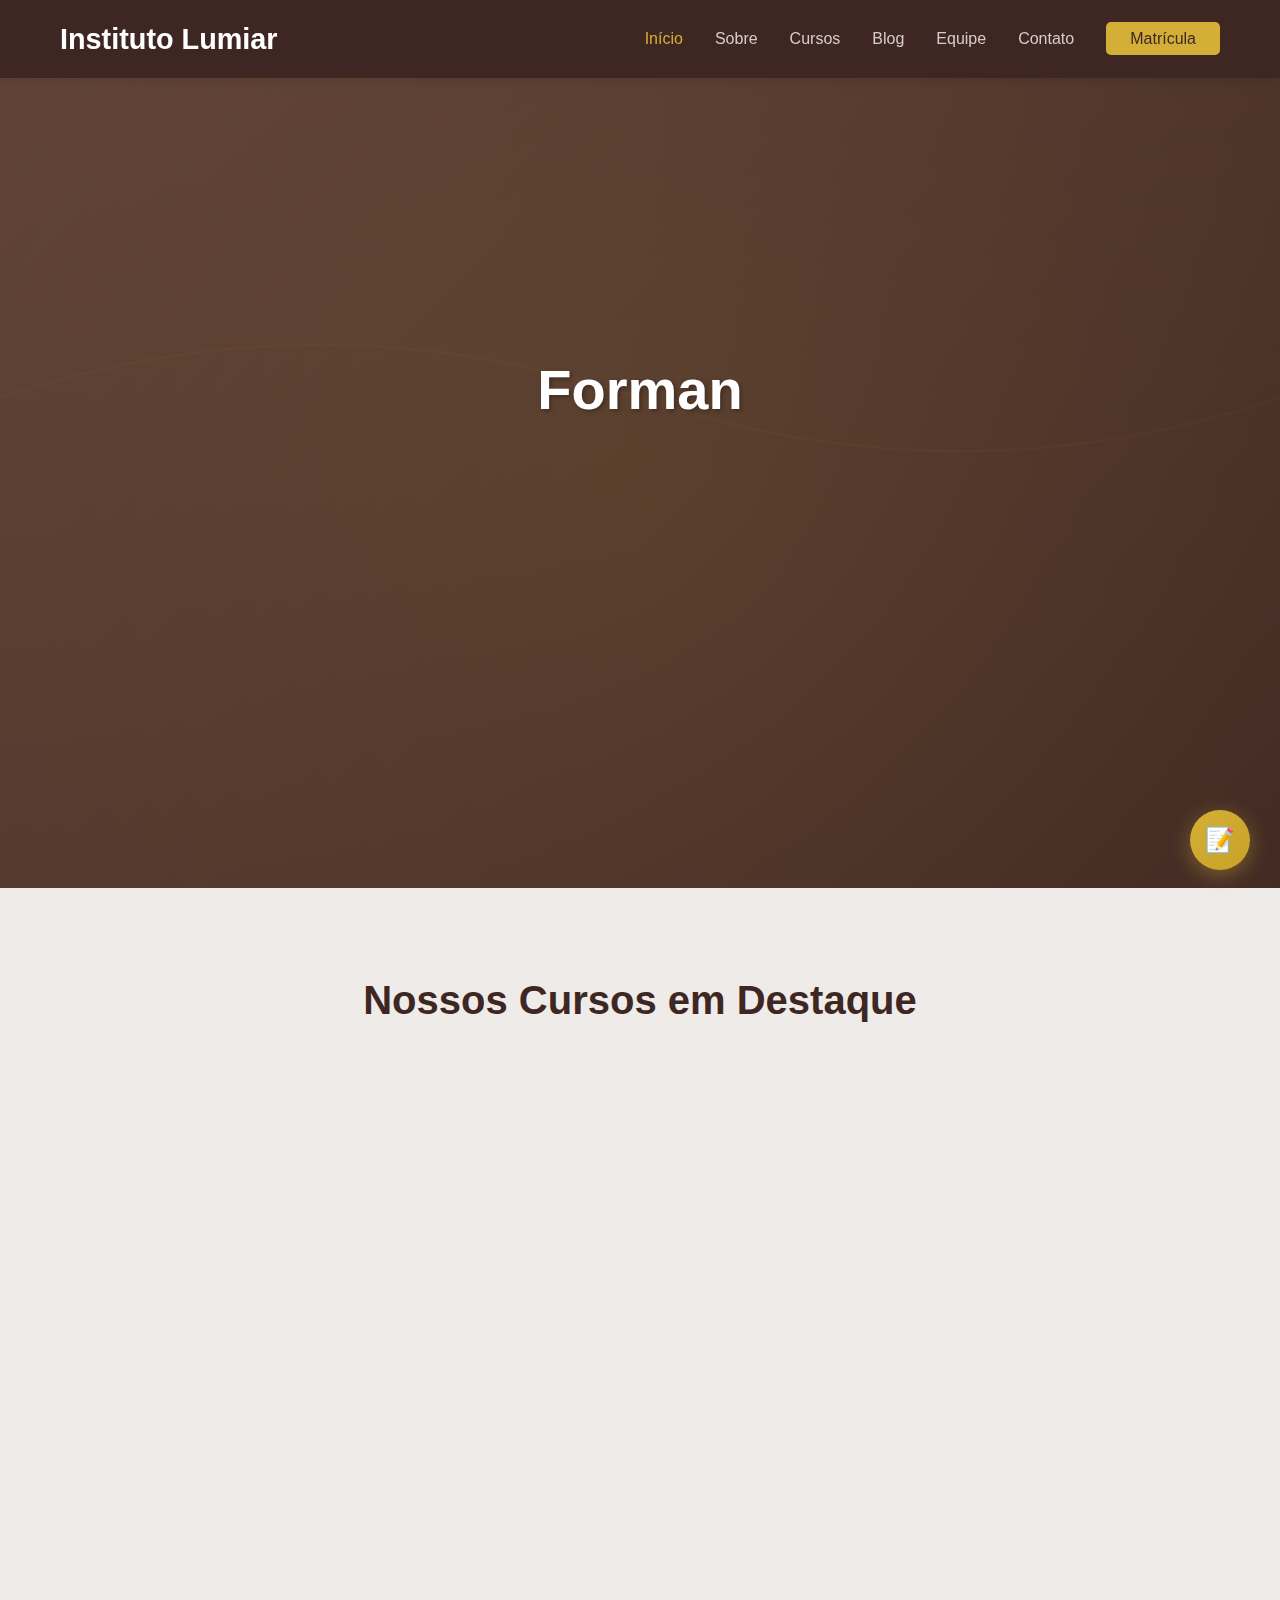
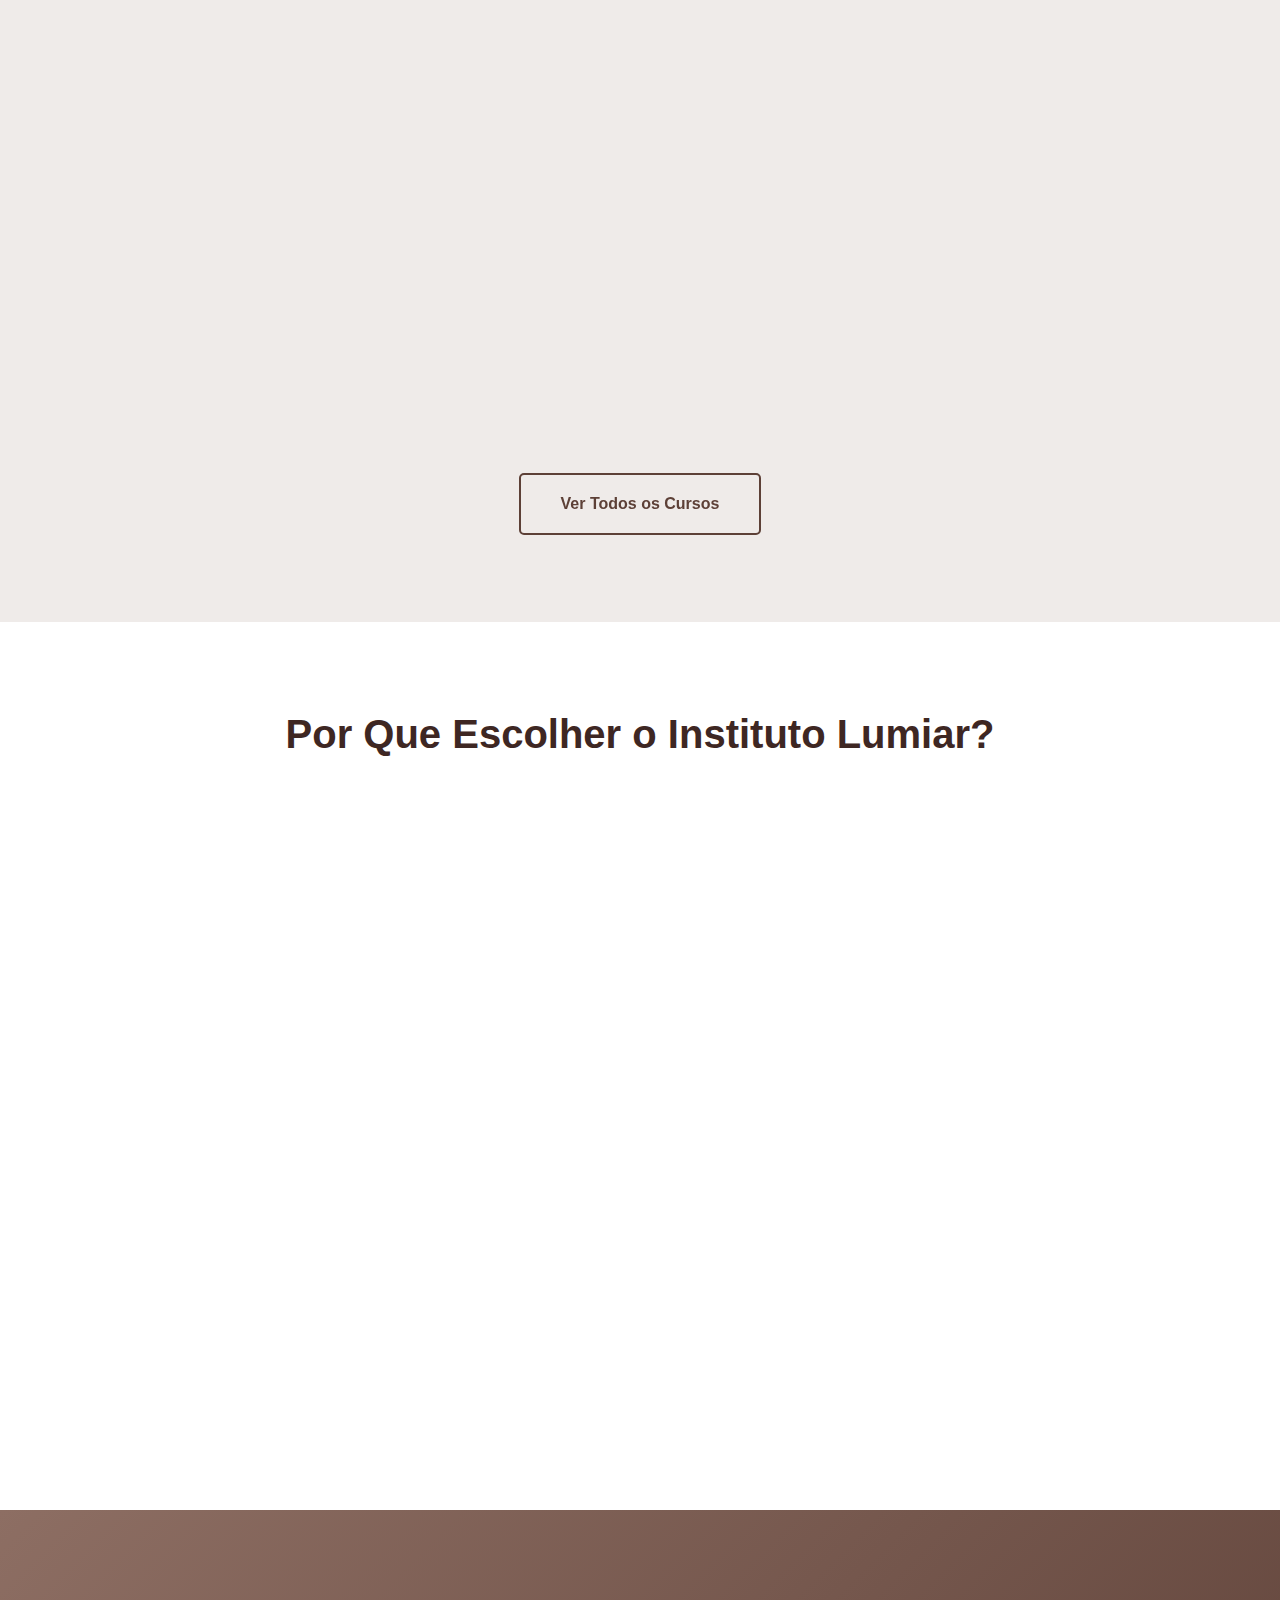
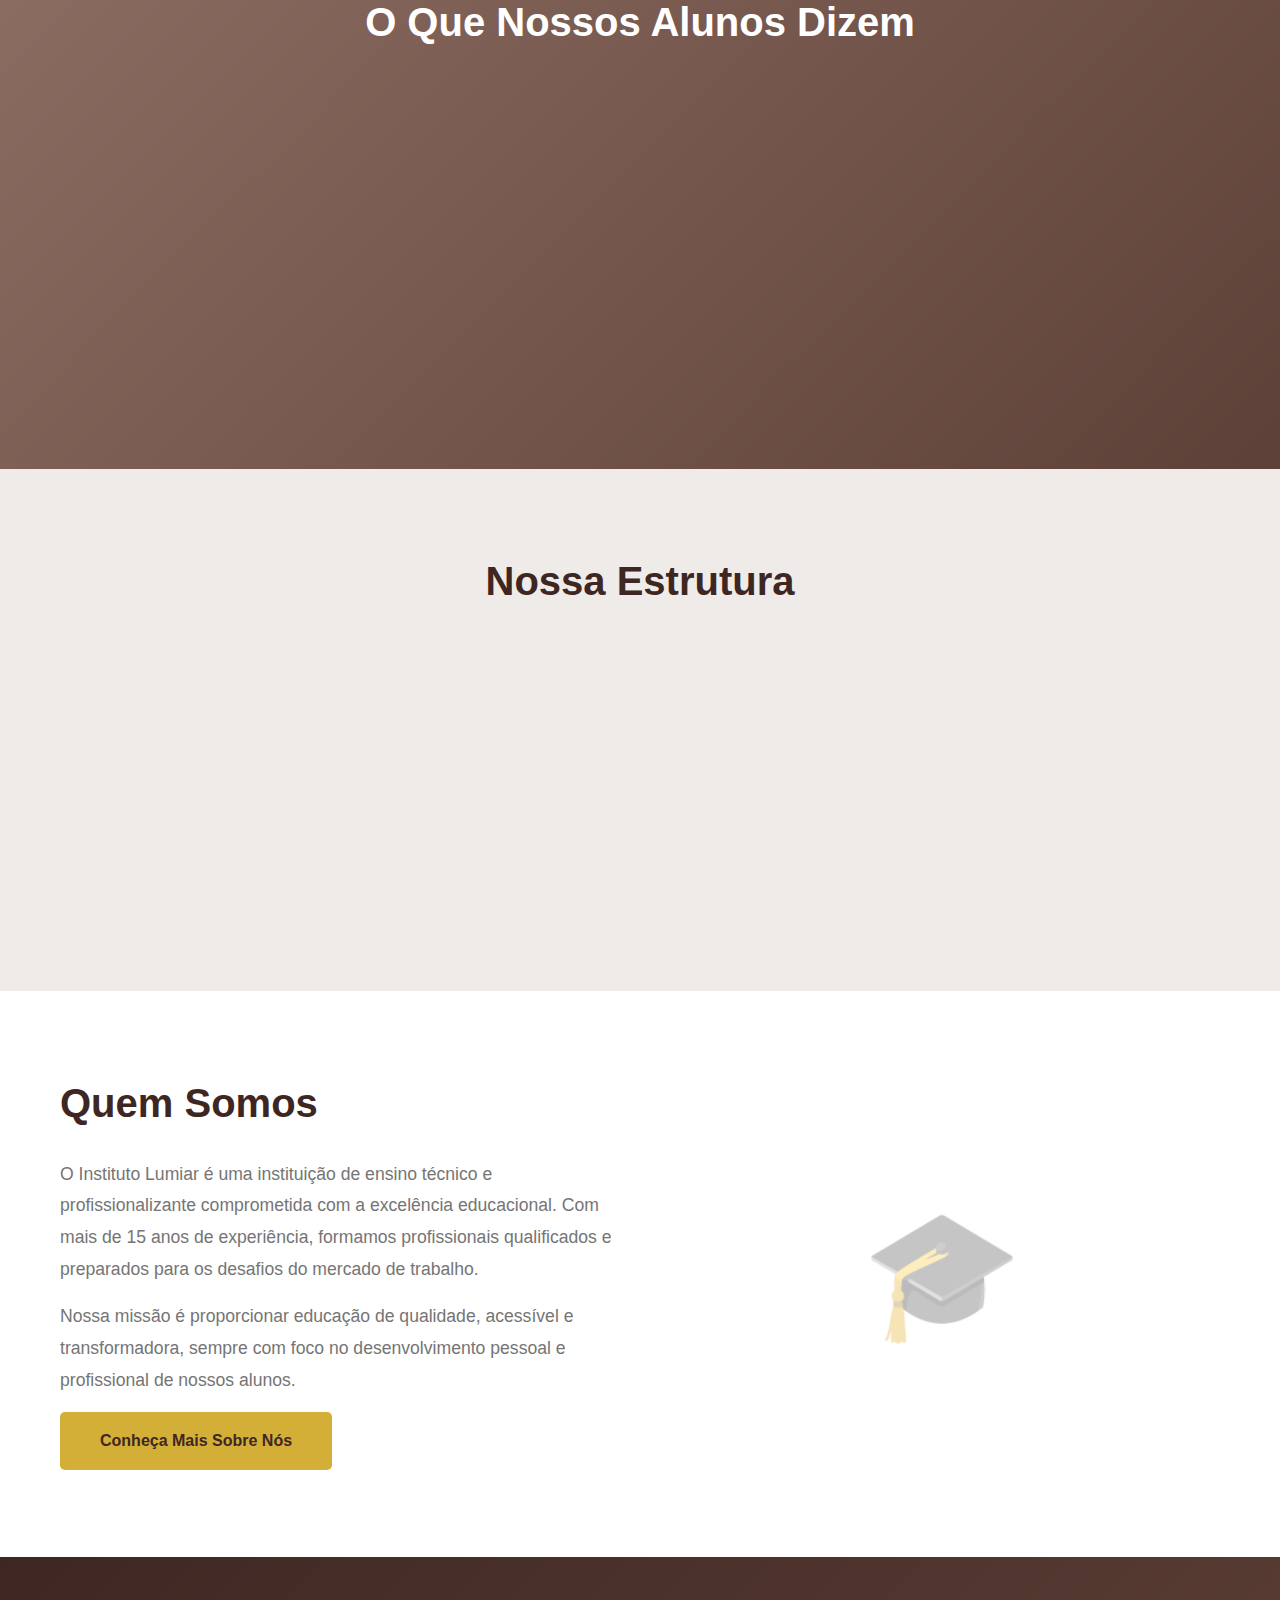
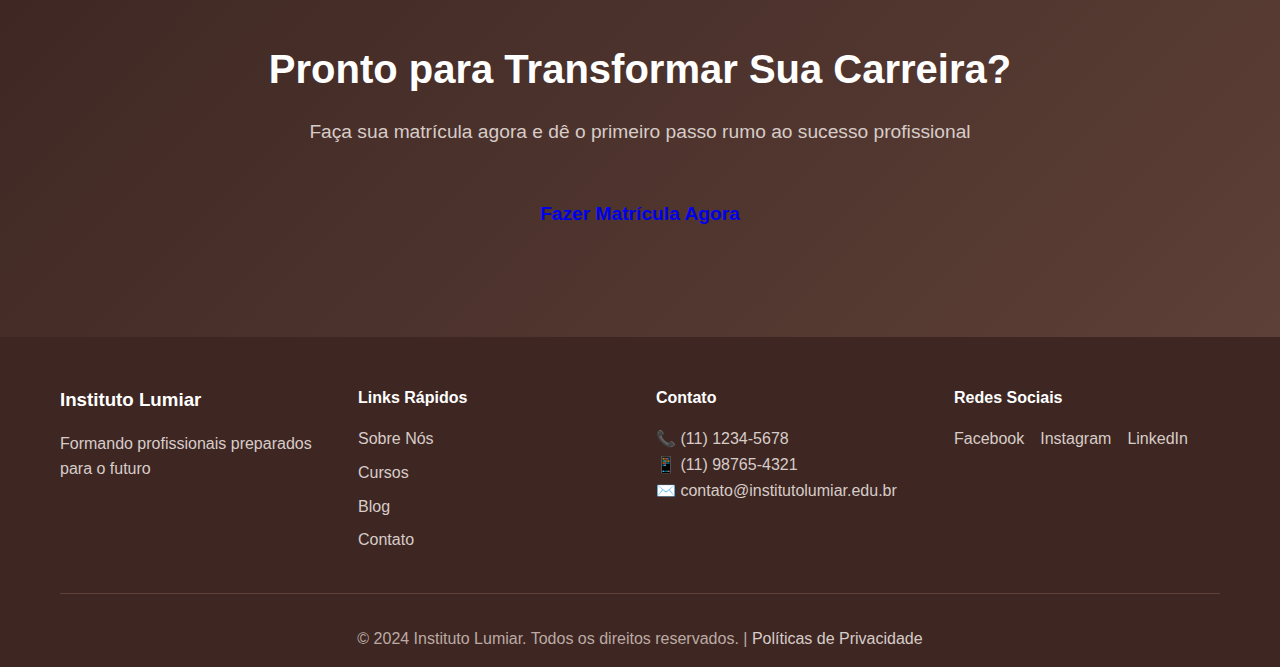
<file: index.html>
<!DOCTYPE html>
<html lang="pt-BR">
<head>
    <meta charset="UTF-8">
    <meta name="viewport" content="width=device-width, initial-scale=1.0">
    <title>Instituto Lumiar - Formando Profissionais Preparados para o Futuro</title>
    <link rel="stylesheet" href="styles/home.css">
    <link rel="stylesheet" href="styles/animations.css">
</head>
<body>
    <!-- Page Loader -->
    <div class="page-loader"></div>
    <!-- Navegação -->
    <nav class="navbar">
        <div class="container">
            <div class="logo">
                <h1>Instituto Lumiar</h1>
            </div>
            <ul class="nav-menu">
                <li><a href="index.html" class="active">Início</a></li>
                <li><a href="sobre.html">Sobre</a></li>
                <li><a href="cursos.html">Cursos</a></li>
                <li><a href="blog.html">Blog</a></li>
                <li><a href="equipe.html">Equipe</a></li>
                <li><a href="contato.html">Contato</a></li>
                <li><a href="matricula.html" class="cta-nav">Matrícula</a></li>
            </ul>
            <div class="hamburger">
                <span></span>
                <span></span>
                <span></span>
            </div>
        </div>
    </nav>

    <!-- Hero Banner -->
    <section class="hero">
        <div class="hero-content">
            <h1 class="hero-title">Formando Profissionais Preparados para o Futuro</h1>
            <p class="hero-subtitle">Transforme sua carreira com educação de qualidade e certificação reconhecida</p>
            <div class="hero-buttons">
                <a href="cursos.html" class="btn btn-primary">Ver Cursos</a>
                <a href="matricula.html" class="btn btn-secondary">Fazer Matrícula</a>
            </div>
        </div>
        <div class="hero-overlay"></div>
    </section>

    <!-- Cursos em Destaque -->
    <section class="featured-courses">
        <div class="container">
            <h2 class="section-title">Nossos Cursos em Destaque</h2>
            <div class="courses-grid">
                <div class="course-card">
                    <div class="course-image">
                        <div class="course-placeholder">📚</div>
                    </div>
                    <div class="course-content">
                        <h3>Técnico em Informática</h3>
                        <p>Formação completa em tecnologia da informação com foco prático</p>
                        <div class="course-info">
                            <span class="duration">⏱ 18 meses</span>
                            <span class="modality">💻 Presencial</span>
                        </div>
                        <a href="curso-detalhe.html?curso=informatica" class="btn-course">Ver Detalhes</a>
                    </div>
                </div>
                <div class="course-card">
                    <div class="course-image">
                        <div class="course-placeholder">💼</div>
                    </div>
                    <div class="course-content">
                        <h3>Administração Empresarial</h3>
                        <p>Desenvolva habilidades gerenciais e estratégicas para o mercado</p>
                        <div class="course-info">
                            <span class="duration">⏱ 24 meses</span>
                            <span class="modality">💻 Híbrido</span>
                        </div>
                        <a href="curso-detalhe.html?curso=administracao" class="btn-course">Ver Detalhes</a>
                    </div>
                </div>
                <div class="course-card">
                    <div class="course-image">
                        <div class="course-placeholder">🎨</div>
                    </div>
                    <div class="course-content">
                        <h3>Design Gráfico</h3>
                        <p>Crie projetos visuais impactantes com ferramentas profissionais</p>
                        <div class="course-info">
                            <span class="duration">⏱ 12 meses</span>
                            <span class="modality">💻 Online</span>
                        </div>
                        <a href="curso-detalhe.html?curso=design" class="btn-course">Ver Detalhes</a>
                    </div>
                </div>
                <div class="course-card">
                    <div class="course-image">
                        <div class="course-placeholder">🔧</div>
                    </div>
                    <div class="course-content">
                        <h3>Mecânica Automotiva</h3>
                        <p>Especialização completa em manutenção e reparo de veículos</p>
                        <div class="course-info">
                            <span class="duration">⏱ 20 meses</span>
                            <span class="modality">💻 Presencial</span>
                        </div>
                        <a href="curso-detalhe.html?curso=mecanica" class="btn-course">Ver Detalhes</a>
                    </div>
                </div>
                <div class="course-card">
                    <div class="course-image">
                        <div class="course-placeholder">🍳</div>
                    </div>
                    <div class="course-content">
                        <h3>Gastronomia</h3>
                        <p>Domine técnicas culinárias e gestão de restaurantes</p>
                        <div class="course-info">
                            <span class="duration">⏱ 16 meses</span>
                            <span class="modality">💻 Presencial</span>
                        </div>
                        <a href="curso-detalhe.html?curso=gastronomia" class="btn-course">Ver Detalhes</a>
                    </div>
                </div>
                <div class="course-card">
                    <div class="course-image">
                        <div class="course-placeholder">💉</div>
                    </div>
                    <div class="course-content">
                        <h3>Enfermagem</h3>
                        <p>Formação técnica em cuidados de saúde e assistência</p>
                        <div class="course-info">
                            <span class="duration">⏱ 24 meses</span>
                            <span class="modality">💻 Presencial</span>
                        </div>
                        <a href="curso-detalhe.html?curso=enfermagem" class="btn-course">Ver Detalhes</a>
                    </div>
                </div>
            </div>
            <div class="text-center">
                <a href="cursos.html" class="btn btn-outline">Ver Todos os Cursos</a>
            </div>
        </div>
    </section>

    <!-- Benefícios -->
    <section class="benefits">
        <div class="container">
            <h2 class="section-title">Por Que Escolher o Instituto Lumiar?</h2>
            <div class="benefits-grid">
                <div class="benefit-item">
                    <div class="benefit-icon">👨‍🏫</div>
                    <h3>Professores Especializados</h3>
                    <p>Corpo docente com experiência prática e formação acadêmica sólida</p>
                </div>
                <div class="benefit-item">
                    <div class="benefit-icon">🏆</div>
                    <h3>Certificação Reconhecida</h3>
                    <p>Diplomas válidos em todo território nacional e reconhecidos pelo MEC</p>
                </div>
                <div class="benefit-item">
                    <div class="benefit-icon">🏢</div>
                    <h3>Estrutura Moderna</h3>
                    <p>Laboratórios equipados, biblioteca atualizada e salas climatizadas</p>
                </div>
                <div class="benefit-item">
                    <div class="benefit-icon">🤝</div>
                    <h3>Parcerias com Empresas</h3>
                    <p>Rede de estágios e oportunidades de emprego após a conclusão</p>
                </div>
                <div class="benefit-item">
                    <div class="benefit-icon">📱</div>
                    <h3>Plataforma Digital</h3>
                    <p>Acesso a materiais e aulas online 24 horas por dia</p>
                </div>
                <div class="benefit-item">
                    <div class="benefit-icon">💰</div>
                    <h3>Preços Acessíveis</h3>
                    <p>Mensalidades que cabem no seu orçamento com condições especiais</p>
                </div>
            </div>
        </div>
    </section>

    <!-- Depoimentos -->
    <section class="testimonials">
        <div class="container">
            <h2 class="section-title">O Que Nossos Alunos Dizem</h2>
            <div class="testimonials-grid">
                <div class="testimonial-card">
                    <div class="testimonial-stars">⭐⭐⭐⭐⭐</div>
                    <p class="testimonial-text">"O Instituto Lumiar transformou minha carreira. Os professores são excelentes e a estrutura é de primeira!"</p>
                    <div class="testimonial-author">
                        <div class="author-avatar">M</div>
                        <div class="author-info">
                            <strong>Maria Silva</strong>
                            <span>Aluna de Administração</span>
                        </div>
                    </div>
                </div>
                <div class="testimonial-card">
                    <div class="testimonial-stars">⭐⭐⭐⭐⭐</div>
                    <p class="testimonial-text">"Consegui meu primeiro emprego na área logo após concluir o curso. A qualidade do ensino é excepcional."</p>
                    <div class="testimonial-author">
                        <div class="author-avatar">J</div>
                        <div class="author-info">
                            <strong>João Santos</strong>
                            <span>Aluno de Informática</span>
                        </div>
                    </div>
                </div>
                <div class="testimonial-card">
                    <div class="testimonial-stars">⭐⭐⭐⭐⭐</div>
                    <p class="testimonial-text">"A melhor escolha que fiz! Professores dedicados, material atualizado e suporte completo."</p>
                    <div class="testimonial-author">
                        <div class="author-avatar">A</div>
                        <div class="author-info">
                            <strong>Ana Costa</strong>
                            <span>Aluna de Design Gráfico</span>
                        </div>
                    </div>
                </div>
            </div>
        </div>
    </section>

    <!-- Galeria -->
    <section class="gallery">
        <div class="container">
            <h2 class="section-title">Nossa Estrutura</h2>
            <div class="gallery-grid">
                <div class="gallery-item">
                    <div class="gallery-placeholder">🏫</div>
                    <p>Fachada Principal</p>
                </div>
                <div class="gallery-item">
                    <div class="gallery-placeholder">💻</div>
                    <p>Laboratório de Informática</p>
                </div>
                <div class="gallery-item">
                    <div class="gallery-placeholder">📚</div>
                    <p>Biblioteca</p>
                </div>
                <div class="gallery-item">
                    <div class="gallery-placeholder">🎓</div>
                    <p>Auditório</p>
                </div>
            </div>
        </div>
    </section>

    <!-- Quem Somos (Resumo) -->
    <section class="about-preview">
        <div class="container">
            <div class="about-content">
                <div class="about-text">
                    <h2>Quem Somos</h2>
                    <p>O Instituto Lumiar é uma instituição de ensino técnico e profissionalizante comprometida com a excelência educacional. Com mais de 15 anos de experiência, formamos profissionais qualificados e preparados para os desafios do mercado de trabalho.</p>
                    <p>Nossa missão é proporcionar educação de qualidade, acessível e transformadora, sempre com foco no desenvolvimento pessoal e profissional de nossos alunos.</p>
                    <a href="sobre.html" class="btn btn-primary">Conheça Mais Sobre Nós</a>
                </div>
                <div class="about-image">
                    <div class="about-placeholder">🎓</div>
                </div>
            </div>
        </div>
    </section>

    <!-- CTA Final -->
    <section class="cta-section">
        <div class="container">
            <h2>Pronto para Transformar Sua Carreira?</h2>
            <p>Faça sua matrícula agora e dê o primeiro passo rumo ao sucesso profissional</p>
            <a href="matricula.html" class="btn btn-large">Fazer Matrícula Agora</a>
        </div>
    </section>

    <!-- Footer -->
    <footer class="footer">
        <div class="container">
            <div class="footer-content">
                <div class="footer-section">
                    <h3>Instituto Lumiar</h3>
                    <p>Formando profissionais preparados para o futuro</p>
                </div>
                <div class="footer-section">
                    <h4>Links Rápidos</h4>
                    <ul>
                        <li><a href="sobre.html">Sobre Nós</a></li>
                        <li><a href="cursos.html">Cursos</a></li>
                        <li><a href="blog.html">Blog</a></li>
                        <li><a href="contato.html">Contato</a></li>
                    </ul>
                </div>
                <div class="footer-section">
                    <h4>Contato</h4>
                    <p>📞 (11) 1234-5678</p>
                    <p>📱 (11) 98765-4321</p>
                    <p>✉️ contato@institutolumiar.edu.br</p>
                </div>
                <div class="footer-section">
                    <h4>Redes Sociais</h4>
                    <div class="social-links">
                        <a href="#">Facebook</a>
                        <a href="#">Instagram</a>
                        <a href="#">LinkedIn</a>
                    </div>
                </div>
            </div>
            <div class="footer-bottom">
                <p>&copy; 2024 Instituto Lumiar. Todos os direitos reservados. | <a href="politicas.html">Políticas de Privacidade</a></p>
            </div>
        </div>
    </footer>

    <script src="script.js"></script>
    <script src="animations.js"></script>
</body>
</html>
</file>
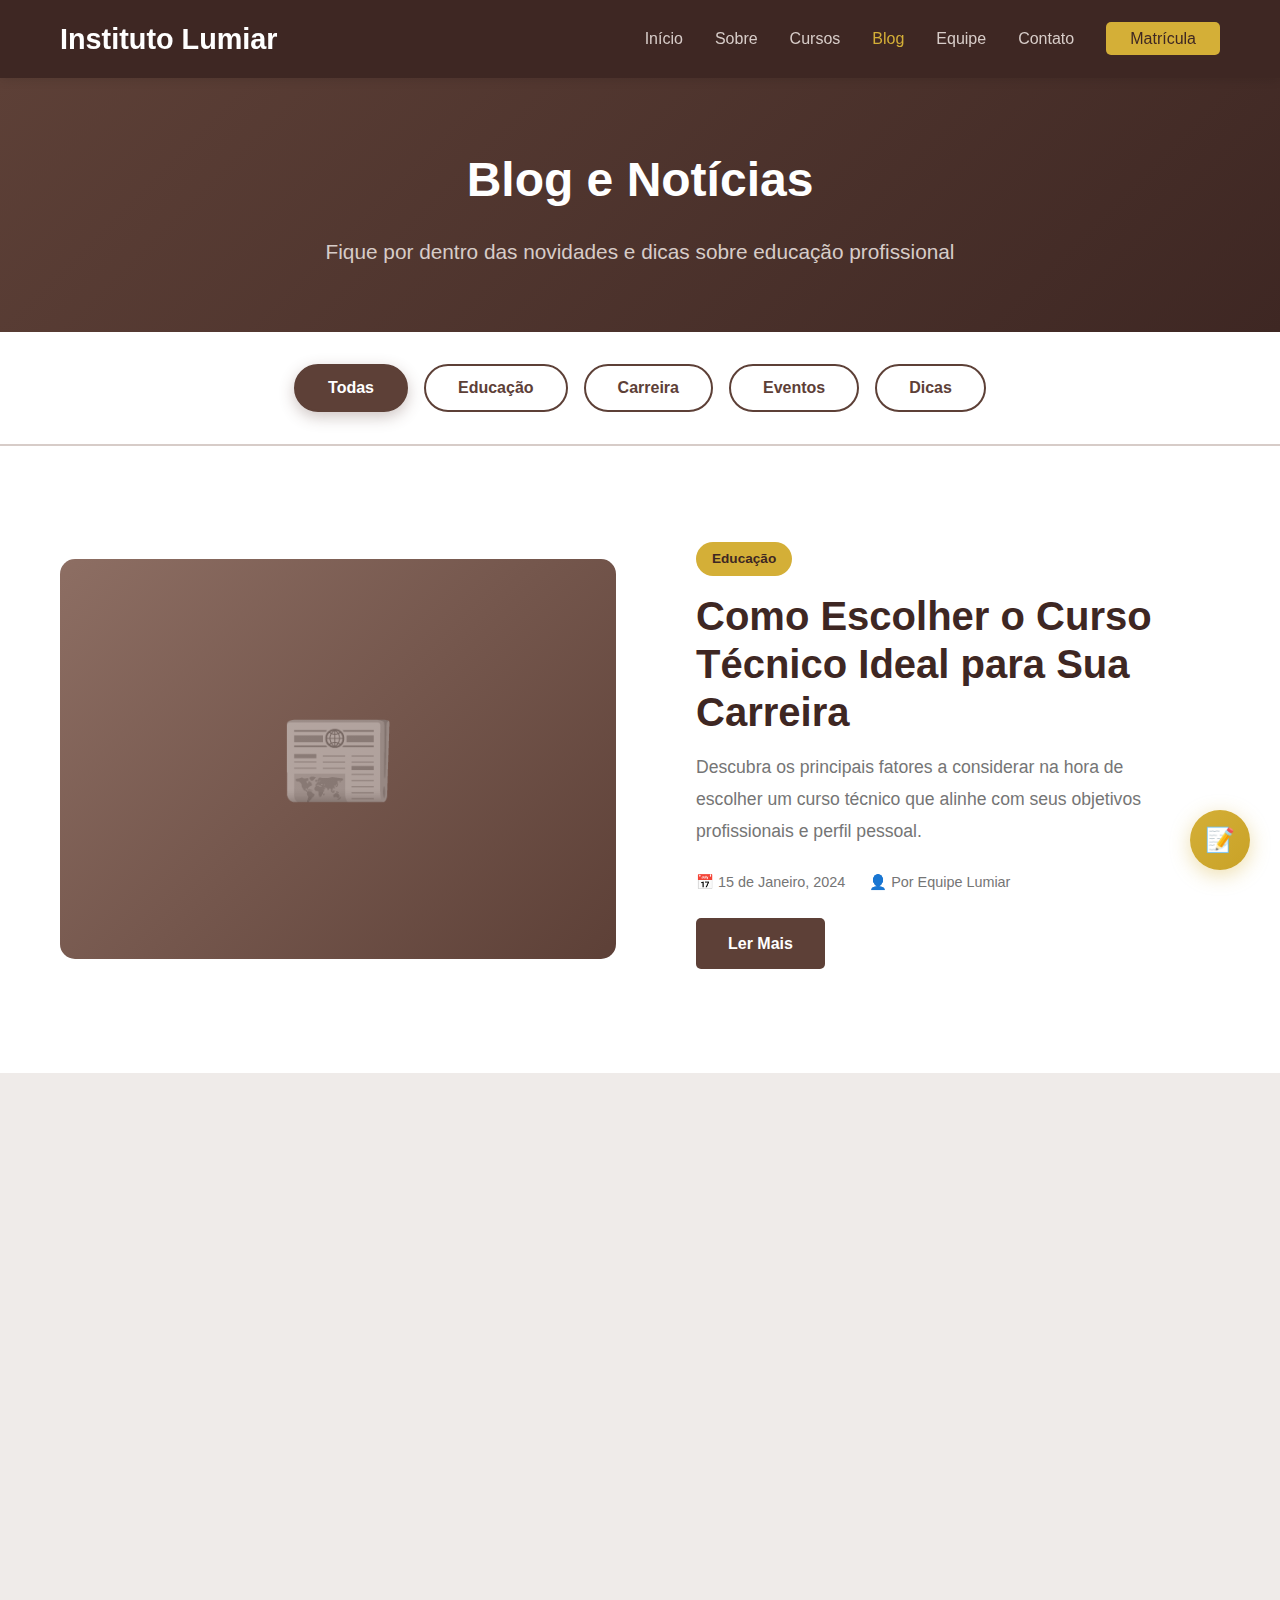
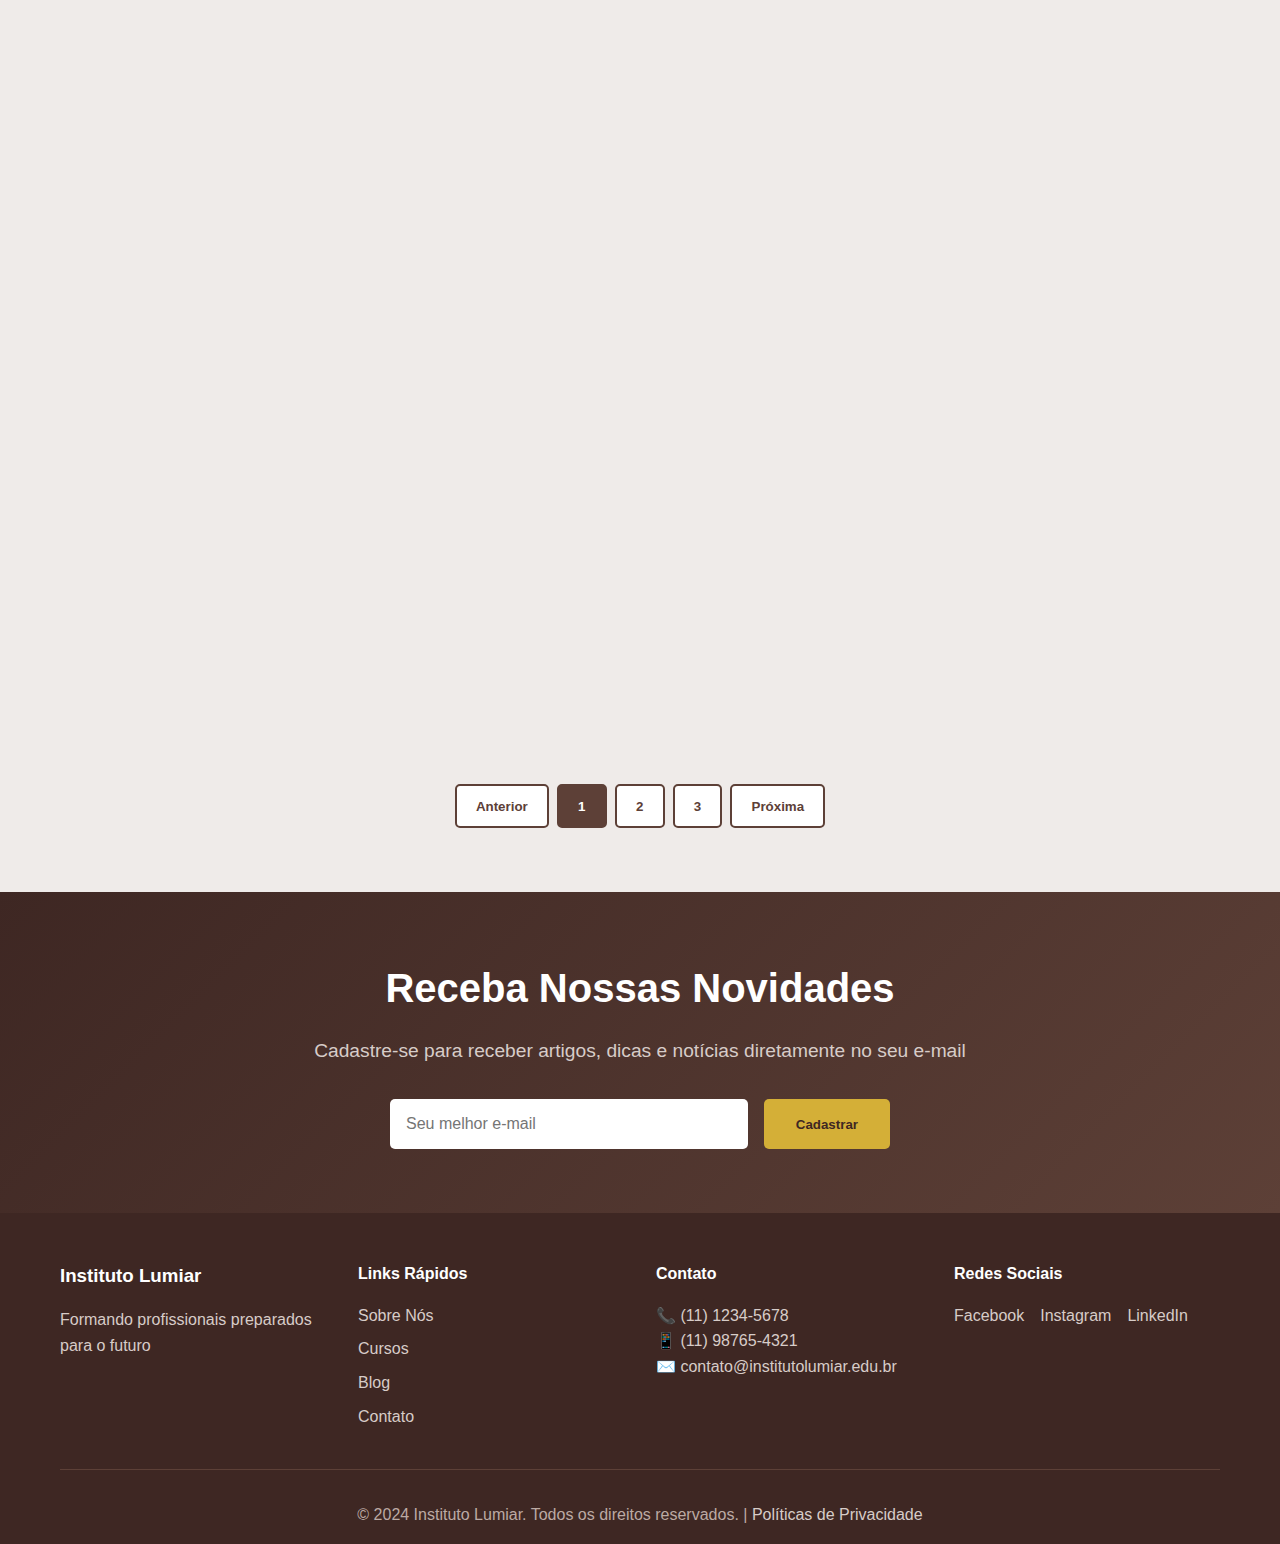
<file: blog.html>
<!DOCTYPE html>
<html lang="pt-BR">
<head>
    <meta charset="UTF-8">
    <meta name="viewport" content="width=device-width, initial-scale=1.0">
    <title>Blog - Instituto Lumiar</title>
    <link rel="stylesheet" href="styles/blog.css">
    <link rel="stylesheet" href="styles/animations.css">
</head>
<body>
    <!-- Page Loader -->
    <div class="page-loader"></div>
    <!-- Navegação -->
    <nav class="navbar">
        <div class="container">
            <div class="logo">
                <h1>Instituto Lumiar</h1>
            </div>
            <ul class="nav-menu">
                <li><a href="index.html">Início</a></li>
                <li><a href="sobre.html">Sobre</a></li>
                <li><a href="cursos.html">Cursos</a></li>
                <li><a href="blog.html" class="active">Blog</a></li>
                <li><a href="equipe.html">Equipe</a></li>
                <li><a href="contato.html">Contato</a></li>
                <li><a href="matricula.html" class="cta-nav">Matrícula</a></li>
            </ul>
            <div class="hamburger">
                <span></span>
                <span></span>
                <span></span>
            </div>
        </div>
    </nav>

    <!-- Hero -->
    <section class="page-hero">
        <div class="container">
            <h1>Blog e Notícias</h1>
            <p>Fique por dentro das novidades e dicas sobre educação profissional</p>
        </div>
    </section>

    <!-- Categorias -->
    <section class="categories-section">
        <div class="container">
            <div class="categories">
                <button class="category-btn active" data-category="all">Todas</button>
                <button class="category-btn" data-category="educacao">Educação</button>
                <button class="category-btn" data-category="carreira">Carreira</button>
                <button class="category-btn" data-category="eventos">Eventos</button>
                <button class="category-btn" data-category="dicas">Dicas</button>
            </div>
        </div>
    </section>

    <!-- Destaque -->
    <section class="featured-post">
        <div class="container">
            <div class="featured-content">
                <div class="featured-image">
                    <div class="image-placeholder">📰</div>
                </div>
                <div class="featured-text">
                    <span class="post-category">Educação</span>
                    <h2>Como Escolher o Curso Técnico Ideal para Sua Carreira</h2>
                    <p class="post-excerpt">Descubra os principais fatores a considerar na hora de escolher um curso técnico que alinhe com seus objetivos profissionais e perfil pessoal.</p>
                    <div class="post-meta">
                        <span>📅 15 de Janeiro, 2024</span>
                        <span>👤 Por Equipe Lumiar</span>
                    </div>
                    <a href="#" class="btn-read-more">Ler Mais</a>
                </div>
            </div>
        </div>
    </section>

    <!-- Lista de Posts -->
    <section class="posts-section">
        <div class="container">
            <div class="posts-grid">
                <!-- Post 1 -->
                <article class="post-card" data-category="carreira">
                    <div class="post-image">
                        <div class="image-placeholder">💼</div>
                    </div>
                    <div class="post-content">
                        <span class="post-category">Carreira</span>
                        <h3>5 Tendências do Mercado de Trabalho em 2024</h3>
                        <p class="post-excerpt">Conheça as principais tendências que estão moldando o mercado de trabalho e como se preparar para as oportunidades.</p>
                        <div class="post-meta">
                            <span>📅 10 de Janeiro, 2024</span>
                        </div>
                        <a href="#" class="btn-read-more">Ler Mais</a>
                    </div>
                </article>

                <!-- Post 2 -->
                <article class="post-card" data-category="eventos">
                    <div class="post-image">
                        <div class="image-placeholder">🎓</div>
                    </div>
                    <div class="post-content">
                        <span class="post-category">Eventos</span>
                        <h3>Feira de Profissões 2024: Confira os Destaques</h3>
                        <p class="post-excerpt">Relato completo da nossa Feira de Profissões, com palestras, workshops e oportunidades de networking.</p>
                        <div class="post-meta">
                            <span>📅 5 de Janeiro, 2024</span>
                        </div>
                        <a href="#" class="btn-read-more">Ler Mais</a>
                    </div>
                </article>

                <!-- Post 3 -->
                <article class="post-card" data-category="dicas">
                    <div class="post-image">
                        <div class="image-placeholder">💡</div>
                    </div>
                    <div class="post-content">
                        <span class="post-category">Dicas</span>
                        <h3>Como Organizar seus Estudos: Guia Completo</h3>
                        <p class="post-excerpt">Técnicas e estratégias comprovadas para melhorar seu rendimento nos estudos e alcançar melhores resultados.</p>
                        <div class="post-meta">
                            <span>📅 28 de Dezembro, 2023</span>
                        </div>
                        <a href="#" class="btn-read-more">Ler Mais</a>
                    </div>
                </article>

                <!-- Post 4 -->
                <article class="post-card" data-category="educacao">
                    <div class="post-image">
                        <div class="image-placeholder">📚</div>
                    </div>
                    <div class="post-content">
                        <span class="post-category">Educação</span>
                        <h3>A Importância da Educação Técnica no Brasil</h3>
                        <p class="post-excerpt">Entenda como a educação técnica profissionalizante contribui para o desenvolvimento econômico e social do país.</p>
                        <div class="post-meta">
                            <span>📅 20 de Dezembro, 2023</span>
                        </div>
                        <a href="#" class="btn-read-more">Ler Mais</a>
                    </div>
                </article>

                <!-- Post 5 -->
                <article class="post-card" data-category="carreira">
                    <div class="post-image">
                        <div class="image-placeholder">🚀</div>
                    </div>
                    <div class="post-content">
                        <span class="post-category">Carreira</span>
                        <h3>Networking: Como Construir uma Rede Profissional</h3>
                        <p class="post-excerpt">Dicas práticas para desenvolver relacionamentos profissionais que podem abrir portas na sua carreira.</p>
                        <div class="post-meta">
                            <span>📅 15 de Dezembro, 2023</span>
                        </div>
                        <a href="#" class="btn-read-more">Ler Mais</a>
                    </div>
                </article>

                <!-- Post 6 -->
                <article class="post-card" data-category="dicas">
                    <div class="post-image">
                        <div class="image-placeholder">✅</div>
                    </div>
                    <div class="post-content">
                        <span class="post-category">Dicas</span>
                        <h3>Preparando-se para Entrevistas de Emprego</h3>
                        <p class="post-excerpt">Guia completo com tudo que você precisa saber para se destacar em entrevistas de emprego e conseguir a vaga dos sonhos.</p>
                        <div class="post-meta">
                            <span>📅 10 de Dezembro, 2023</span>
                        </div>
                        <a href="#" class="btn-read-more">Ler Mais</a>
                    </div>
                </article>
            </div>

            <!-- Paginação -->
            <div class="pagination">
                <button class="page-btn">Anterior</button>
                <button class="page-btn active">1</button>
                <button class="page-btn">2</button>
                <button class="page-btn">3</button>
                <button class="page-btn">Próxima</button>
            </div>
        </div>
    </section>

    <!-- Newsletter -->
    <section class="newsletter-section">
        <div class="container">
            <div class="newsletter-content">
                <h2>Receba Nossas Novidades</h2>
                <p>Cadastre-se para receber artigos, dicas e notícias diretamente no seu e-mail</p>
                <form class="newsletter-form">
                    <input type="email" placeholder="Seu melhor e-mail" required>
                    <button type="submit" class="btn-newsletter">Cadastrar</button>
                </form>
            </div>
        </div>
    </section>

    <!-- Footer -->
    <footer class="footer">
        <div class="container">
            <div class="footer-content">
                <div class="footer-section">
                    <h3>Instituto Lumiar</h3>
                    <p>Formando profissionais preparados para o futuro</p>
                </div>
                <div class="footer-section">
                    <h4>Links Rápidos</h4>
                    <ul>
                        <li><a href="sobre.html">Sobre Nós</a></li>
                        <li><a href="cursos.html">Cursos</a></li>
                        <li><a href="blog.html">Blog</a></li>
                        <li><a href="contato.html">Contato</a></li>
                    </ul>
                </div>
                <div class="footer-section">
                    <h4>Contato</h4>
                    <p>📞 (11) 1234-5678</p>
                    <p>📱 (11) 98765-4321</p>
                    <p>✉️ contato@institutolumiar.edu.br</p>
                </div>
                <div class="footer-section">
                    <h4>Redes Sociais</h4>
                    <div class="social-links">
                        <a href="#">Facebook</a>
                        <a href="#">Instagram</a>
                        <a href="#">LinkedIn</a>
                    </div>
                </div>
            </div>
            <div class="footer-bottom">
                <p>&copy; 2024 Instituto Lumiar. Todos os direitos reservados. | <a href="politicas.html">Políticas de Privacidade</a></p>
            </div>
        </div>
    </footer>

    <script src="script.js"></script>
    <script src="animations.js"></script>
</body>
</html>
</file>
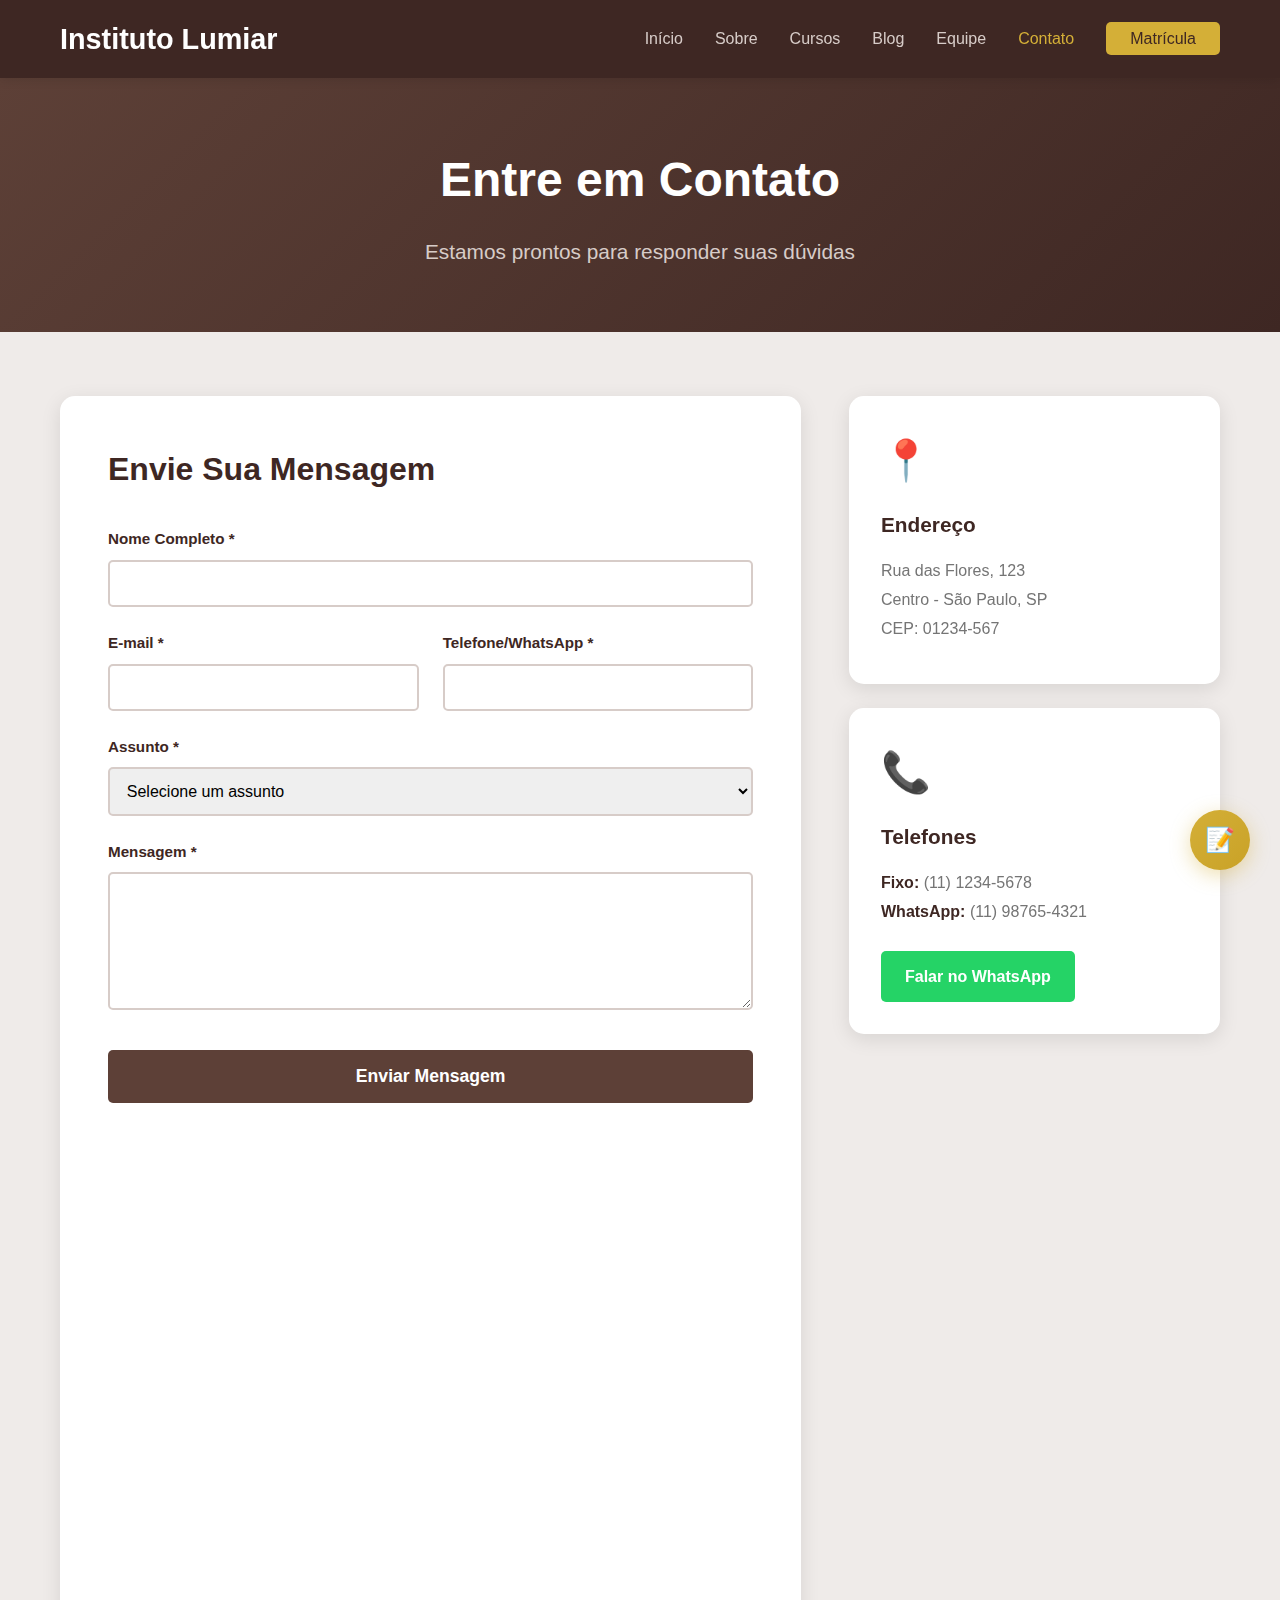
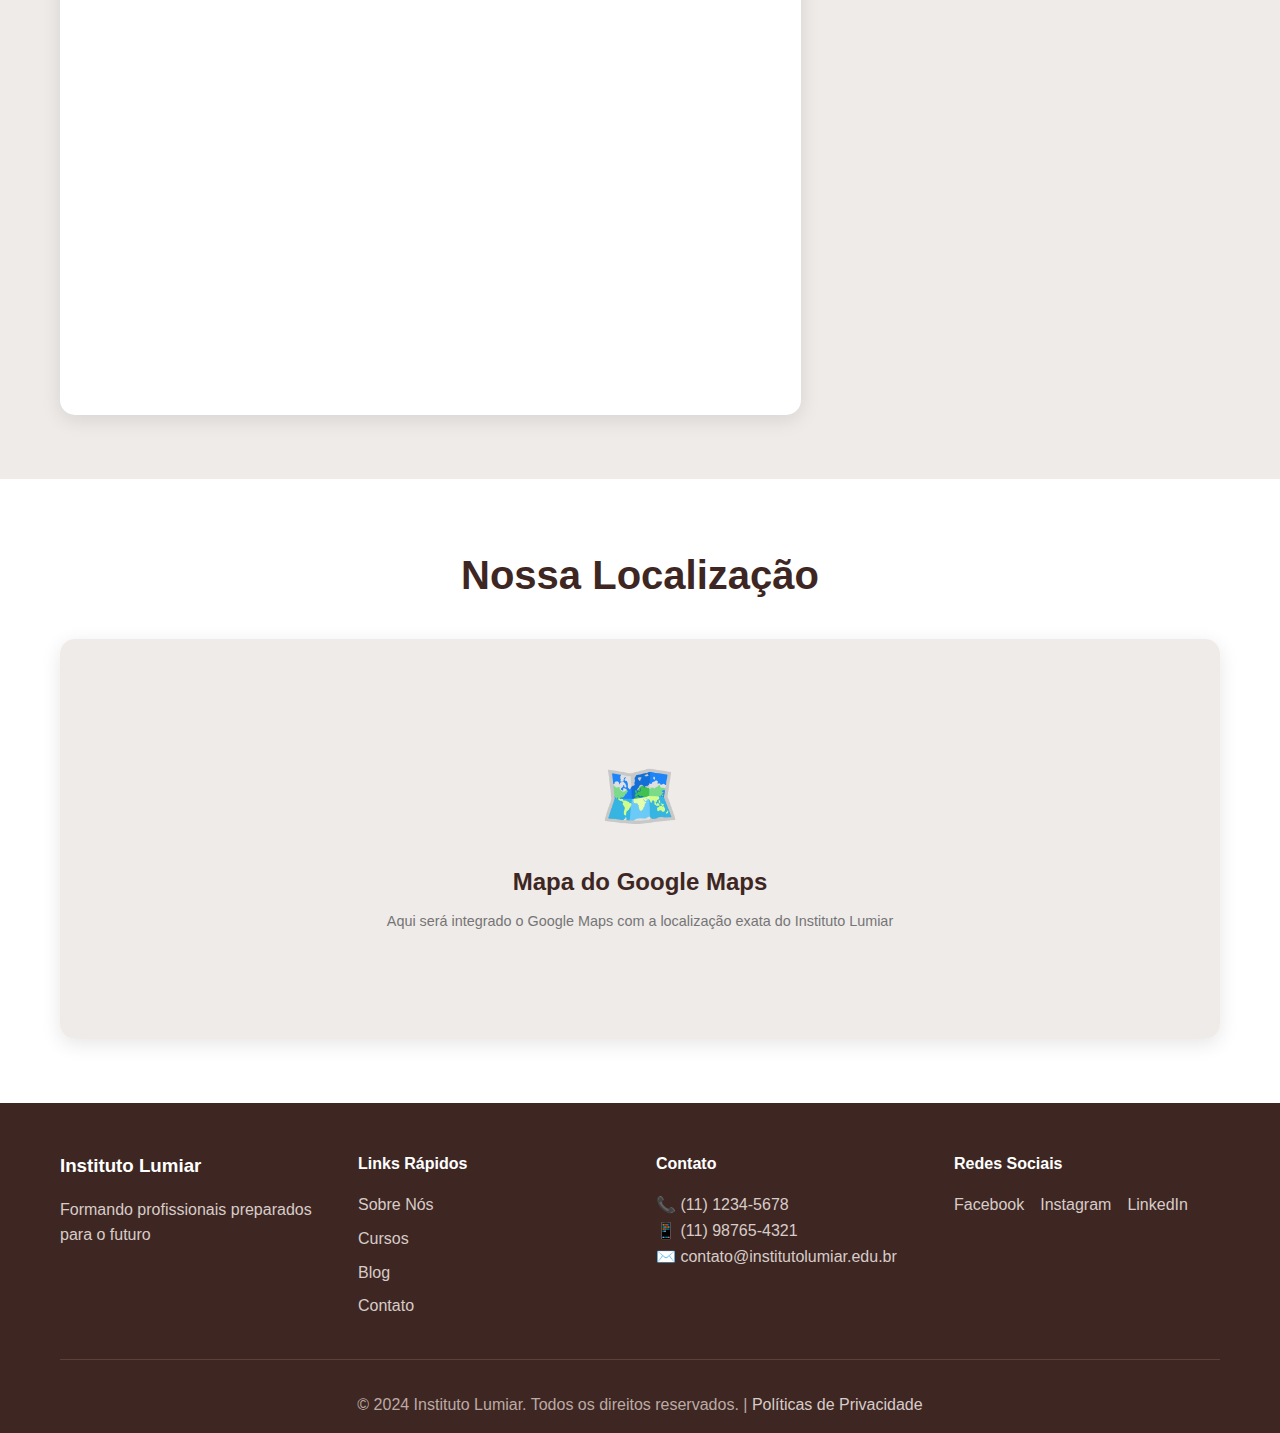
<file: contato.html>
<!DOCTYPE html>
<html lang="pt-BR">
<head>
    <meta charset="UTF-8">
    <meta name="viewport" content="width=device-width, initial-scale=1.0">
    <title>Contato - Instituto Lumiar</title>
    <link rel="stylesheet" href="styles/contato.css">
    <link rel="stylesheet" href="styles/animations.css">
</head>
<body>
    <!-- Page Loader -->
    <div class="page-loader"></div>
    <!-- Navegação -->
    <nav class="navbar">
        <div class="container">
            <div class="logo">
                <h1>Instituto Lumiar</h1>
            </div>
            <ul class="nav-menu">
                <li><a href="index.html">Início</a></li>
                <li><a href="sobre.html">Sobre</a></li>
                <li><a href="cursos.html">Cursos</a></li>
                <li><a href="blog.html">Blog</a></li>
                <li><a href="equipe.html">Equipe</a></li>
                <li><a href="contato.html" class="active">Contato</a></li>
                <li><a href="matricula.html" class="cta-nav">Matrícula</a></li>
            </ul>
            <div class="hamburger">
                <span></span>
                <span></span>
                <span></span>
            </div>
        </div>
    </nav>

    <!-- Hero -->
    <section class="page-hero">
        <div class="container">
            <h1>Entre em Contato</h1>
            <p>Estamos prontos para responder suas dúvidas</p>
        </div>
    </section>

    <!-- Contato -->
    <section class="contact-section">
        <div class="container">
            <div class="contact-layout">
                <!-- Formulário -->
                <div class="contact-form-container">
                    <h2>Envie Sua Mensagem</h2>
                    <form id="contact-form" class="contact-form">
                        <div class="form-group">
                            <label for="nome">Nome Completo *</label>
                            <input type="text" id="nome" name="nome" required>
                        </div>

                        <div class="form-row">
                            <div class="form-group">
                                <label for="email">E-mail *</label>
                                <input type="email" id="email" name="email" required>
                            </div>
                            <div class="form-group">
                                <label for="telefone">Telefone/WhatsApp *</label>
                                <input type="tel" id="telefone" name="telefone" required>
                            </div>
                        </div>

                        <div class="form-group">
                            <label for="assunto">Assunto *</label>
                            <select id="assunto" name="assunto" required>
                                <option value="">Selecione um assunto</option>
                                <option value="matricula">Matrícula</option>
                                <option value="cursos">Informações sobre Cursos</option>
                                <option value="financeiro">Questões Financeiras</option>
                                <option value="outros">Outros</option>
                            </select>
                        </div>

                        <div class="form-group">
                            <label for="mensagem">Mensagem *</label>
                            <textarea id="mensagem" name="mensagem" rows="6" required></textarea>
                        </div>

                        <button type="submit" class="btn-submit">Enviar Mensagem</button>
                    </form>
                </div>

                <!-- Informações de Contato -->
                <div class="contact-info">
                    <div class="info-card">
                        <div class="info-icon">📍</div>
                        <h3>Endereço</h3>
                        <p>Rua das Flores, 123<br>
                        Centro - São Paulo, SP<br>
                        CEP: 01234-567</p>
                    </div>

                    <div class="info-card">
                        <div class="info-icon">📞</div>
                        <h3>Telefones</h3>
                        <p><strong>Fixo:</strong> (11) 1234-5678<br>
                        <strong>WhatsApp:</strong> (11) 98765-4321</p>
                        <a href="https://wa.me/5511987654321" class="btn-whatsapp" target="_blank">Falar no WhatsApp</a>
                    </div>

                    <div class="info-card">
                        <div class="info-icon">✉️</div>
                        <h3>E-mail</h3>
                        <p>contato@institutolumiar.edu.br<br>
                        matricula@institutolumiar.edu.br</p>
                    </div>

                    <div class="info-card">
                        <div class="info-icon">🕐</div>
                        <h3>Horário de Funcionamento</h3>
                        <p><strong>Segunda a Sexta:</strong><br>
                        8h às 18h</p>
                        <p><strong>Sábado:</strong><br>
                        8h às 12h</p>
                        <p><strong>Domingo:</strong><br>
                        Fechado</p>
                    </div>

                    <div class="info-card cta-card">
                        <h3>Pronto para Começar?</h3>
                        <p>Faça sua matrícula agora e garanta sua vaga!</p>
                        <a href="matricula.html" class="btn-enroll">Fazer Matrícula</a>
                    </div>
                </div>
            </div>
        </div>
    </section>

    <!-- Mapa -->
    <section class="map-section">
        <div class="container">
            <h2 class="section-title">Nossa Localização</h2>
            <div class="map-container">
                <div class="map-placeholder">
                    <p>🗺️</p>
                    <p>Mapa do Google Maps</p>
                    <p class="map-note">Aqui será integrado o Google Maps com a localização exata do Instituto Lumiar</p>
                </div>
            </div>
        </div>
    </section>

    <!-- Footer -->
    <footer class="footer">
        <div class="container">
            <div class="footer-content">
                <div class="footer-section">
                    <h3>Instituto Lumiar</h3>
                    <p>Formando profissionais preparados para o futuro</p>
                </div>
                <div class="footer-section">
                    <h4>Links Rápidos</h4>
                    <ul>
                        <li><a href="sobre.html">Sobre Nós</a></li>
                        <li><a href="cursos.html">Cursos</a></li>
                        <li><a href="blog.html">Blog</a></li>
                        <li><a href="contato.html">Contato</a></li>
                    </ul>
                </div>
                <div class="footer-section">
                    <h4>Contato</h4>
                    <p>📞 (11) 1234-5678</p>
                    <p>📱 (11) 98765-4321</p>
                    <p>✉️ contato@institutolumiar.edu.br</p>
                </div>
                <div class="footer-section">
                    <h4>Redes Sociais</h4>
                    <div class="social-links">
                        <a href="#">Facebook</a>
                        <a href="#">Instagram</a>
                        <a href="#">LinkedIn</a>
                    </div>
                </div>
            </div>
            <div class="footer-bottom">
                <p>&copy; 2024 Instituto Lumiar. Todos os direitos reservados. | <a href="politicas.html">Políticas de Privacidade</a></p>
            </div>
        </div>
    </footer>

    <script src="script.js"></script>
    <script src="contato.js"></script>
    <script src="animations.js"></script>
</body>
</html>
</file>
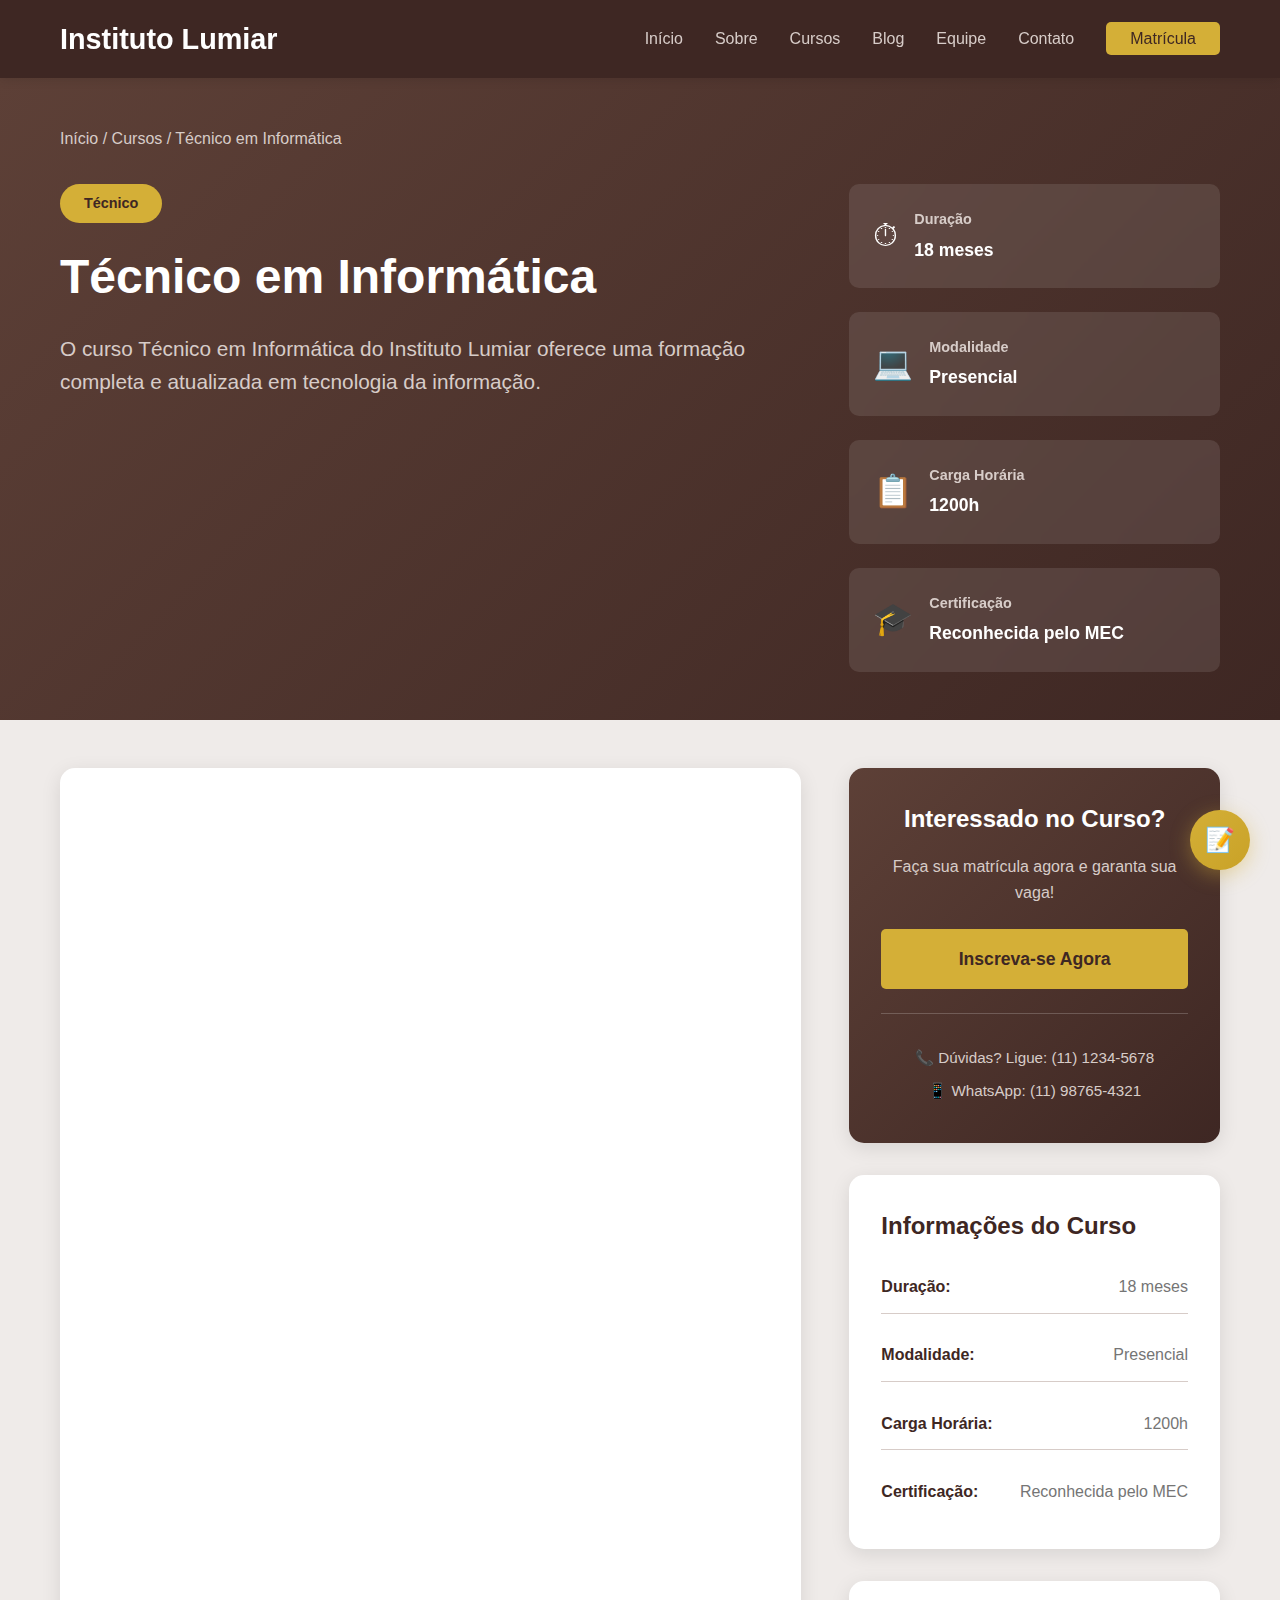
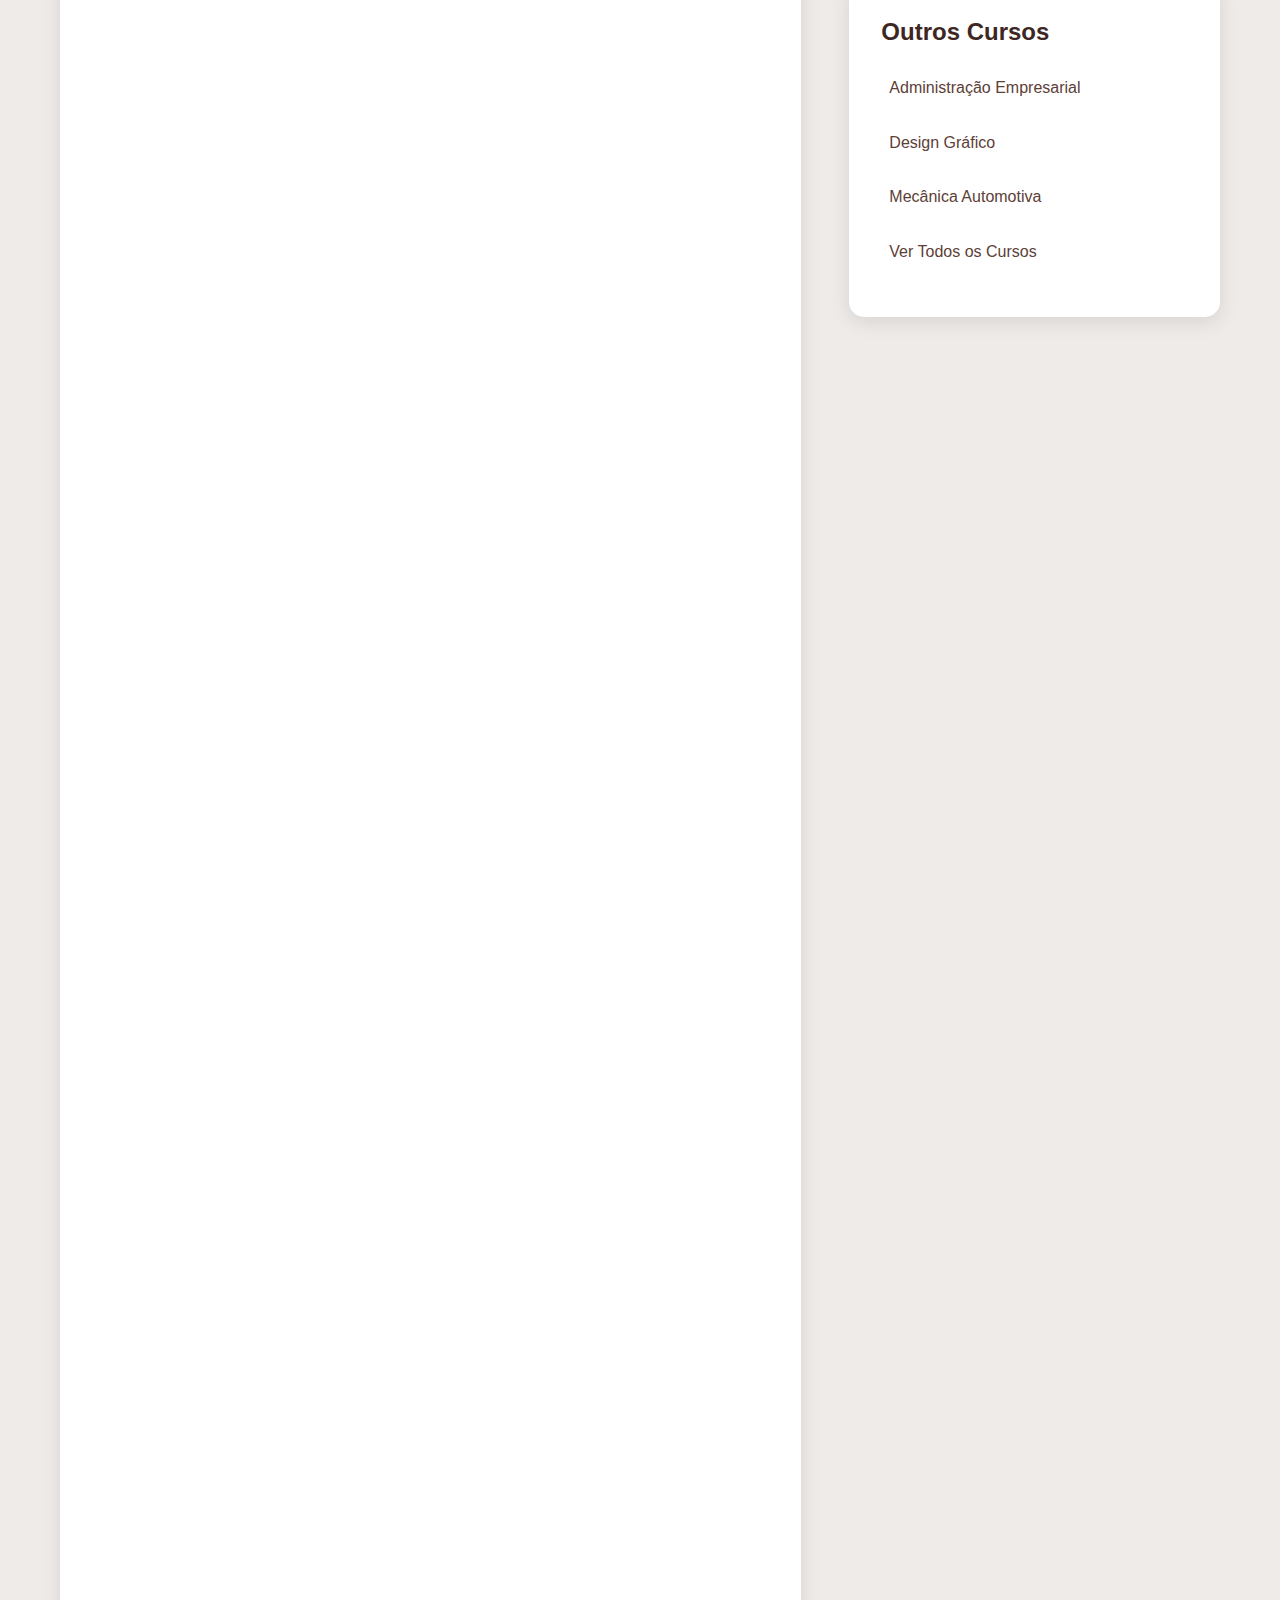
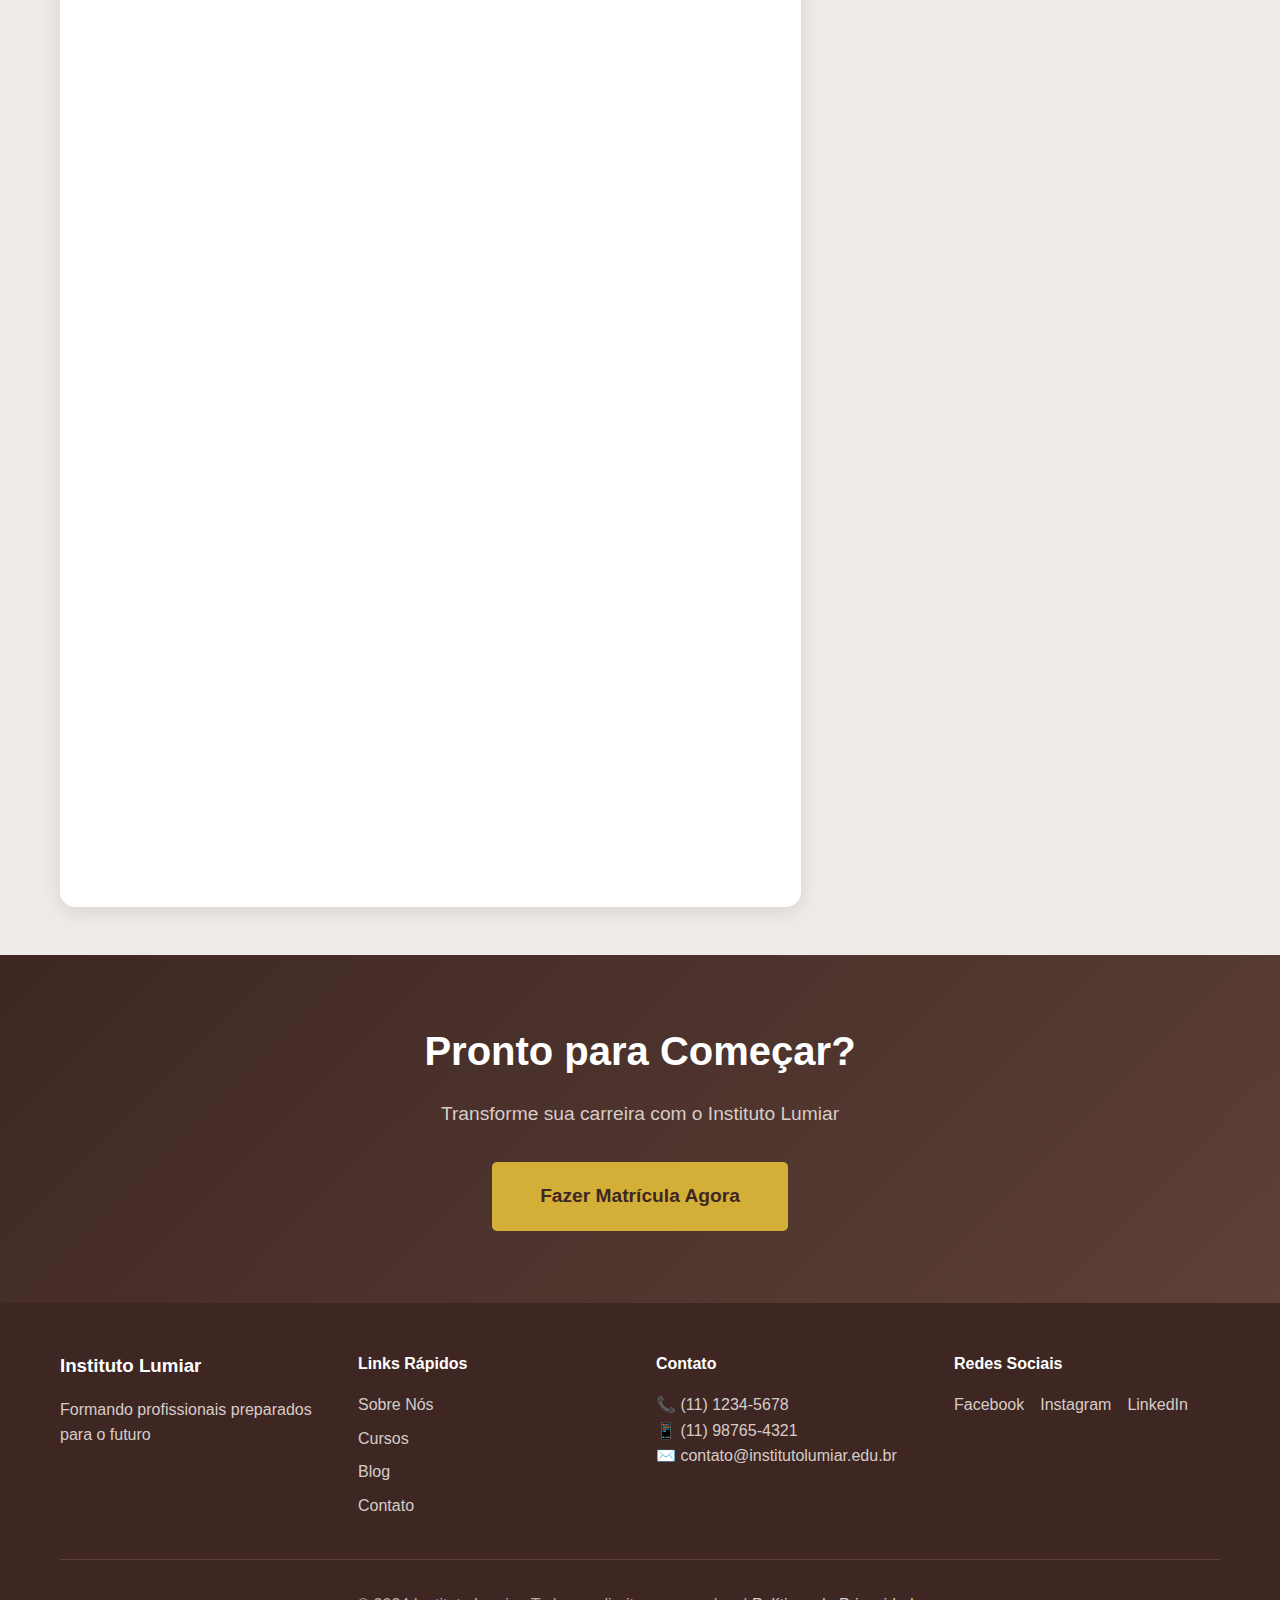
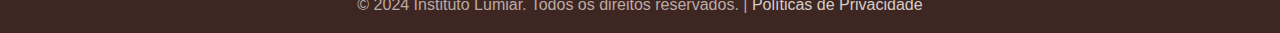
<file: curso-detalhe.html>
<!DOCTYPE html>
<html lang="pt-BR">
<head>
    <meta charset="UTF-8">
    <meta name="viewport" content="width=device-width, initial-scale=1.0">
    <title>Detalhes do Curso - Instituto Lumiar</title>
    <link rel="stylesheet" href="styles/curso-detalhe.css">
    <link rel="stylesheet" href="styles/animations.css">
</head>
<body>
    <!-- Page Loader -->
    <div class="page-loader"></div>
    <!-- Navegação -->
    <nav class="navbar">
        <div class="container">
            <div class="logo">
                <h1>Instituto Lumiar</h1>
            </div>
            <ul class="nav-menu">
                <li><a href="index.html">Início</a></li>
                <li><a href="sobre.html">Sobre</a></li>
                <li><a href="cursos.html">Cursos</a></li>
                <li><a href="blog.html">Blog</a></li>
                <li><a href="equipe.html">Equipe</a></li>
                <li><a href="contato.html">Contato</a></li>
                <li><a href="matricula.html" class="cta-nav">Matrícula</a></li>
            </ul>
            <div class="hamburger">
                <span></span>
                <span></span>
                <span></span>
            </div>
        </div>
    </nav>

    <!-- Hero do Curso -->
    <section class="course-hero" id="course-hero">
        <div class="container">
            <div class="breadcrumb">
                <a href="index.html">Início</a> / <a href="cursos.html">Cursos</a> / <span id="breadcrumb-course">Curso</span>
            </div>
            <div class="course-hero-content">
                <div class="course-title-section">
                    <span class="course-category" id="course-category">Técnico</span>
                    <h1 id="course-name">Nome do Curso</h1>
                    <p class="course-subtitle" id="course-subtitle">Descrição breve do curso</p>
                </div>
                <div class="course-quick-info">
                    <div class="info-item">
                        <div class="info-icon">⏱</div>
                        <div class="info-content">
                            <strong>Duração</strong>
                            <span id="course-duration">18 meses</span>
                        </div>
                    </div>
                    <div class="info-item">
                        <div class="info-icon">💻</div>
                        <div class="info-content">
                            <strong>Modalidade</strong>
                            <span id="course-modality">Presencial</span>
                        </div>
                    </div>
                    <div class="info-item">
                        <div class="info-icon">📋</div>
                        <div class="info-content">
                            <strong>Carga Horária</strong>
                            <span id="course-hours">1200h</span>
                        </div>
                    </div>
                    <div class="info-item">
                        <div class="info-icon">🎓</div>
                        <div class="info-content">
                            <strong>Certificação</strong>
                            <span>Reconhecida pelo MEC</span>
                        </div>
                    </div>
                </div>
            </div>
        </div>
    </section>

    <!-- Conteúdo Principal -->
    <section class="course-content">
        <div class="container">
            <div class="content-layout">
                <!-- Conteúdo Principal -->
                <div class="main-content">
                    <!-- Descrição -->
                    <div class="content-block">
                        <h2>Sobre o Curso</h2>
                        <div id="course-description">
                            <p>Este curso oferece uma formação completa e atualizada, preparando você para os desafios do mercado de trabalho atual. Com metodologia prática e professores especializados, você desenvolverá as competências necessárias para se destacar na sua área de atuação.</p>
                        </div>
                    </div>

                    <!-- O Que Você Vai Aprender -->
                    <div class="content-block">
                        <h2>O Que Você Vai Aprender</h2>
                        <ul class="learning-list" id="course-learning">
                            <li>Conhecimentos fundamentais da área</li>
                            <li>Técnicas práticas e aplicadas</li>
                            <li>Ferramentas profissionais</li>
                            <li>Desenvolvimento de projetos reais</li>
                        </ul>
                    </div>

                    <!-- Grade Curricular -->
                    <div class="content-block">
                        <h2>Grade Curricular</h2>
                        <div class="curriculum" id="course-curriculum">
                            <div class="curriculum-module">
                                <h3>Módulo 1: Fundamentos</h3>
                                <ul>
                                    <li>Introdução à área</li>
                                    <li>Conceitos básicos</li>
                                    <li>Histórico e evolução</li>
                                </ul>
                            </div>
                            <div class="curriculum-module">
                                <h3>Módulo 2: Aprofundamento</h3>
                                <ul>
                                    <li>Técnicas intermediárias</li>
                                    <li>Ferramentas e recursos</li>
                                    <li>Práticas aplicadas</li>
                                </ul>
                            </div>
                            <div class="curriculum-module">
                                <h3>Módulo 3: Especialização</h3>
                                <ul>
                                    <li>Técnicas avançadas</li>
                                    <li>Projetos práticos</li>
                                    <li>Preparação para o mercado</li>
                                </ul>
                            </div>
                        </div>
                    </div>

                    <!-- Pré-requisitos -->
                    <div class="content-block">
                        <h2>Pré-requisitos</h2>
                        <div id="course-prerequisites">
                            <p>Ensino médio completo ou em andamento. Não é necessário conhecimento prévio na área.</p>
                        </div>
                    </div>

                    <!-- Por Que Escolher Este Curso -->
                    <div class="content-block">
                        <h2>Por Que Escolher Este Curso?</h2>
                        <div class="reasons-grid" id="course-reasons">
                            <div class="reason-item">
                                <div class="reason-icon">✅</div>
                                <h4>Professores Especializados</h4>
                                <p>Corpo docente com experiência prática no mercado</p>
                            </div>
                            <div class="reason-item">
                                <div class="reason-icon">✅</div>
                                <h4>Metodologia Prática</h4>
                                <p>Aprenda fazendo com projetos reais</p>
                            </div>
                            <div class="reason-item">
                                <div class="reason-icon">✅</div>
                                <h4>Certificação Reconhecida</h4>
                                <p>Diploma válido em todo território nacional</p>
                            </div>
                            <div class="reason-item">
                                <div class="reason-icon">✅</div>
                                <h4>Suporte Completo</h4>
                                <p>Acompanhamento durante todo o curso</p>
                            </div>
                        </div>
                    </div>

                    <!-- Depoimentos -->
                    <div class="content-block">
                        <h2>Depoimentos de Alunos</h2>
                        <div class="testimonials-grid" id="course-testimonials">
                            <div class="testimonial-item">
                                <div class="testimonial-stars">⭐⭐⭐⭐⭐</div>
                                <p>"Este curso mudou minha vida profissional. Os professores são excelentes e o conteúdo é muito atualizado."</p>
                                <div class="testimonial-author">
                                    <strong>Maria Silva</strong>
                                    <span>Ex-aluna</span>
                                </div>
                            </div>
                            <div class="testimonial-item">
                                <div class="testimonial-stars">⭐⭐⭐⭐⭐</div>
                                <p>"Consegui meu primeiro emprego na área logo após concluir o curso. Recomendo muito!"</p>
                                <div class="testimonial-author">
                                    <strong>João Santos</strong>
                                    <span>Ex-aluno</span>
                                </div>
                            </div>
                        </div>
                    </div>
                </div>

                <!-- Sidebar -->
                <aside class="sidebar">
                    <div class="sidebar-card cta-card">
                        <h3>Interessado no Curso?</h3>
                        <p>Faça sua matrícula agora e garanta sua vaga!</p>
                        <a href="matricula.html" class="btn-enroll">Inscreva-se Agora</a>
                        <div class="cta-info">
                            <p>📞 Dúvidas? Ligue: (11) 1234-5678</p>
                            <p>📱 WhatsApp: (11) 98765-4321</p>
                        </div>
                    </div>

                    <div class="sidebar-card">
                        <h3>Informações do Curso</h3>
                        <div class="info-list">
                            <div class="info-row">
                                <strong>Duração:</strong>
                                <span id="sidebar-duration">18 meses</span>
                            </div>
                            <div class="info-row">
                                <strong>Modalidade:</strong>
                                <span id="sidebar-modality">Presencial</span>
                            </div>
                            <div class="info-row">
                                <strong>Carga Horária:</strong>
                                <span id="sidebar-hours">1200h</span>
                            </div>
                            <div class="info-row">
                                <strong>Certificação:</strong>
                                <span>Reconhecida pelo MEC</span>
                            </div>
                        </div>
                    </div>

                    <div class="sidebar-card">
                        <h3>Outros Cursos</h3>
                        <ul class="related-courses">
                            <li><a href="curso-detalhe.html?curso=administracao">Administração Empresarial</a></li>
                            <li><a href="curso-detalhe.html?curso=design">Design Gráfico</a></li>
                            <li><a href="curso-detalhe.html?curso=mecanica">Mecânica Automotiva</a></li>
                            <li><a href="cursos.html">Ver Todos os Cursos</a></li>
                        </ul>
                    </div>
                </aside>
            </div>
        </div>
    </section>

    <!-- CTA Final -->
    <section class="final-cta">
        <div class="container">
            <h2>Pronto para Começar?</h2>
            <p>Transforme sua carreira com o Instituto Lumiar</p>
            <a href="matricula.html" class="btn btn-large">Fazer Matrícula Agora</a>
        </div>
    </section>

    <!-- Footer -->
    <footer class="footer">
        <div class="container">
            <div class="footer-content">
                <div class="footer-section">
                    <h3>Instituto Lumiar</h3>
                    <p>Formando profissionais preparados para o futuro</p>
                </div>
                <div class="footer-section">
                    <h4>Links Rápidos</h4>
                    <ul>
                        <li><a href="sobre.html">Sobre Nós</a></li>
                        <li><a href="cursos.html">Cursos</a></li>
                        <li><a href="blog.html">Blog</a></li>
                        <li><a href="contato.html">Contato</a></li>
                    </ul>
                </div>
                <div class="footer-section">
                    <h4>Contato</h4>
                    <p>📞 (11) 1234-5678</p>
                    <p>📱 (11) 98765-4321</p>
                    <p>✉️ contato@institutolumiar.edu.br</p>
                </div>
                <div class="footer-section">
                    <h4>Redes Sociais</h4>
                    <div class="social-links">
                        <a href="#">Facebook</a>
                        <a href="#">Instagram</a>
                        <a href="#">LinkedIn</a>
                    </div>
                </div>
            </div>
            <div class="footer-bottom">
                <p>&copy; 2024 Instituto Lumiar. Todos os direitos reservados. | <a href="politicas.html">Políticas de Privacidade</a></p>
            </div>
        </div>
    </footer>

    <script src="script.js"></script>
    <script src="curso-detalhe.js"></script>
    <script src="animations.js"></script>
</body>
</html>
</file>
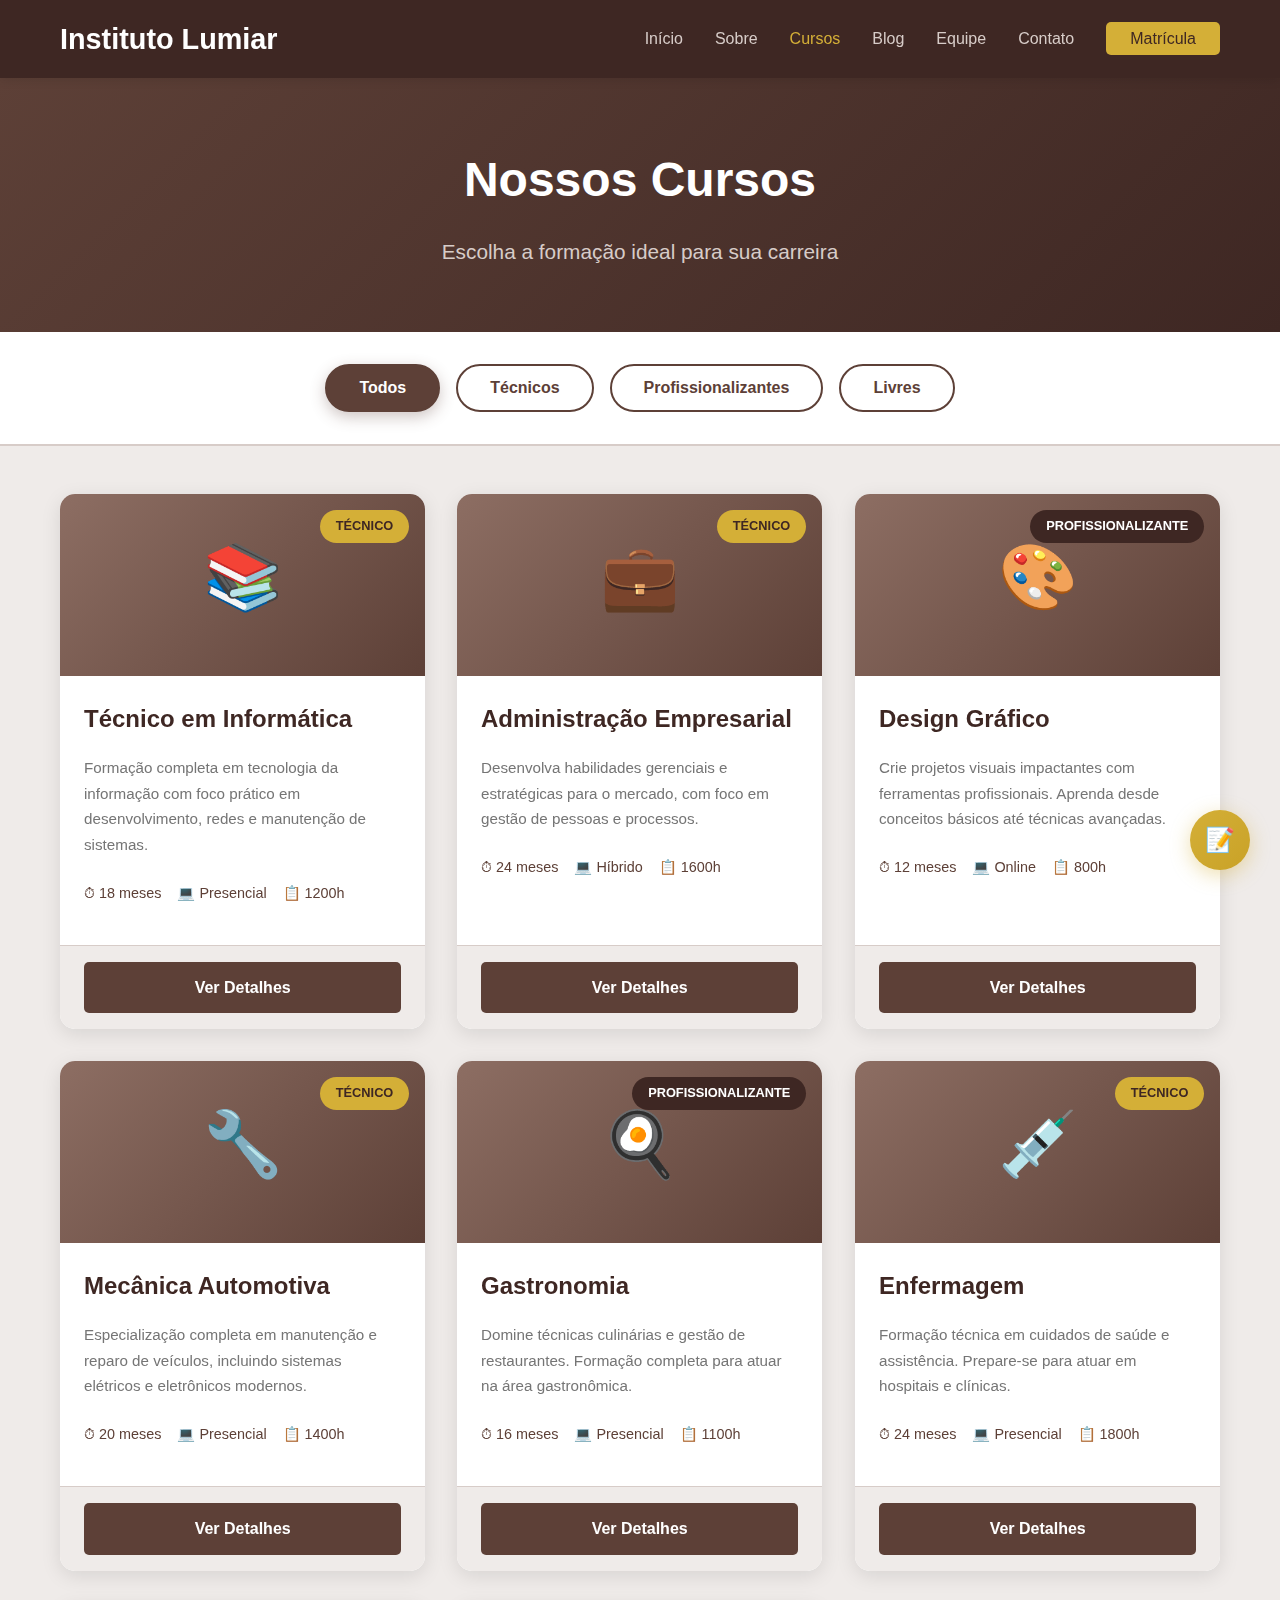
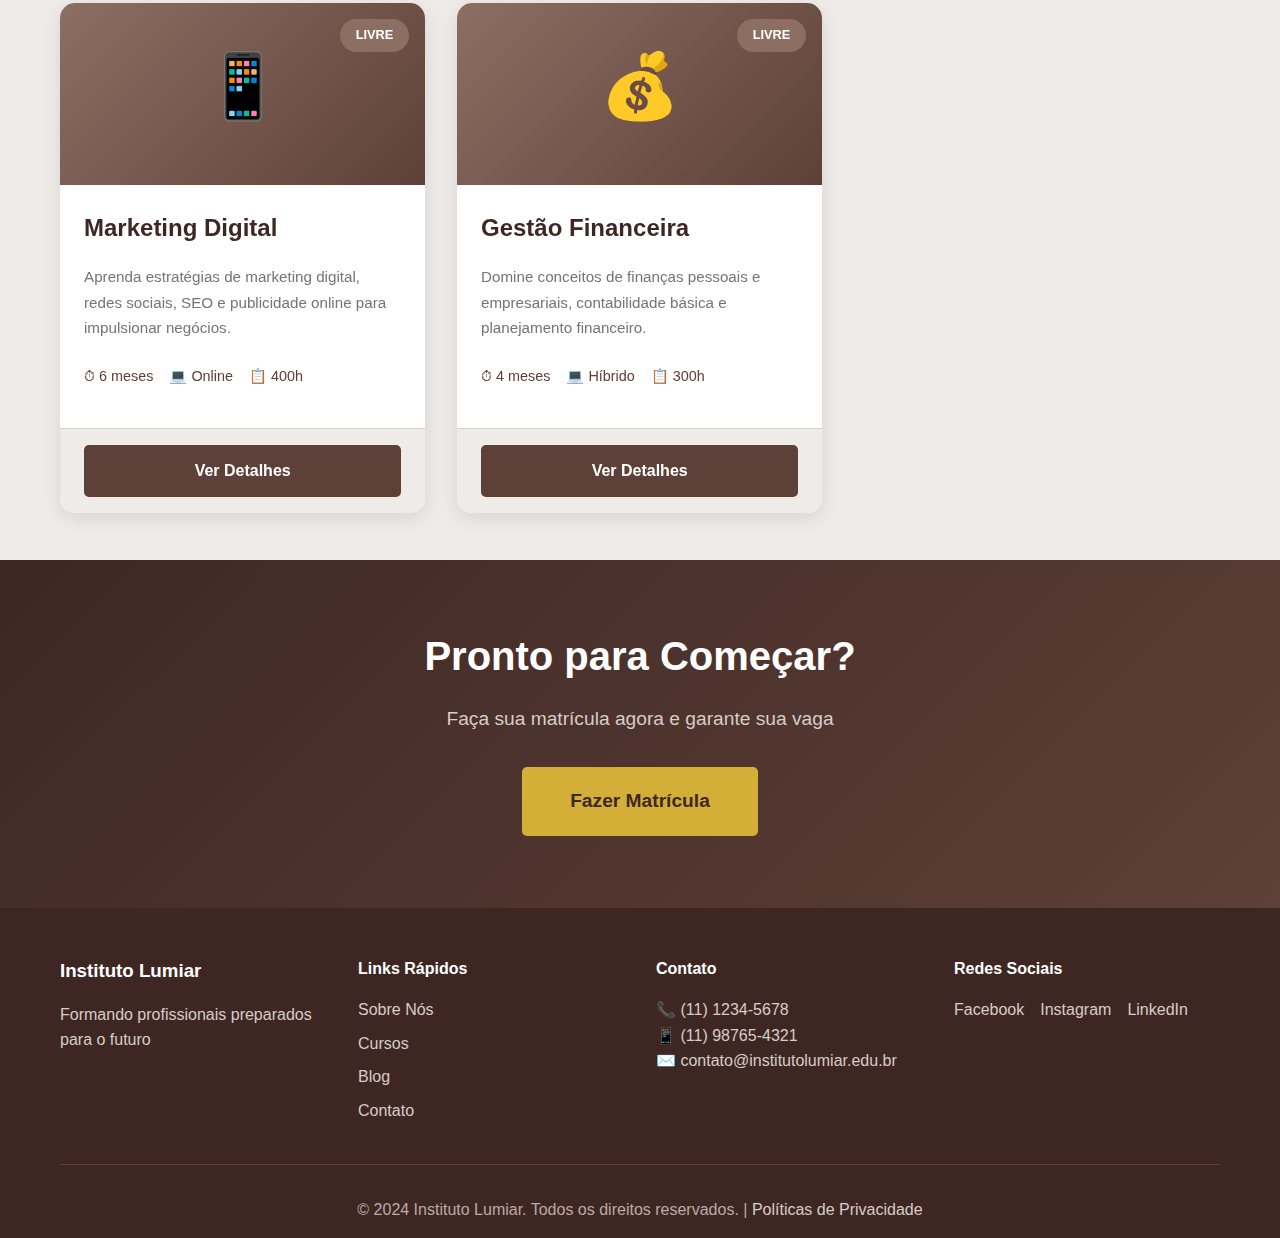
<file: cursos.html>
<!DOCTYPE html>
<html lang="pt-BR">
<head>
    <meta charset="UTF-8">
    <meta name="viewport" content="width=device-width, initial-scale=1.0">
    <title>Cursos - Instituto Lumiar</title>
    <link rel="stylesheet" href="styles/cursos.css">
    <link rel="stylesheet" href="styles/animations.css">
</head>
<body>
    <!-- Page Loader -->
    <div class="page-loader"></div>
    <!-- Navegação -->
    <nav class="navbar">
        <div class="container">
            <div class="logo">
                <h1>Instituto Lumiar</h1>
            </div>
            <ul class="nav-menu">
                <li><a href="index.html">Início</a></li>
                <li><a href="sobre.html">Sobre</a></li>
                <li><a href="cursos.html" class="active">Cursos</a></li>
                <li><a href="blog.html">Blog</a></li>
                <li><a href="equipe.html">Equipe</a></li>
                <li><a href="contato.html">Contato</a></li>
                <li><a href="matricula.html" class="cta-nav">Matrícula</a></li>
            </ul>
            <div class="hamburger">
                <span></span>
                <span></span>
                <span></span>
            </div>
        </div>
    </nav>

    <!-- Hero -->
    <section class="page-hero">
        <div class="container">
            <h1>Nossos Cursos</h1>
            <p>Escolha a formação ideal para sua carreira</p>
        </div>
    </section>

    <!-- Filtros -->
    <section class="filters-section">
        <div class="container">
            <div class="filters">
                <button class="filter-btn active" data-filter="all">Todos</button>
                <button class="filter-btn" data-filter="tecnico">Técnicos</button>
                <button class="filter-btn" data-filter="profissionalizante">Profissionalizantes</button>
                <button class="filter-btn" data-filter="livre">Livres</button>
            </div>
        </div>
    </section>

    <!-- Lista de Cursos -->
    <section class="courses-list">
        <div class="container">
            <div class="courses-grid">
                <!-- Curso 1 -->
                <div class="course-card" data-category="tecnico">
                    <div class="course-header">
                        <div class="course-icon">📚</div>
                        <span class="course-badge tecnico">Técnico</span>
                    </div>
                    <div class="course-body">
                        <h3>Técnico em Informática</h3>
                        <p>Formação completa em tecnologia da informação com foco prático em desenvolvimento, redes e manutenção de sistemas.</p>
                        <div class="course-meta">
                            <span class="meta-item">⏱ 18 meses</span>
                            <span class="meta-item">💻 Presencial</span>
                            <span class="meta-item">📋 1200h</span>
                        </div>
                    </div>
                    <div class="course-footer">
                        <a href="curso-detalhe.html?curso=informatica" class="btn-course">Ver Detalhes</a>
                    </div>
                </div>

                <!-- Curso 2 -->
                <div class="course-card" data-category="tecnico">
                    <div class="course-header">
                        <div class="course-icon">💼</div>
                        <span class="course-badge tecnico">Técnico</span>
                    </div>
                    <div class="course-body">
                        <h3>Administração Empresarial</h3>
                        <p>Desenvolva habilidades gerenciais e estratégicas para o mercado, com foco em gestão de pessoas e processos.</p>
                        <div class="course-meta">
                            <span class="meta-item">⏱ 24 meses</span>
                            <span class="meta-item">💻 Híbrido</span>
                            <span class="meta-item">📋 1600h</span>
                        </div>
                    </div>
                    <div class="course-footer">
                        <a href="curso-detalhe.html?curso=administracao" class="btn-course">Ver Detalhes</a>
                    </div>
                </div>

                <!-- Curso 3 -->
                <div class="course-card" data-category="profissionalizante">
                    <div class="course-header">
                        <div class="course-icon">🎨</div>
                        <span class="course-badge profissionalizante">Profissionalizante</span>
                    </div>
                    <div class="course-body">
                        <h3>Design Gráfico</h3>
                        <p>Crie projetos visuais impactantes com ferramentas profissionais. Aprenda desde conceitos básicos até técnicas avançadas.</p>
                        <div class="course-meta">
                            <span class="meta-item">⏱ 12 meses</span>
                            <span class="meta-item">💻 Online</span>
                            <span class="meta-item">📋 800h</span>
                        </div>
                    </div>
                    <div class="course-footer">
                        <a href="curso-detalhe.html?curso=design" class="btn-course">Ver Detalhes</a>
                    </div>
                </div>

                <!-- Curso 4 -->
                <div class="course-card" data-category="tecnico">
                    <div class="course-header">
                        <div class="course-icon">🔧</div>
                        <span class="course-badge tecnico">Técnico</span>
                    </div>
                    <div class="course-body">
                        <h3>Mecânica Automotiva</h3>
                        <p>Especialização completa em manutenção e reparo de veículos, incluindo sistemas elétricos e eletrônicos modernos.</p>
                        <div class="course-meta">
                            <span class="meta-item">⏱ 20 meses</span>
                            <span class="meta-item">💻 Presencial</span>
                            <span class="meta-item">📋 1400h</span>
                        </div>
                    </div>
                    <div class="course-footer">
                        <a href="curso-detalhe.html?curso=mecanica" class="btn-course">Ver Detalhes</a>
                    </div>
                </div>

                <!-- Curso 5 -->
                <div class="course-card" data-category="profissionalizante">
                    <div class="course-header">
                        <div class="course-icon">🍳</div>
                        <span class="course-badge profissionalizante">Profissionalizante</span>
                    </div>
                    <div class="course-body">
                        <h3>Gastronomia</h3>
                        <p>Domine técnicas culinárias e gestão de restaurantes. Formação completa para atuar na área gastronômica.</p>
                        <div class="course-meta">
                            <span class="meta-item">⏱ 16 meses</span>
                            <span class="meta-item">💻 Presencial</span>
                            <span class="meta-item">📋 1100h</span>
                        </div>
                    </div>
                    <div class="course-footer">
                        <a href="curso-detalhe.html?curso=gastronomia" class="btn-course">Ver Detalhes</a>
                    </div>
                </div>

                <!-- Curso 6 -->
                <div class="course-card" data-category="tecnico">
                    <div class="course-header">
                        <div class="course-icon">💉</div>
                        <span class="course-badge tecnico">Técnico</span>
                    </div>
                    <div class="course-body">
                        <h3>Enfermagem</h3>
                        <p>Formação técnica em cuidados de saúde e assistência. Prepare-se para atuar em hospitais e clínicas.</p>
                        <div class="course-meta">
                            <span class="meta-item">⏱ 24 meses</span>
                            <span class="meta-item">💻 Presencial</span>
                            <span class="meta-item">📋 1800h</span>
                        </div>
                    </div>
                    <div class="course-footer">
                        <a href="curso-detalhe.html?curso=enfermagem" class="btn-course">Ver Detalhes</a>
                    </div>
                </div>

                <!-- Curso 7 -->
                <div class="course-card" data-category="livre">
                    <div class="course-header">
                        <div class="course-icon">📱</div>
                        <span class="course-badge livre">Livre</span>
                    </div>
                    <div class="course-body">
                        <h3>Marketing Digital</h3>
                        <p>Aprenda estratégias de marketing digital, redes sociais, SEO e publicidade online para impulsionar negócios.</p>
                        <div class="course-meta">
                            <span class="meta-item">⏱ 6 meses</span>
                            <span class="meta-item">💻 Online</span>
                            <span class="meta-item">📋 400h</span>
                        </div>
                    </div>
                    <div class="course-footer">
                        <a href="curso-detalhe.html?curso=marketing" class="btn-course">Ver Detalhes</a>
                    </div>
                </div>

                <!-- Curso 8 -->
                <div class="course-card" data-category="livre">
                    <div class="course-header">
                        <div class="course-icon">💰</div>
                        <span class="course-badge livre">Livre</span>
                    </div>
                    <div class="course-body">
                        <h3>Gestão Financeira</h3>
                        <p>Domine conceitos de finanças pessoais e empresariais, contabilidade básica e planejamento financeiro.</p>
                        <div class="course-meta">
                            <span class="meta-item">⏱ 4 meses</span>
                            <span class="meta-item">💻 Híbrido</span>
                            <span class="meta-item">📋 300h</span>
                        </div>
                    </div>
                    <div class="course-footer">
                        <a href="curso-detalhe.html?curso=gestao-financeira" class="btn-course">Ver Detalhes</a>
                    </div>
                </div>

                <!-- Curso 9 -->
                <div class="course-card" data-category="tecnico">
                    <div class="course-header">
                        <div class="course-icon">🏗️</div>
                        <span class="course-badge tecnico">Técnico</span>
                    </div>
                    <div class="course-body">
                        <h3>Edificações</h3>
                        <p>Formação técnica em construção civil, projetos arquitetônicos e gestão de obras.</p>
                        <div class="course-meta">
                            <span class="meta-item">⏱ 18 meses</span>
                            <span class="meta-item">💻 Presencial</span>
                            <span class="meta-item">📋 1200h</span>
                        </div>
                    </div>
                    <div class="course-footer">
                        <a href="curso-detalhe.html?curso=edificacoes" class="btn-course">Ver Detalhes</a>
                    </div>
                </div>
            </div>
        </div>
    </section>

    <!-- CTA -->
    <section class="cta-section">
        <div class="container">
            <h2>Pronto para Começar?</h2>
            <p>Faça sua matrícula agora e garante sua vaga</p>
            <a href="matricula.html" class="btn btn-large">Fazer Matrícula</a>
        </div>
    </section>

    <!-- Footer -->
    <footer class="footer">
        <div class="container">
            <div class="footer-content">
                <div class="footer-section">
                    <h3>Instituto Lumiar</h3>
                    <p>Formando profissionais preparados para o futuro</p>
                </div>
                <div class="footer-section">
                    <h4>Links Rápidos</h4>
                    <ul>
                        <li><a href="sobre.html">Sobre Nós</a></li>
                        <li><a href="cursos.html">Cursos</a></li>
                        <li><a href="blog.html">Blog</a></li>
                        <li><a href="contato.html">Contato</a></li>
                    </ul>
                </div>
                <div class="footer-section">
                    <h4>Contato</h4>
                    <p>📞 (11) 1234-5678</p>
                    <p>📱 (11) 98765-4321</p>
                    <p>✉️ contato@institutolumiar.edu.br</p>
                </div>
                <div class="footer-section">
                    <h4>Redes Sociais</h4>
                    <div class="social-links">
                        <a href="#">Facebook</a>
                        <a href="#">Instagram</a>
                        <a href="#">LinkedIn</a>
                    </div>
                </div>
            </div>
            <div class="footer-bottom">
                <p>&copy; 2024 Instituto Lumiar. Todos os direitos reservados. | <a href="politicas.html">Políticas de Privacidade</a></p>
            </div>
        </div>
    </footer>

    <script src="script.js"></script>
    <script src="animations.js"></script>
</body>
</html>
</file>
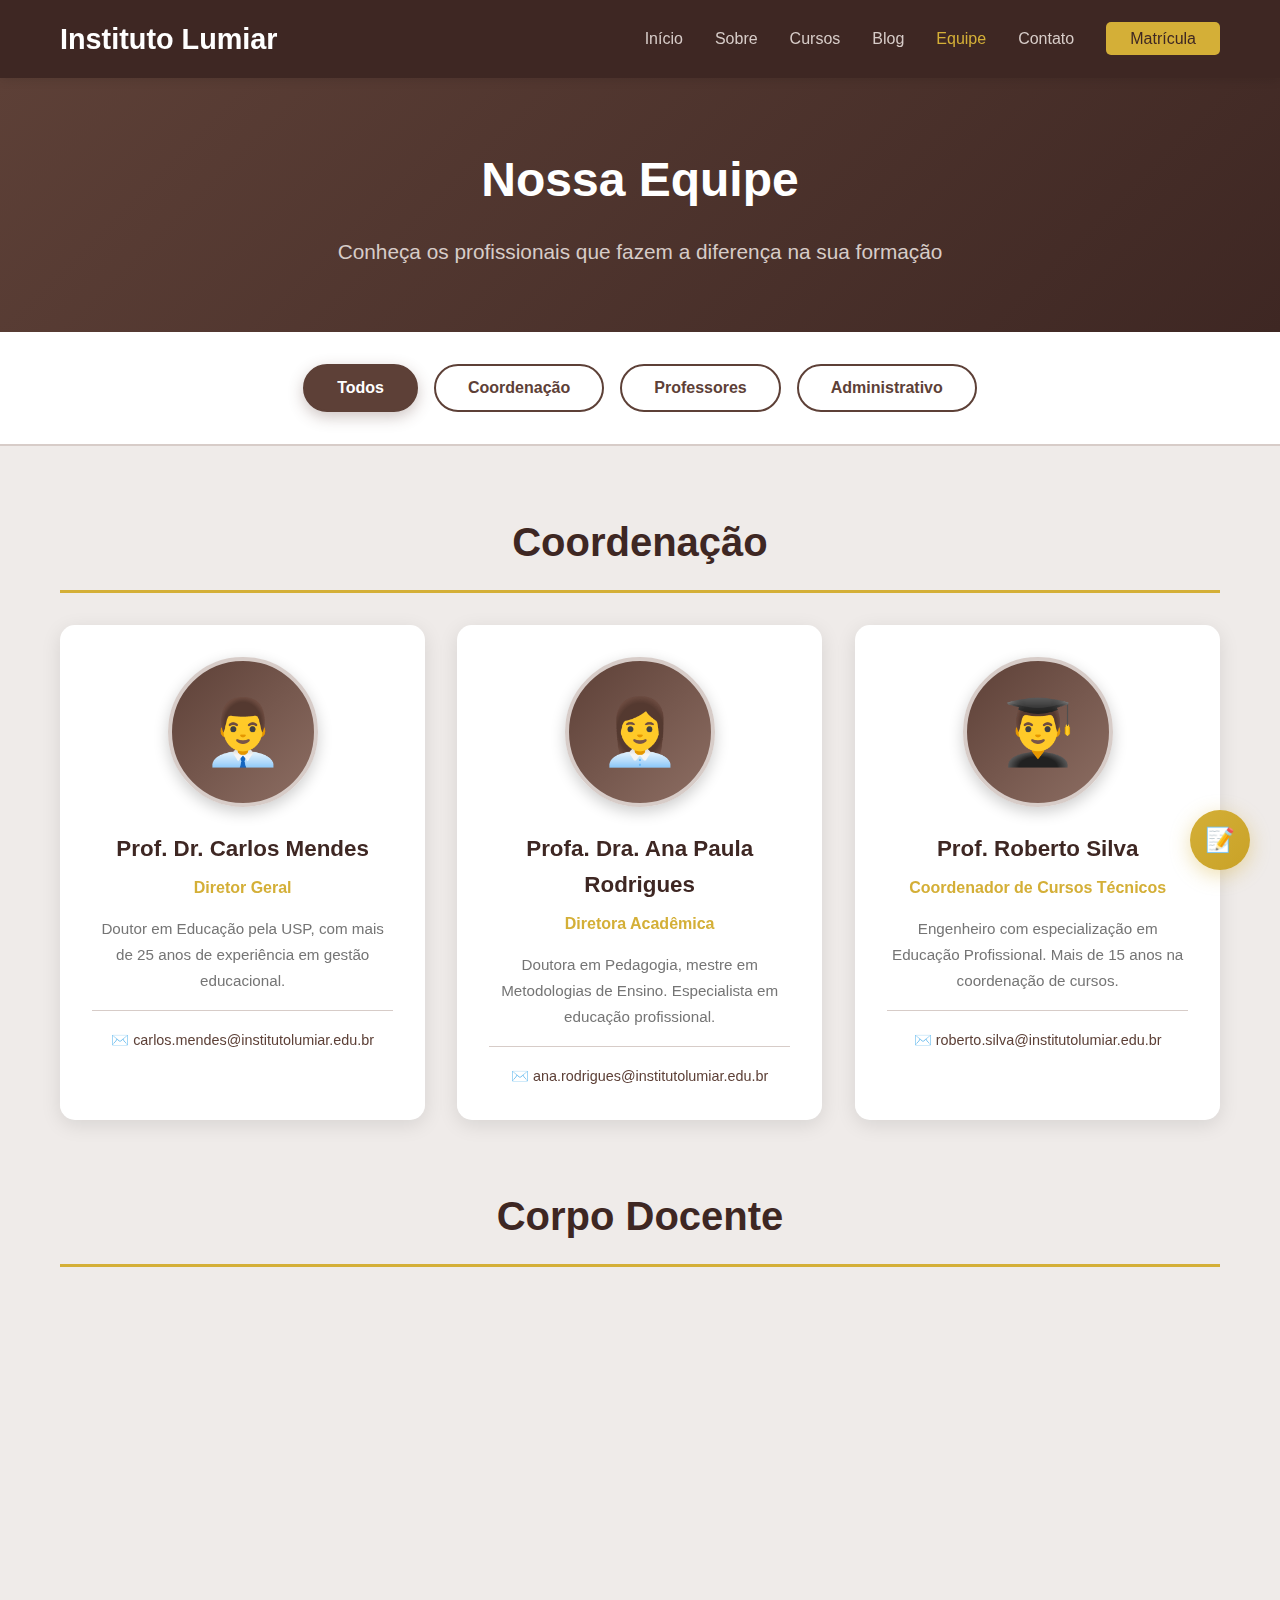
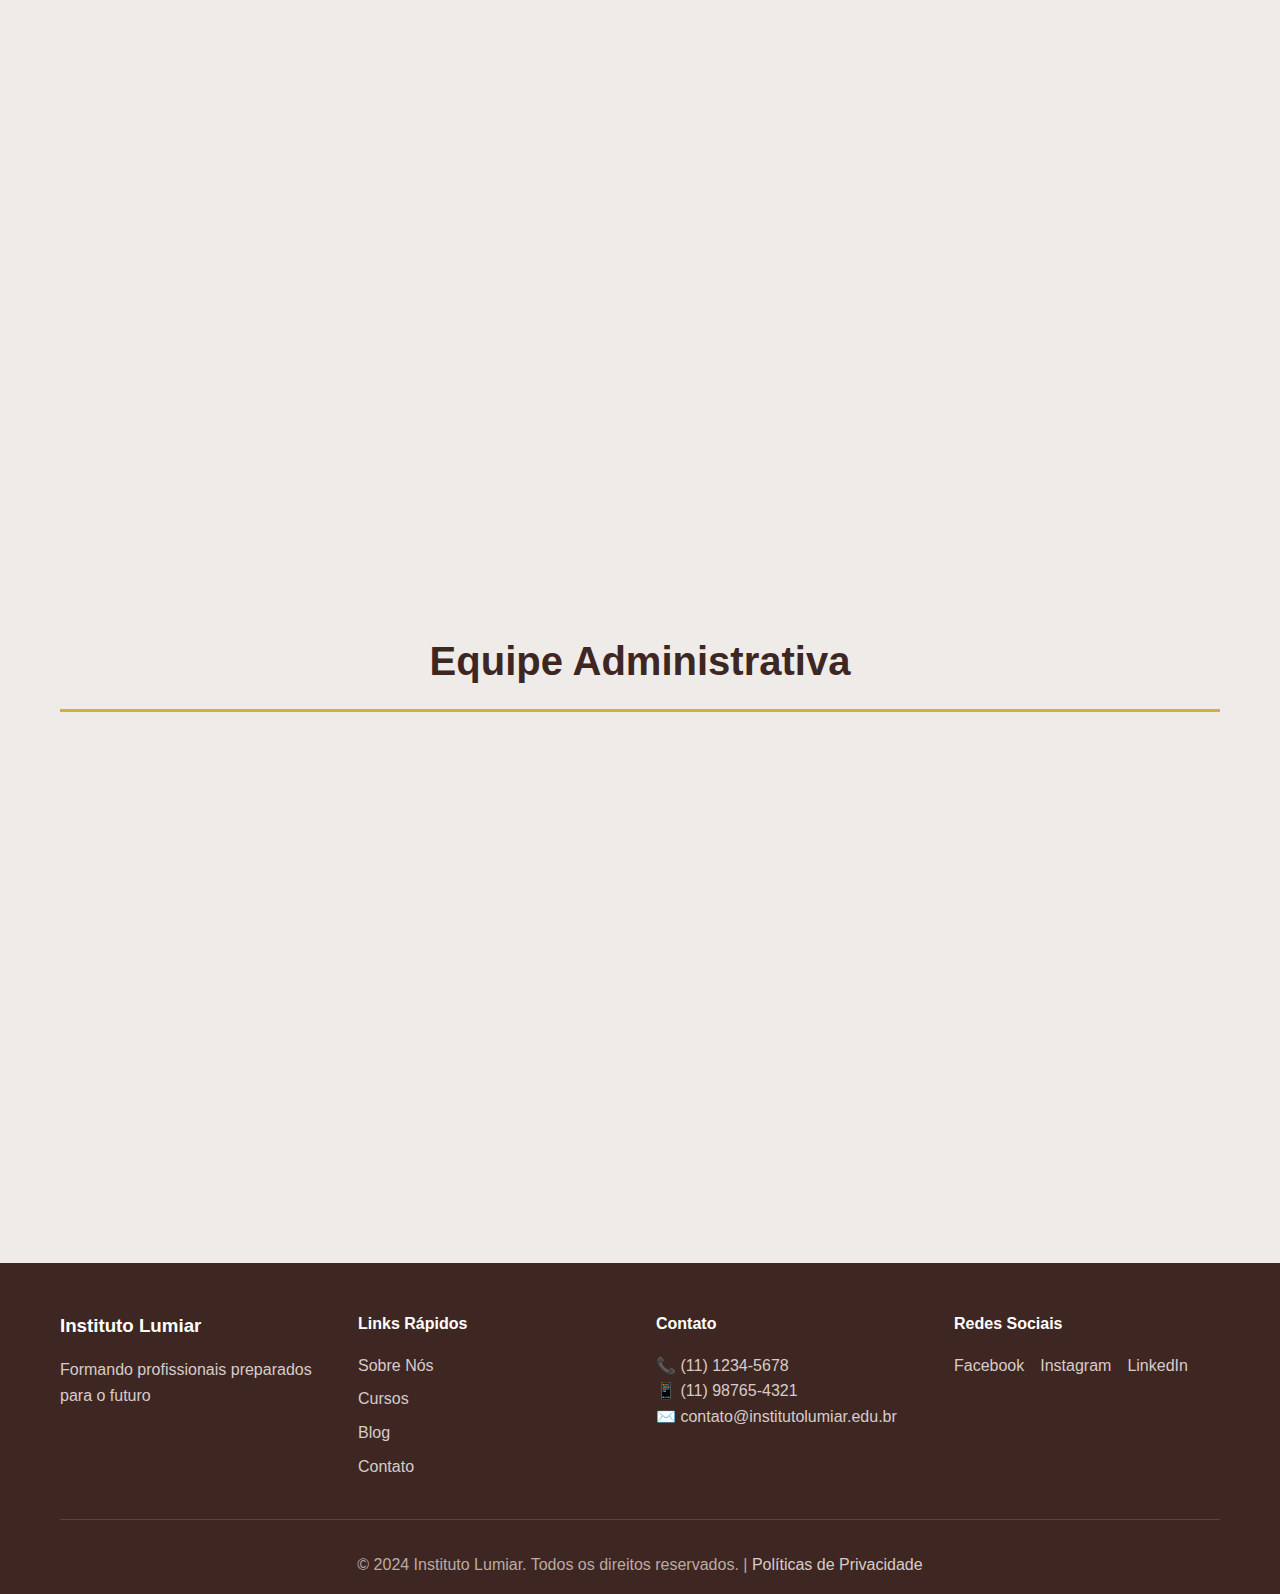
<file: equipe.html>
<!DOCTYPE html>
<html lang="pt-BR">
<head>
    <meta charset="UTF-8">
    <meta name="viewport" content="width=device-width, initial-scale=1.0">
    <title>Equipe - Instituto Lumiar</title>
    <link rel="stylesheet" href="styles/equipe.css">
    <link rel="stylesheet" href="styles/animations.css">
</head>
<body>
    <!-- Page Loader -->
    <div class="page-loader"></div>
    <!-- Navegação -->
    <nav class="navbar">
        <div class="container">
            <div class="logo">
                <h1>Instituto Lumiar</h1>
            </div>
            <ul class="nav-menu">
                <li><a href="index.html">Início</a></li>
                <li><a href="sobre.html">Sobre</a></li>
                <li><a href="cursos.html">Cursos</a></li>
                <li><a href="blog.html">Blog</a></li>
                <li><a href="equipe.html" class="active">Equipe</a></li>
                <li><a href="contato.html">Contato</a></li>
                <li><a href="matricula.html" class="cta-nav">Matrícula</a></li>
            </ul>
            <div class="hamburger">
                <span></span>
                <span></span>
                <span></span>
            </div>
        </div>
    </nav>

    <!-- Hero -->
    <section class="page-hero">
        <div class="container">
            <h1>Nossa Equipe</h1>
            <p>Conheça os profissionais que fazem a diferença na sua formação</p>
        </div>
    </section>

    <!-- Filtros -->
    <section class="filters-section">
        <div class="container">
            <div class="filters">
                <button class="filter-btn active" data-filter="all">Todos</button>
                <button class="filter-btn" data-filter="coordenacao">Coordenação</button>
                <button class="filter-btn" data-filter="professores">Professores</button>
                <button class="filter-btn" data-filter="administrativo">Administrativo</button>
            </div>
        </div>
    </section>

    <!-- Equipe -->
    <section class="team-section">
        <div class="container">
            <!-- Coordenação -->
            <div class="team-category">
                <h2 class="category-title">Coordenação</h2>
                <div class="team-grid">
                    <div class="team-card" data-role="coordenacao">
                        <div class="team-photo">
                            <div class="photo-placeholder">👨‍💼</div>
                        </div>
                        <div class="team-info">
                            <h3>Prof. Dr. Carlos Mendes</h3>
                            <p class="team-role">Diretor Geral</p>
                            <p class="team-bio">Doutor em Educação pela USP, com mais de 25 anos de experiência em gestão educacional.</p>
                            <div class="team-contact">
                                <span>✉️ carlos.mendes@institutolumiar.edu.br</span>
                            </div>
                        </div>
                    </div>

                    <div class="team-card" data-role="coordenacao">
                        <div class="team-photo">
                            <div class="photo-placeholder">👩‍💼</div>
                        </div>
                        <div class="team-info">
                            <h3>Profa. Dra. Ana Paula Rodrigues</h3>
                            <p class="team-role">Diretora Acadêmica</p>
                            <p class="team-bio">Doutora em Pedagogia, mestre em Metodologias de Ensino. Especialista em educação profissional.</p>
                            <div class="team-contact">
                                <span>✉️ ana.rodrigues@institutolumiar.edu.br</span>
                            </div>
                        </div>
                    </div>

                    <div class="team-card" data-role="coordenacao">
                        <div class="team-photo">
                            <div class="photo-placeholder">👨‍🎓</div>
                        </div>
                        <div class="team-info">
                            <h3>Prof. Roberto Silva</h3>
                            <p class="team-role">Coordenador de Cursos Técnicos</p>
                            <p class="team-bio">Engenheiro com especialização em Educação Profissional. Mais de 15 anos na coordenação de cursos.</p>
                            <div class="team-contact">
                                <span>✉️ roberto.silva@institutolumiar.edu.br</span>
                            </div>
                        </div>
                    </div>
                </div>
            </div>

            <!-- Professores -->
            <div class="team-category">
                <h2 class="category-title">Corpo Docente</h2>
                <div class="team-grid">
                    <div class="team-card" data-role="professores">
                        <div class="team-photo">
                            <div class="photo-placeholder">👨‍🏫</div>
                        </div>
                        <div class="team-info">
                            <h3>Prof. João Oliveira</h3>
                            <p class="team-role">Informática</p>
                            <p class="team-bio">Engenheiro de Software com 10 anos de experiência. Especialista em desenvolvimento web e mobile.</p>
                        </div>
                    </div>

                    <div class="team-card" data-role="professores">
                        <div class="team-photo">
                            <div class="photo-placeholder">👩‍🏫</div>
                        </div>
                        <div class="team-info">
                            <h3>Profa. Maria Santos</h3>
                            <p class="team-role">Administração</p>
                            <p class="team-bio">Mestre em Administração de Empresas. Consultora empresarial com vasta experiência em gestão.</p>
                        </div>
                    </div>

                    <div class="team-card" data-role="professores">
                        <div class="team-photo">
                            <div class="photo-placeholder">👨‍🏫</div>
                        </div>
                        <div class="team-info">
                            <h3>Prof. Pedro Costa</h3>
                            <p class="team-role">Design Gráfico</p>
                            <p class="team-bio">Designer gráfico premiado. Mais de 12 anos criando identidades visuais para grandes marcas.</p>
                        </div>
                    </div>

                    <div class="team-card" data-role="professores">
                        <div class="team-photo">
                            <div class="photo-placeholder">👩‍🏫</div>
                        </div>
                        <div class="team-info">
                            <h3>Profa. Juliana Ferreira</h3>
                            <p class="team-role">Enfermagem</p>
                            <p class="team-bio">Enfermeira com especialização em UTI. Experiência em hospitais de referência nacional.</p>
                        </div>
                    </div>

                    <div class="team-card" data-role="professores">
                        <div class="team-photo">
                            <div class="photo-placeholder">👨‍🏫</div>
                        </div>
                        <div class="team-info">
                            <h3>Prof. Fernando Alves</h3>
                            <p class="team-role">Mecânica Automotiva</p>
                            <p class="team-bio">Mecânico especializado em sistemas eletrônicos automotivos. Proprietário de oficina há 15 anos.</p>
                        </div>
                    </div>

                    <div class="team-card" data-role="professores">
                        <div class="team-photo">
                            <div class="photo-placeholder">👩‍🏫</div>
                        </div>
                        <div class="team-info">
                            <h3>Profa. Camila Lima</h3>
                            <p class="team-role">Gastronomia</p>
                            <p class="team-bio">Chef de cozinha formada no exterior. Experiência em restaurantes de alta gastronomia.</p>
                        </div>
                    </div>
                </div>
            </div>

            <!-- Administrativo -->
            <div class="team-category">
                <h2 class="category-title">Equipe Administrativa</h2>
                <div class="team-grid">
                    <div class="team-card" data-role="administrativo">
                        <div class="team-photo">
                            <div class="photo-placeholder">👤</div>
                        </div>
                        <div class="team-info">
                            <h3>Patrícia Souza</h3>
                            <p class="team-role">Secretária Acadêmica</p>
                            <p class="team-bio">Responsável pelo atendimento aos alunos e organização acadêmica.</p>
                        </div>
                    </div>

                    <div class="team-card" data-role="administrativo">
                        <div class="team-photo">
                            <div class="photo-placeholder">👤</div>
                        </div>
                        <div class="team-info">
                            <h3>Ricardo Martins</h3>
                            <p class="team-role">Financeiro</p>
                            <p class="team-bio">Gerencia questões financeiras e bolsas de estudo.</p>
                        </div>
                    </div>
                </div>
            </div>
        </div>
    </section>

    <!-- Footer -->
    <footer class="footer">
        <div class="container">
            <div class="footer-content">
                <div class="footer-section">
                    <h3>Instituto Lumiar</h3>
                    <p>Formando profissionais preparados para o futuro</p>
                </div>
                <div class="footer-section">
                    <h4>Links Rápidos</h4>
                    <ul>
                        <li><a href="sobre.html">Sobre Nós</a></li>
                        <li><a href="cursos.html">Cursos</a></li>
                        <li><a href="blog.html">Blog</a></li>
                        <li><a href="contato.html">Contato</a></li>
                    </ul>
                </div>
                <div class="footer-section">
                    <h4>Contato</h4>
                    <p>📞 (11) 1234-5678</p>
                    <p>📱 (11) 98765-4321</p>
                    <p>✉️ contato@institutolumiar.edu.br</p>
                </div>
                <div class="footer-section">
                    <h4>Redes Sociais</h4>
                    <div class="social-links">
                        <a href="#">Facebook</a>
                        <a href="#">Instagram</a>
                        <a href="#">LinkedIn</a>
                    </div>
                </div>
            </div>
            <div class="footer-bottom">
                <p>&copy; 2024 Instituto Lumiar. Todos os direitos reservados. | <a href="politicas.html">Políticas de Privacidade</a></p>
            </div>
        </div>
    </footer>

    <script src="script.js"></script>
    <script src="animations.js"></script>
</body>
</html>
</file>
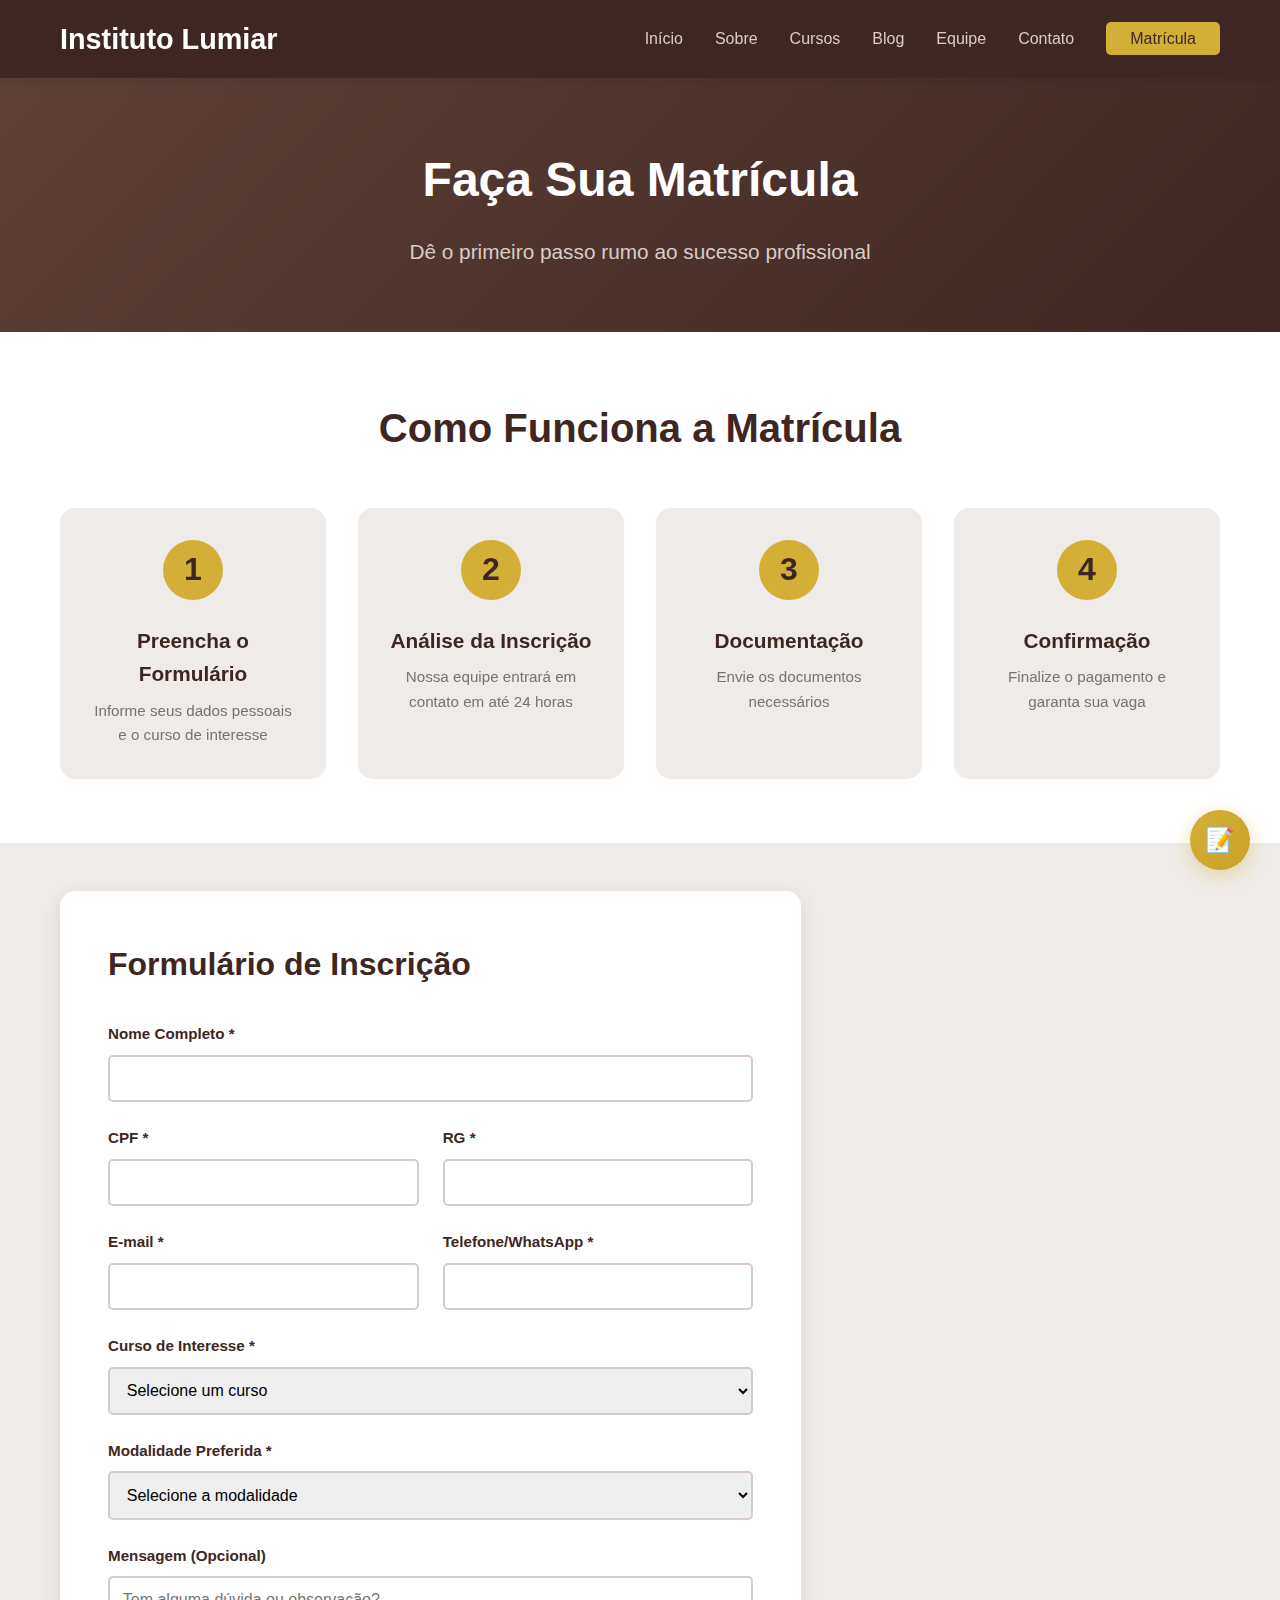
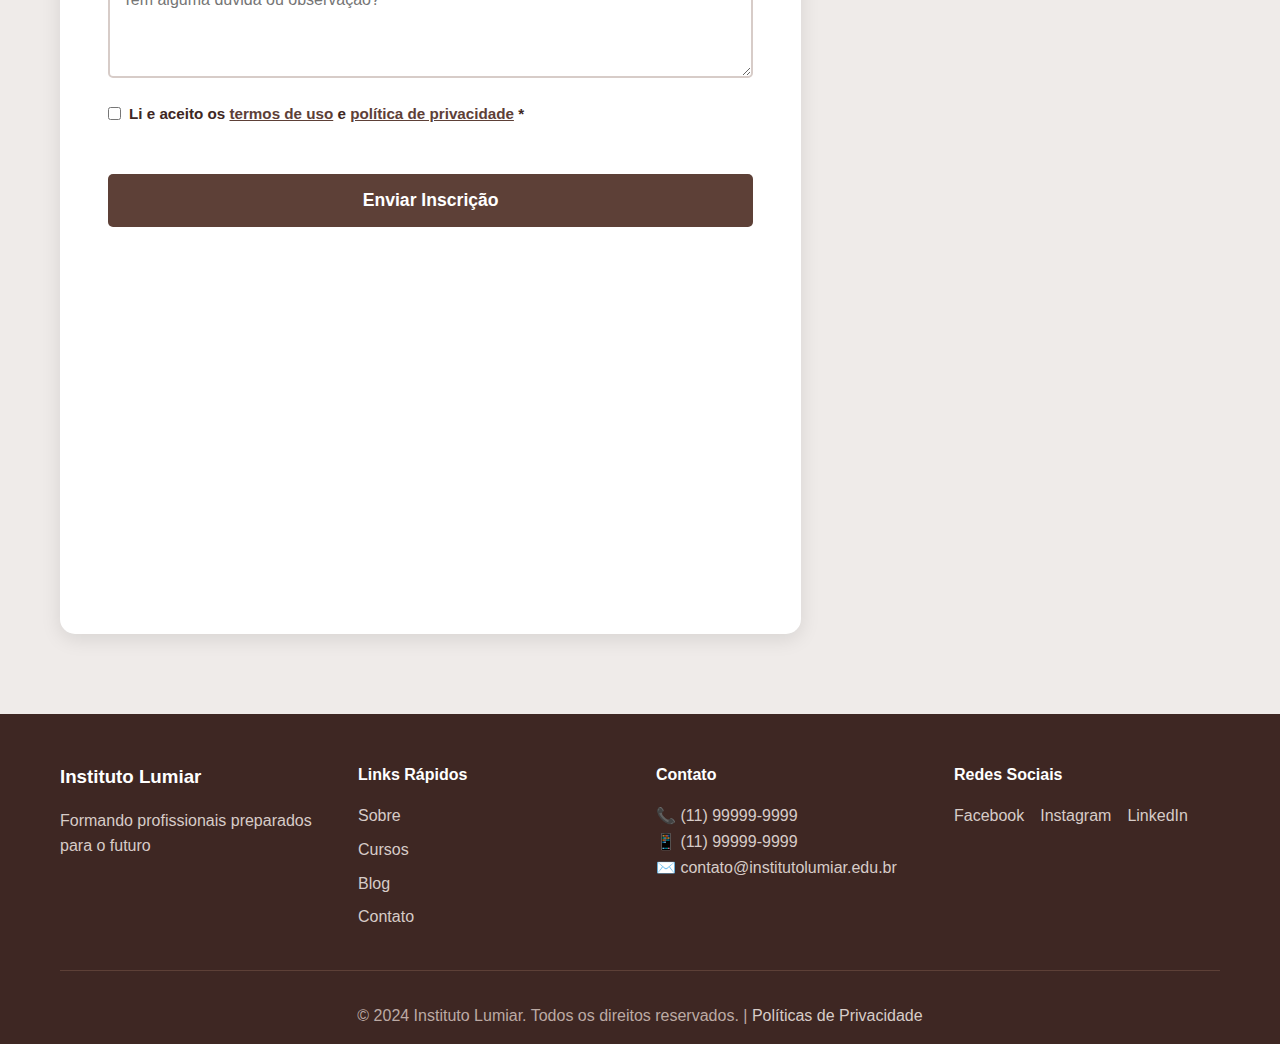
<file: matricula.html>
<!DOCTYPE html>
<html lang="pt-BR">
<head>
    <meta charset="UTF-8">
    <meta name="viewport" content="width=device-width, initial-scale=1.0">
    <title>Matrícula - Instituto Lumiar</title>
    <link rel="stylesheet" href="styles/matricula.css">
    <link rel="stylesheet" href="styles/animations.css">
</head>
<body>
    <!-- Page Loader -->
    <div class="page-loader"></div>
    <!-- Navegação -->
    <nav class="navbar">
        <div class="container">
            <div class="logo">
                <h1>Instituto Lumiar</h1>
            </div>
            <ul class="nav-menu">
                <li><a href="index.html">Início</a></li>
                <li><a href="sobre.html">Sobre</a></li>
                <li><a href="cursos.html">Cursos</a></li>
                <li><a href="blog.html">Blog</a></li>
                <li><a href="equipe.html">Equipe</a></li>
                <li><a href="contato.html">Contato</a></li>
                <li><a href="matricula.html" class="cta-nav active">Matrícula</a></li>
            </ul>
            <div class="hamburger">
                <span></span>
                <span></span>
                <span></span>
            </div>
        </div>
    </nav>

    <!-- Hero -->
    <section class="page-hero">
        <div class="container">
            <h1>Faça Sua Matrícula</h1>
            <p>Dê o primeiro passo rumo ao sucesso profissional</p>
        </div>
    </section>

    <!-- Passo a Passo -->
    <section class="steps-section">
        <div class="container">
            <h2 class="section-title">Como Funciona a Matrícula</h2>
            <div class="steps-grid">
                <div class="step-item">
                    <div class="step-number">1</div>
                    <h3>Preencha o Formulário</h3>
                    <p>Informe seus dados pessoais e o curso de interesse</p>
                </div>
                <div class="step-item">
                    <div class="step-number">2</div>
                    <h3>Análise da Inscrição</h3>
                    <p>Nossa equipe entrará em contato em até 24 horas</p>
                </div>
                <div class="step-item">
                    <div class="step-number">3</div>
                    <h3>Documentação</h3>
                    <p>Envie os documentos necessários</p>
                </div>
                <div class="step-item">
                    <div class="step-number">4</div>
                    <h3>Confirmação</h3>
                    <p>Finalize o pagamento e garanta sua vaga</p>
                </div>
            </div>
        </div>
    </section>

    <!-- Formulário -->
    <section class="form-section">
        <div class="container">
            <div class="form-layout">
                <div class="form-container">
                    <h2>Formulário de Inscrição</h2>
                    <form id="enrollment-form" class="enrollment-form">
                        <div class="form-group">
                            <label for="nome">Nome Completo *</label>
                            <input type="text" id="nome" name="nome" required>
                        </div>

                        <div class="form-row">
                            <div class="form-group">
                                <label for="cpf">CPF *</label>
                                <input type="text" id="cpf" name="cpf" required>
                            </div>
                            <div class="form-group">
                                <label for="rg">RG *</label>
                                <input type="text" id="rg" name="rg" required>
                            </div>
                        </div>

                        <div class="form-row">
                            <div class="form-group">
                                <label for="email">E-mail *</label>
                                <input type="email" id="email" name="email" required>
                            </div>
                            <div class="form-group">
                                <label for="telefone">Telefone/WhatsApp *</label>
                                <input type="tel" id="telefone" name="telefone" required>
                            </div>
                        </div>

                        <div class="form-group">
                            <label for="curso">Curso de Interesse *</label>
                            <select id="curso" name="curso" required>
                                <option value="">Selecione um curso</option>
                                <option value="informatica">Técnico em Informática</option>
                                <option value="administracao">Administração Empresarial</option>
                                <option value="design">Design Gráfico</option>
                                <option value="mecanica">Mecânica Automotiva</option>
                                <option value="gastronomia">Gastronomia</option>
                                <option value="enfermagem">Enfermagem</option>
                                <option value="marketing">Marketing Digital</option>
                                <option value="gestao-financeira">Gestão Financeira</option>
                                <option value="edificacoes">Edificações</option>
                            </select>
                        </div>

                        <div class="form-group">
                            <label for="modalidade">Modalidade Preferida *</label>
                            <select id="modalidade" name="modalidade" required>
                                <option value="">Selecione a modalidade</option>
                                <option value="presencial">Presencial</option>
                                <option value="online">Online</option>
                                <option value="hibrido">Híbrido</option>
                            </select>
                        </div>

                        <div class="form-group">
                            <label for="mensagem">Mensagem (Opcional)</label>
                            <textarea id="mensagem" name="mensagem" rows="4" placeholder="Tem alguma dúvida ou observação?"></textarea>
                        </div>

                        <div class="form-group checkbox-group">
                            <label class="checkbox-label">
                                <input type="checkbox" required>
                                <span>Li e aceito os <a href="politicas.html">termos de uso</a> e <a href="politicas.html">política de privacidade</a> *</span>
                            </label>
                        </div>

                        <button type="submit" class="btn-submit">Enviar Inscrição</button>
                    </form>
                </div>

                <aside class="info-sidebar">
                    <div class="info-card">
                        <h3>📋 Documentos Necessários</h3>
                        <ul>
                            <li>RG e CPF (cópias)</li>
                            <li>Comprovante de residência</li>
                            <li>Histórico escolar do ensino médio</li>
                            <li>2 fotos 3x4</li>
                            <li>Certidão de nascimento ou casamento</li>
                        </ul>
                    </div>

                    <div class="info-card">
                        <h3>💰 Opções de Pagamento</h3>
                        <ul>
                            <li>Boleto bancário</li>
                            <li>Cartão de crédito (até 12x)</li>
                            <li>PIX (desconto de 5%)</li>
                            <li>Financiamento estudantil</li>
                        </ul>
                    </div>

                    <div class="info-card">
                        <h3>🕐 Horários de Atendimento</h3>
                        <p><strong>Segunda a Sexta:</strong><br>
                        8h às 18h</p>
                        <p><strong>Sábado:</strong><br>
                        8h às 12h</p>
                    </div>

                    <div class="info-card contact-card">
                        <h3>📞 Precisa de Ajuda?</h3>
                        <p><strong>Telefone:</strong><br>
                        (11) 99999-9999</p>
                        <p><strong>WhatsApp:</strong><br>
                        (11) 99999-9999</p>
                        <p><strong>E-mail:</strong><br>
                        matricula@institutolumiar.edu.br</p>
                        <a href="https://wa.me/5511999999999" class="btn-whatsapp" target="_blank">Falar no WhatsApp</a>
                    </div>
                </aside>
            </div>
        </div>
    </section>

    <!-- Footer -->
    <footer class="footer">
        <div class="container">
            <div class="footer-content">
                <div class="footer-section">
                    <h3>Instituto Lumiar</h3>
                    <p>Formando profissionais preparados para o futuro</p>
                </div>
                <div class="footer-section">
                    <h4>Links Rápidos</h4>
                    <ul>
                        <li><a href="sobre.html">Sobre</a></li>
                        <li><a href="cursos.html">Cursos</a></li>
                        <li><a href="blog.html">Blog</a></li>
                        <li><a href="contato.html">Contato</a></li>
                    </ul>
                </div>
                <div class="footer-section">
                    <h4>Contato</h4>
                    <p>📞 (11) 99999-9999</p>
                    <p>📱 (11) 99999-9999</p>
                    <p>✉️ contato@institutolumiar.edu.br</p>
                </div>
                <div class="footer-section">
                    <h4>Redes Sociais</h4>
                    <div class="social-links">
                        <a href="#">Facebook</a>
                        <a href="#">Instagram</a>
                        <a href="#">LinkedIn</a>
                    </div>
                </div>
            </div>
            <div class="footer-bottom">
                <p>&copy; 2024 Instituto Lumiar. Todos os direitos reservados. | <a href="politicas.html">Políticas de Privacidade</a></p>
            </div>
        </div>
    </footer>

    <script src="script.js"></script>
    <script src="matricula.js"></script>
    <script src="animations.js"></script>
</body>
</html>
</file>
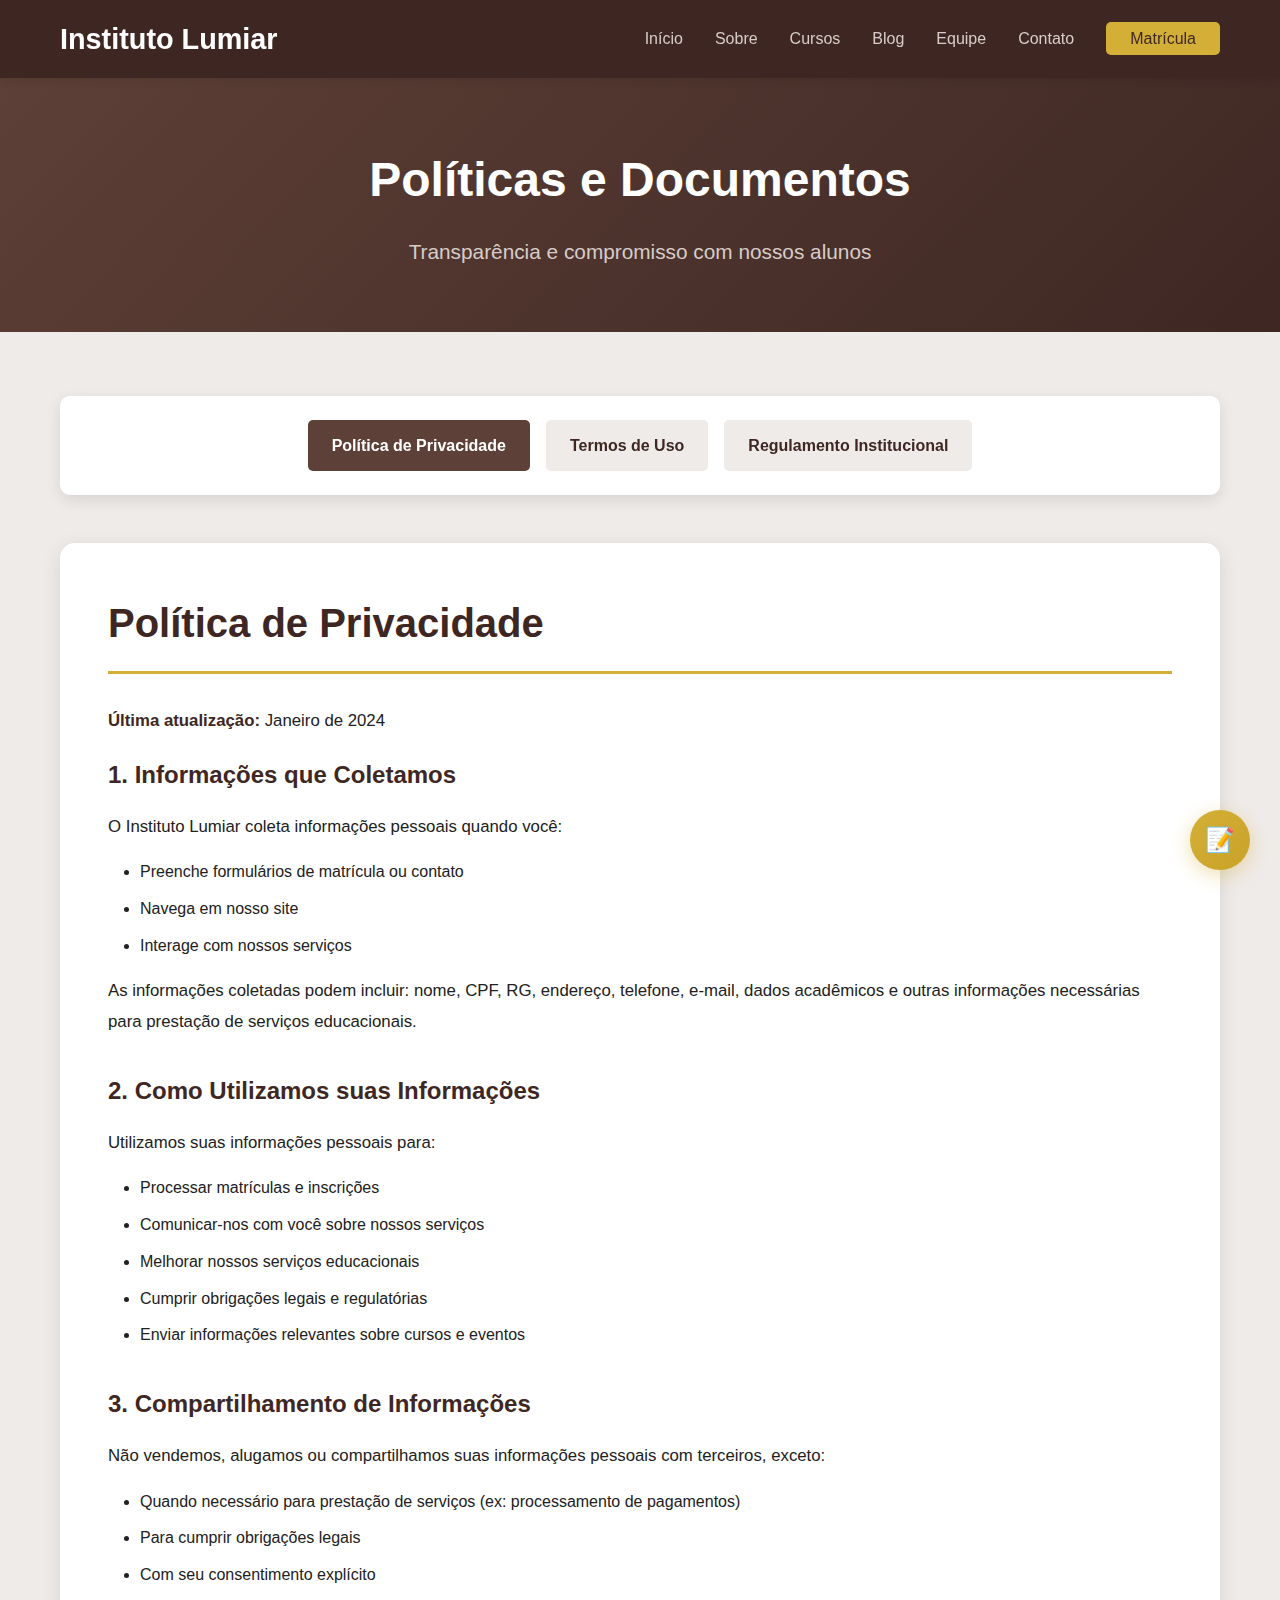
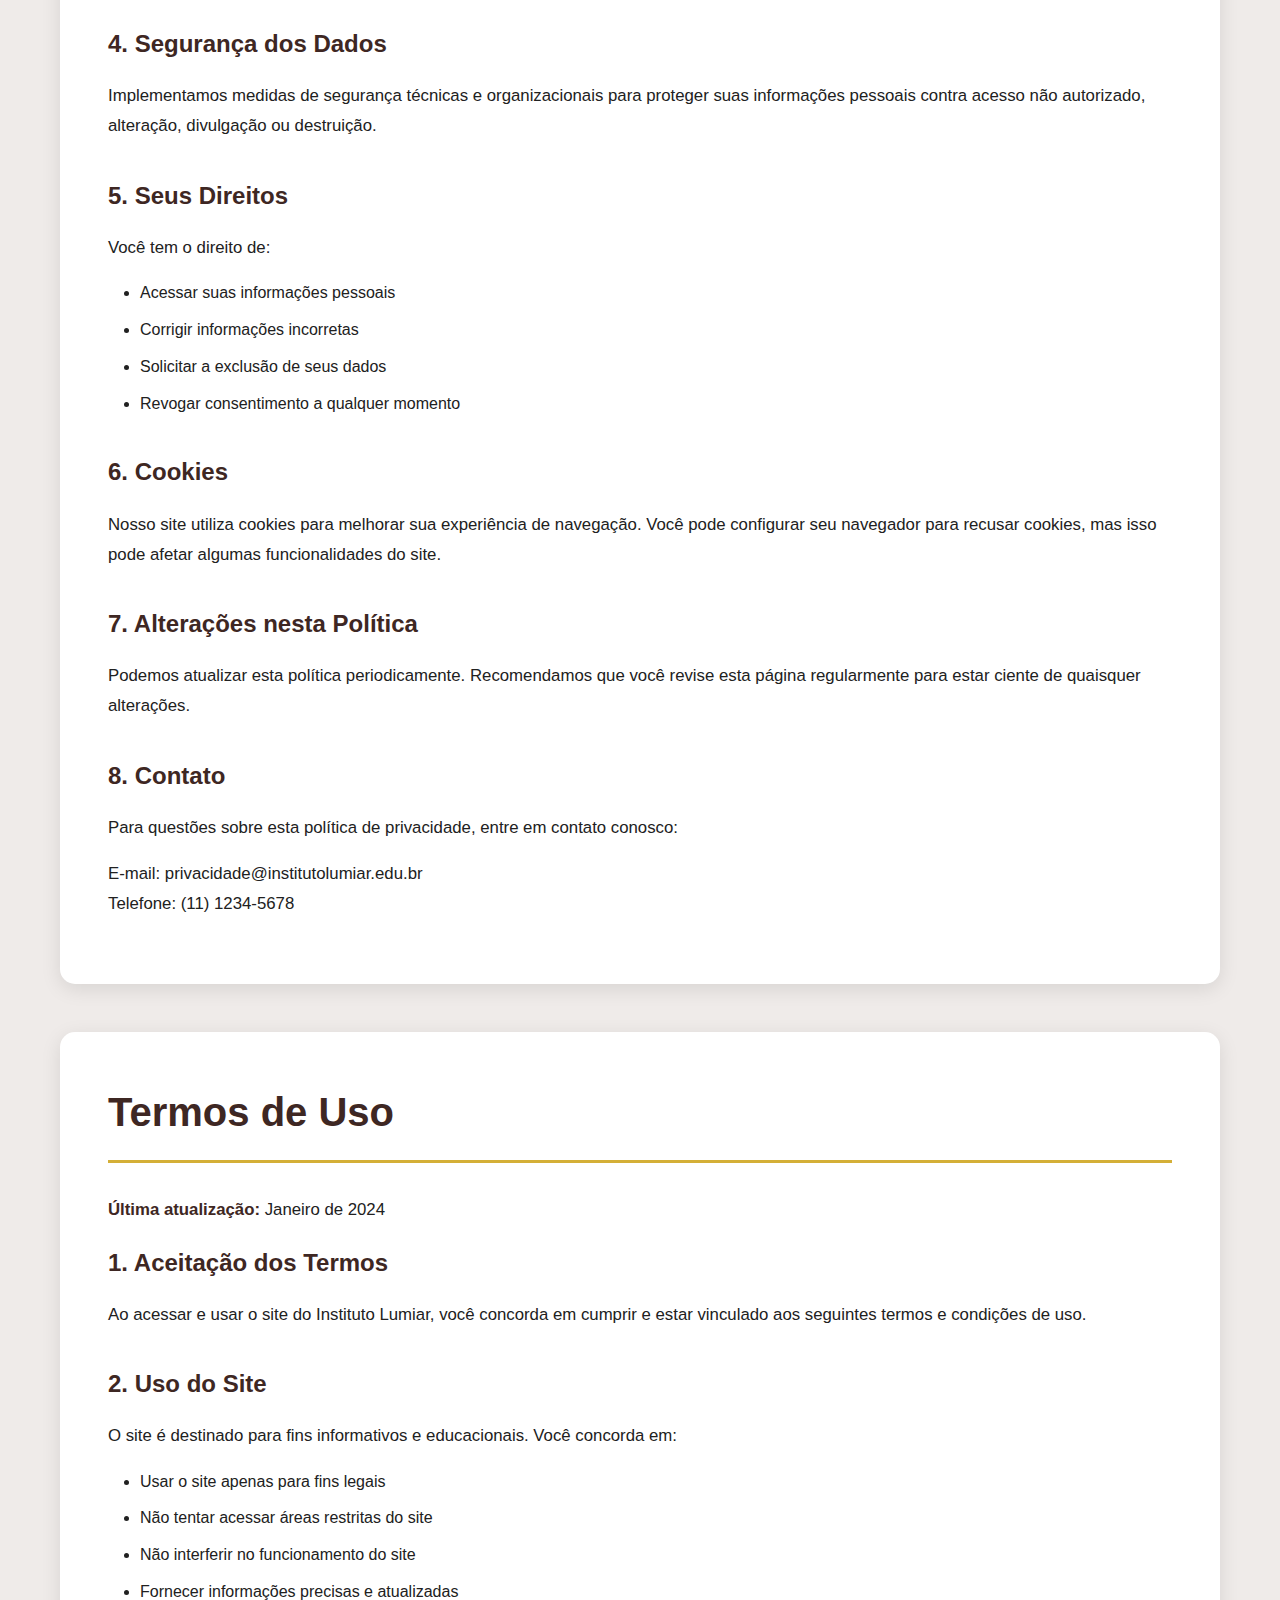
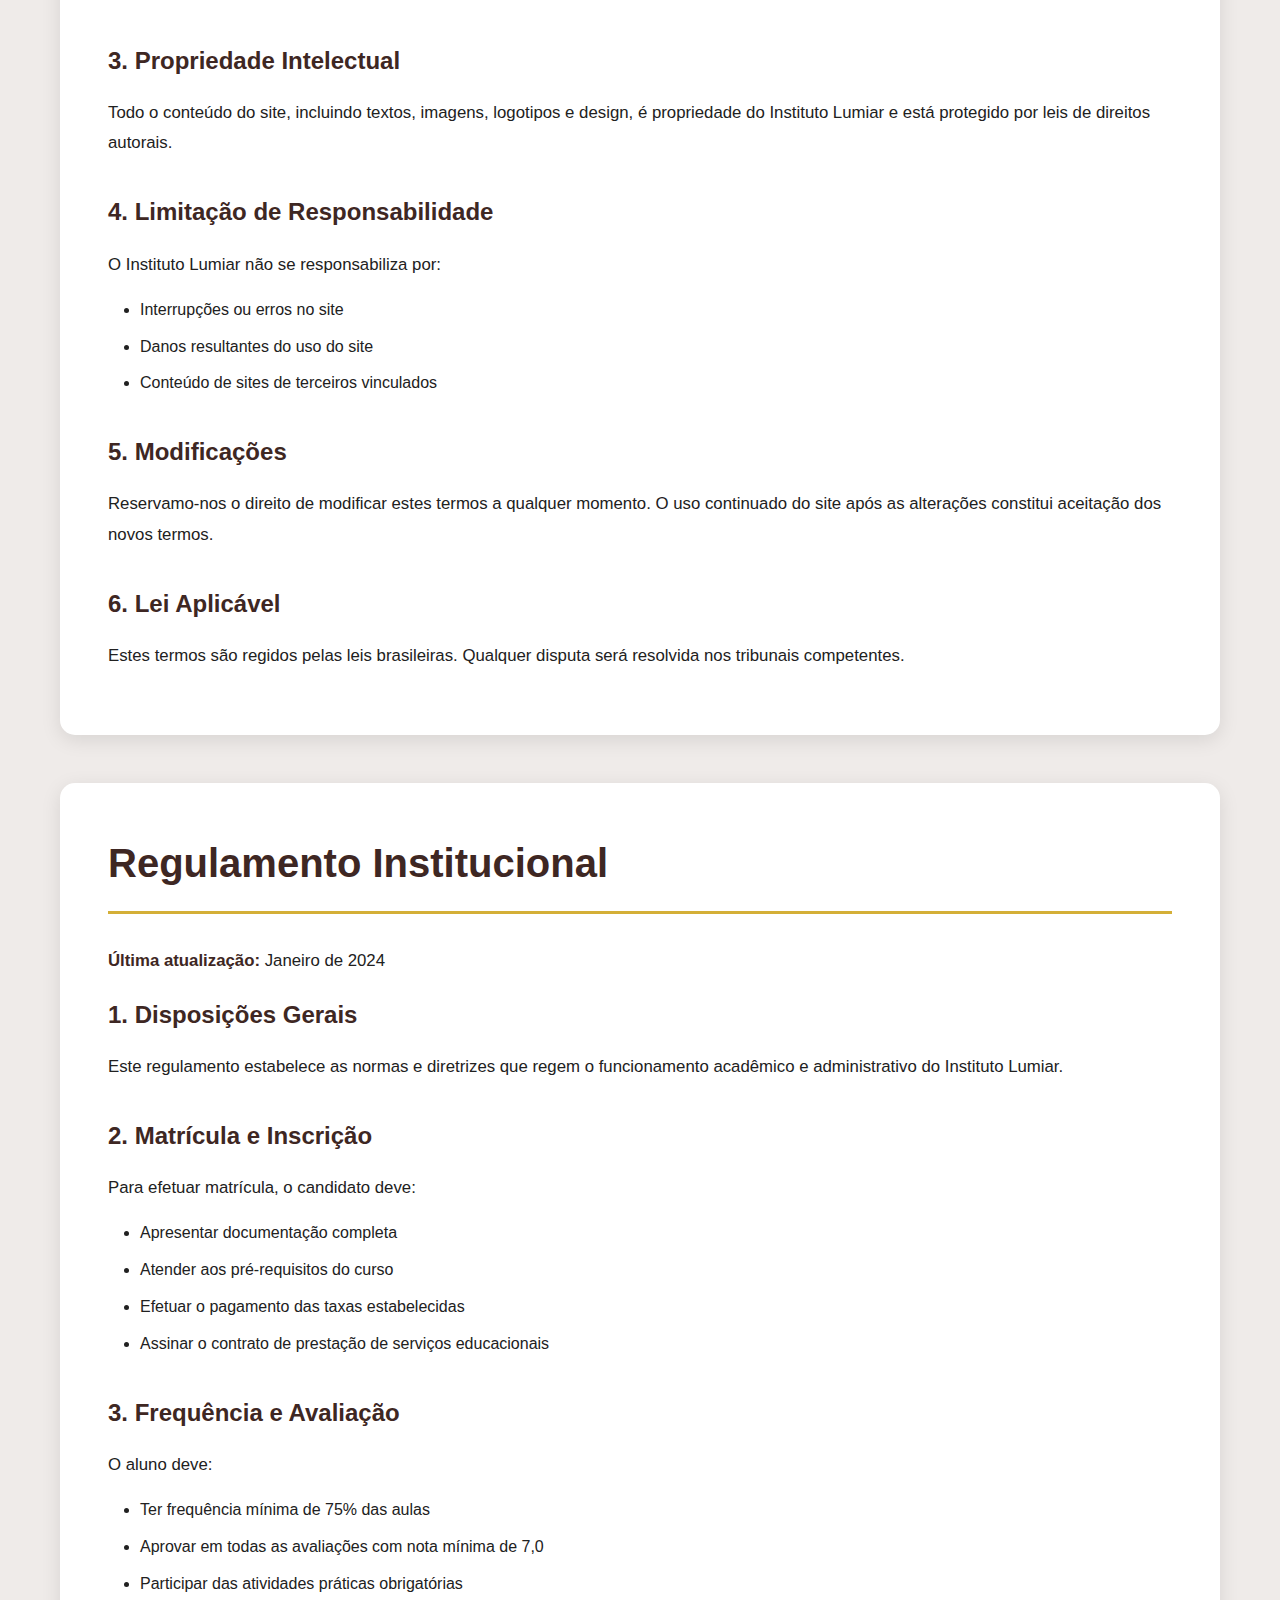
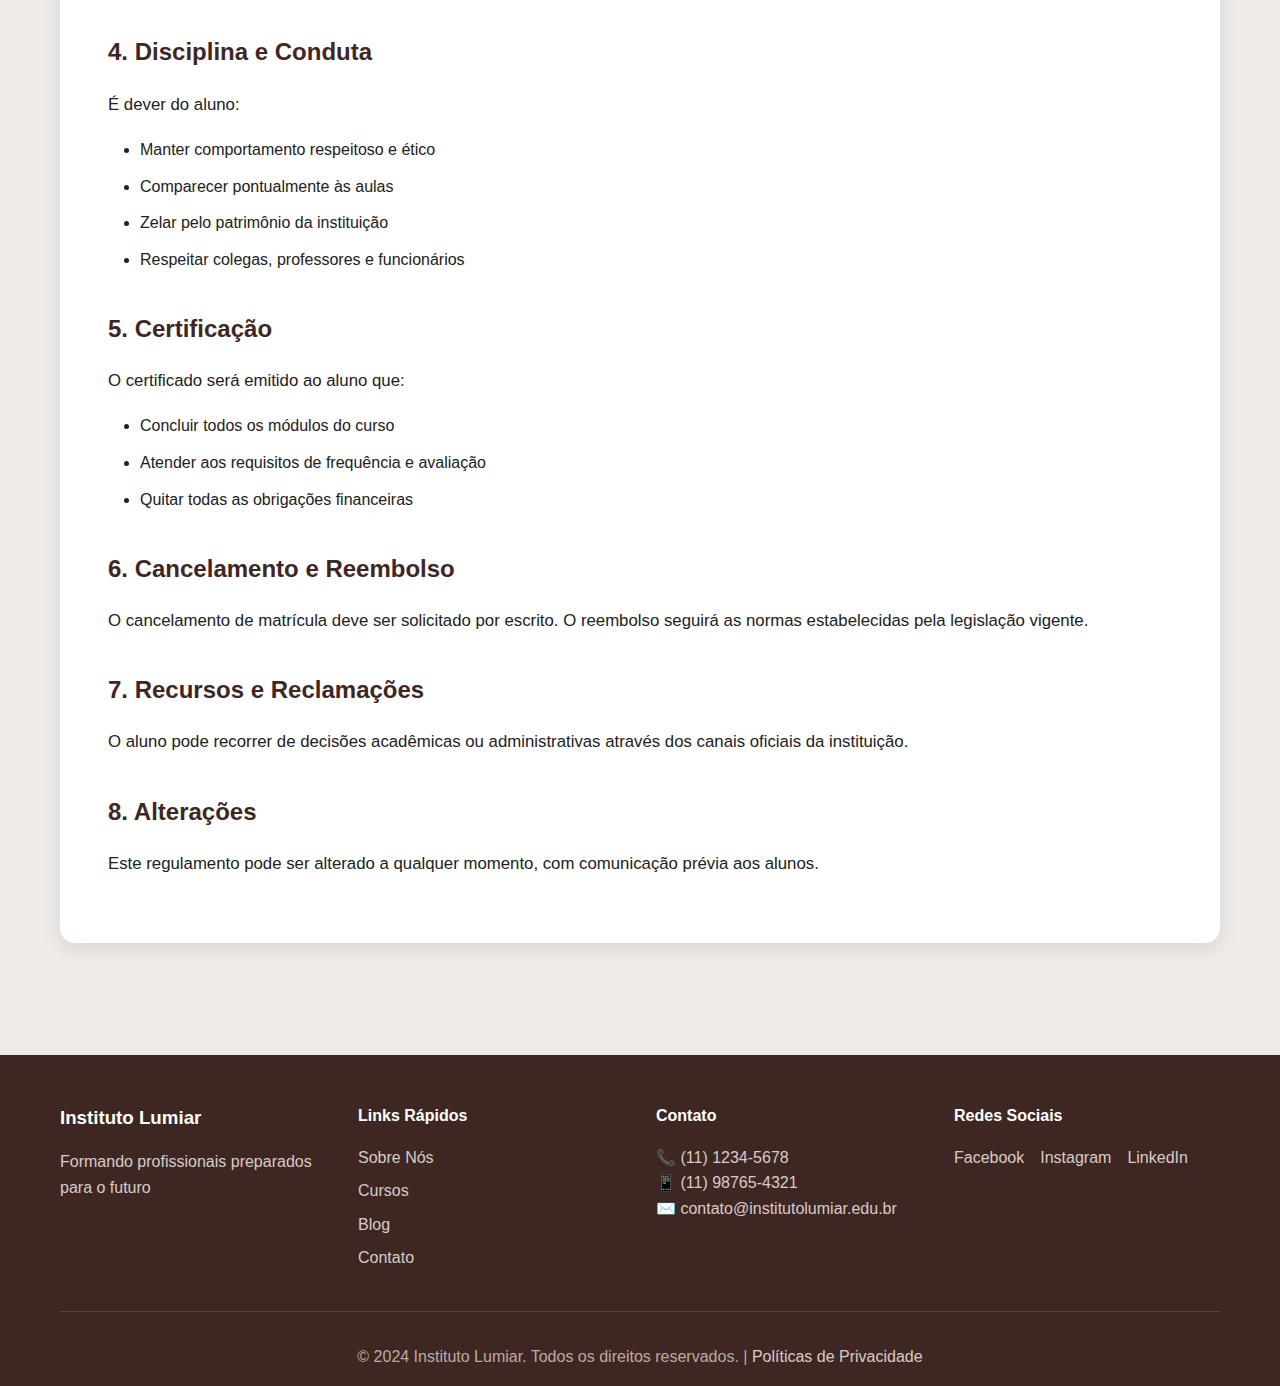
<file: politicas.html>
<!DOCTYPE html>
<html lang="pt-BR">
<head>
    <meta charset="UTF-8">
    <meta name="viewport" content="width=device-width, initial-scale=1.0">
    <title>Políticas e Documentos - Instituto Lumiar</title>
    <link rel="stylesheet" href="styles/politicas.css">
    <link rel="stylesheet" href="styles/animations.css">
</head>
<body>
    <!-- Page Loader -->
    <div class="page-loader"></div>
    <!-- Navegação -->
    <nav class="navbar">
        <div class="container">
            <div class="logo">
                <h1>Instituto Lumiar</h1>
            </div>
            <ul class="nav-menu">
                <li><a href="index.html">Início</a></li>
                <li><a href="sobre.html">Sobre</a></li>
                <li><a href="cursos.html">Cursos</a></li>
                <li><a href="blog.html">Blog</a></li>
                <li><a href="equipe.html">Equipe</a></li>
                <li><a href="contato.html">Contato</a></li>
                <li><a href="matricula.html" class="cta-nav">Matrícula</a></li>
            </ul>
            <div class="hamburger">
                <span></span>
                <span></span>
                <span></span>
            </div>
        </div>
    </nav>

    <!-- Hero -->
    <section class="page-hero">
        <div class="container">
            <h1>Políticas e Documentos</h1>
            <p>Transparência e compromisso com nossos alunos</p>
        </div>
    </section>

    <!-- Conteúdo -->
    <section class="policies-section">
        <div class="container">
            <div class="policies-nav">
                <a href="#privacidade" class="nav-link active">Política de Privacidade</a>
                <a href="#termos" class="nav-link">Termos de Uso</a>
                <a href="#regulamento" class="nav-link">Regulamento Institucional</a>
            </div>

            <!-- Política de Privacidade -->
            <div id="privacidade" class="policy-content">
                <h2>Política de Privacidade</h2>
                <div class="policy-text">
                    <p><strong>Última atualização:</strong> Janeiro de 2024</p>
                    
                    <h3>1. Informações que Coletamos</h3>
                    <p>O Instituto Lumiar coleta informações pessoais quando você:</p>
                    <ul>
                        <li>Preenche formulários de matrícula ou contato</li>
                        <li>Navega em nosso site</li>
                        <li>Interage com nossos serviços</li>
                    </ul>
                    <p>As informações coletadas podem incluir: nome, CPF, RG, endereço, telefone, e-mail, dados acadêmicos e outras informações necessárias para prestação de serviços educacionais.</p>

                    <h3>2. Como Utilizamos suas Informações</h3>
                    <p>Utilizamos suas informações pessoais para:</p>
                    <ul>
                        <li>Processar matrículas e inscrições</li>
                        <li>Comunicar-nos com você sobre nossos serviços</li>
                        <li>Melhorar nossos serviços educacionais</li>
                        <li>Cumprir obrigações legais e regulatórias</li>
                        <li>Enviar informações relevantes sobre cursos e eventos</li>
                    </ul>

                    <h3>3. Compartilhamento de Informações</h3>
                    <p>Não vendemos, alugamos ou compartilhamos suas informações pessoais com terceiros, exceto:</p>
                    <ul>
                        <li>Quando necessário para prestação de serviços (ex: processamento de pagamentos)</li>
                        <li>Para cumprir obrigações legais</li>
                        <li>Com seu consentimento explícito</li>
                    </ul>

                    <h3>4. Segurança dos Dados</h3>
                    <p>Implementamos medidas de segurança técnicas e organizacionais para proteger suas informações pessoais contra acesso não autorizado, alteração, divulgação ou destruição.</p>

                    <h3>5. Seus Direitos</h3>
                    <p>Você tem o direito de:</p>
                    <ul>
                        <li>Acessar suas informações pessoais</li>
                        <li>Corrigir informações incorretas</li>
                        <li>Solicitar a exclusão de seus dados</li>
                        <li>Revogar consentimento a qualquer momento</li>
                    </ul>

                    <h3>6. Cookies</h3>
                    <p>Nosso site utiliza cookies para melhorar sua experiência de navegação. Você pode configurar seu navegador para recusar cookies, mas isso pode afetar algumas funcionalidades do site.</p>

                    <h3>7. Alterações nesta Política</h3>
                    <p>Podemos atualizar esta política periodicamente. Recomendamos que você revise esta página regularmente para estar ciente de quaisquer alterações.</p>

                    <h3>8. Contato</h3>
                    <p>Para questões sobre esta política de privacidade, entre em contato conosco:</p>
                    <p>E-mail: privacidade@institutolumiar.edu.br<br>
                    Telefone: (11) 1234-5678</p>
                </div>
            </div>

            <!-- Termos de Uso -->
            <div id="termos" class="policy-content">
                <h2>Termos de Uso</h2>
                <div class="policy-text">
                    <p><strong>Última atualização:</strong> Janeiro de 2024</p>
                    
                    <h3>1. Aceitação dos Termos</h3>
                    <p>Ao acessar e usar o site do Instituto Lumiar, você concorda em cumprir e estar vinculado aos seguintes termos e condições de uso.</p>

                    <h3>2. Uso do Site</h3>
                    <p>O site é destinado para fins informativos e educacionais. Você concorda em:</p>
                    <ul>
                        <li>Usar o site apenas para fins legais</li>
                        <li>Não tentar acessar áreas restritas do site</li>
                        <li>Não interferir no funcionamento do site</li>
                        <li>Fornecer informações precisas e atualizadas</li>
                    </ul>

                    <h3>3. Propriedade Intelectual</h3>
                    <p>Todo o conteúdo do site, incluindo textos, imagens, logotipos e design, é propriedade do Instituto Lumiar e está protegido por leis de direitos autorais.</p>

                    <h3>4. Limitação de Responsabilidade</h3>
                    <p>O Instituto Lumiar não se responsabiliza por:</p>
                    <ul>
                        <li>Interrupções ou erros no site</li>
                        <li>Danos resultantes do uso do site</li>
                        <li>Conteúdo de sites de terceiros vinculados</li>
                    </ul>

                    <h3>5. Modificações</h3>
                    <p>Reservamo-nos o direito de modificar estes termos a qualquer momento. O uso continuado do site após as alterações constitui aceitação dos novos termos.</p>

                    <h3>6. Lei Aplicável</h3>
                    <p>Estes termos são regidos pelas leis brasileiras. Qualquer disputa será resolvida nos tribunais competentes.</p>
                </div>
            </div>

            <!-- Regulamento Institucional -->
            <div id="regulamento" class="policy-content">
                <h2>Regulamento Institucional</h2>
                <div class="policy-text">
                    <p><strong>Última atualização:</strong> Janeiro de 2024</p>
                    
                    <h3>1. Disposições Gerais</h3>
                    <p>Este regulamento estabelece as normas e diretrizes que regem o funcionamento acadêmico e administrativo do Instituto Lumiar.</p>

                    <h3>2. Matrícula e Inscrição</h3>
                    <p>Para efetuar matrícula, o candidato deve:</p>
                    <ul>
                        <li>Apresentar documentação completa</li>
                        <li>Atender aos pré-requisitos do curso</li>
                        <li>Efetuar o pagamento das taxas estabelecidas</li>
                        <li>Assinar o contrato de prestação de serviços educacionais</li>
                    </ul>

                    <h3>3. Frequência e Avaliação</h3>
                    <p>O aluno deve:</p>
                    <ul>
                        <li>Ter frequência mínima de 75% das aulas</li>
                        <li>Aprovar em todas as avaliações com nota mínima de 7,0</li>
                        <li>Participar das atividades práticas obrigatórias</li>
                    </ul>

                    <h3>4. Disciplina e Conduta</h3>
                    <p>É dever do aluno:</p>
                    <ul>
                        <li>Manter comportamento respeitoso e ético</li>
                        <li>Comparecer pontualmente às aulas</li>
                        <li>Zelar pelo patrimônio da instituição</li>
                        <li>Respeitar colegas, professores e funcionários</li>
                    </ul>

                    <h3>5. Certificação</h3>
                    <p>O certificado será emitido ao aluno que:</p>
                    <ul>
                        <li>Concluir todos os módulos do curso</li>
                        <li>Atender aos requisitos de frequência e avaliação</li>
                        <li>Quitar todas as obrigações financeiras</li>
                    </ul>

                    <h3>6. Cancelamento e Reembolso</h3>
                    <p>O cancelamento de matrícula deve ser solicitado por escrito. O reembolso seguirá as normas estabelecidas pela legislação vigente.</p>

                    <h3>7. Recursos e Reclamações</h3>
                    <p>O aluno pode recorrer de decisões acadêmicas ou administrativas através dos canais oficiais da instituição.</p>

                    <h3>8. Alterações</h3>
                    <p>Este regulamento pode ser alterado a qualquer momento, com comunicação prévia aos alunos.</p>
                </div>
            </div>
        </div>
    </section>

    <!-- Footer -->
    <footer class="footer">
        <div class="container">
            <div class="footer-content">
                <div class="footer-section">
                    <h3>Instituto Lumiar</h3>
                    <p>Formando profissionais preparados para o futuro</p>
                </div>
                <div class="footer-section">
                    <h4>Links Rápidos</h4>
                    <ul>
                        <li><a href="sobre.html">Sobre Nós</a></li>
                        <li><a href="cursos.html">Cursos</a></li>
                        <li><a href="blog.html">Blog</a></li>
                        <li><a href="contato.html">Contato</a></li>
                    </ul>
                </div>
                <div class="footer-section">
                    <h4>Contato</h4>
                    <p>📞 (11) 1234-5678</p>
                    <p>📱 (11) 98765-4321</p>
                    <p>✉️ contato@institutolumiar.edu.br</p>
                </div>
                <div class="footer-section">
                    <h4>Redes Sociais</h4>
                    <div class="social-links">
                        <a href="#">Facebook</a>
                        <a href="#">Instagram</a>
                        <a href="#">LinkedIn</a>
                    </div>
                </div>
            </div>
            <div class="footer-bottom">
                <p>&copy; 2024 Instituto Lumiar. Todos os direitos reservados. | <a href="politicas.html">Políticas de Privacidade</a></p>
            </div>
        </div>
    </footer>

    <script src="script.js"></script>
    <script src="politicas.js"></script>
    <script src="animations.js"></script>
</body>
</html>
</file>
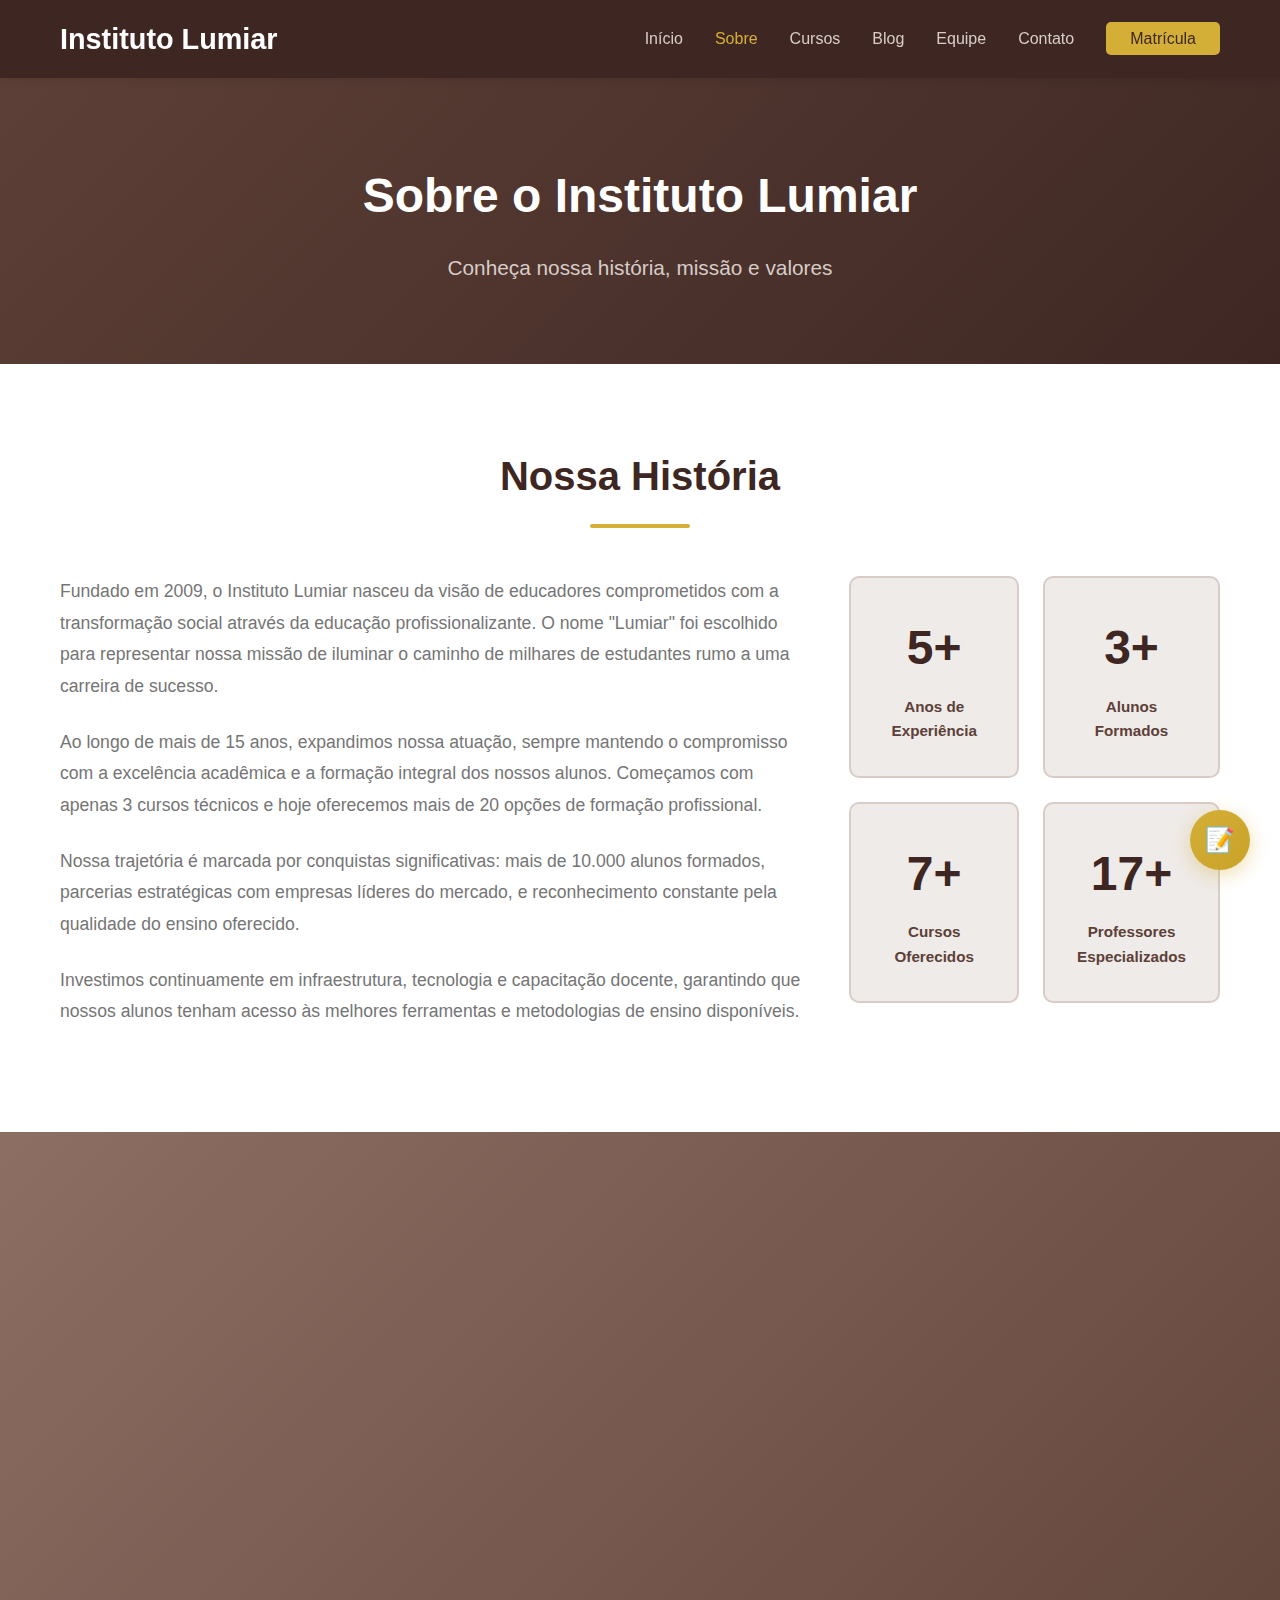
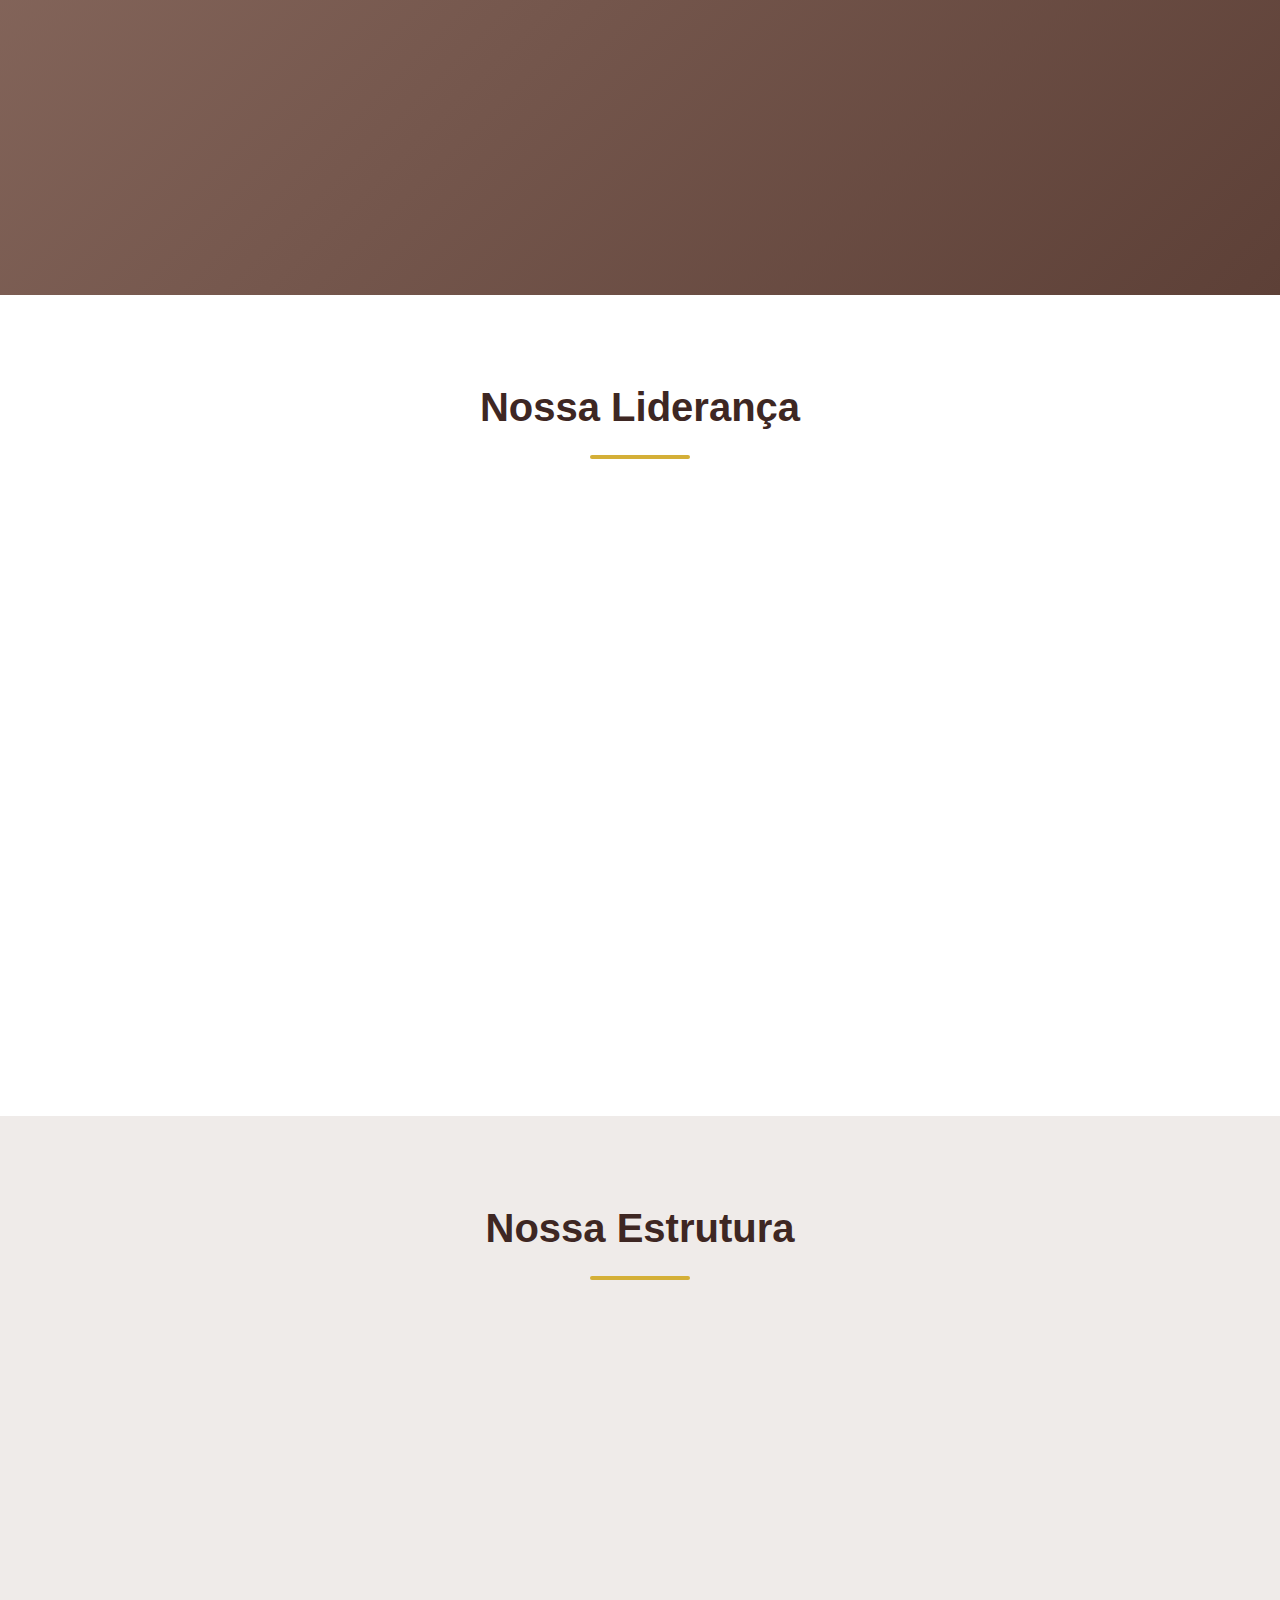
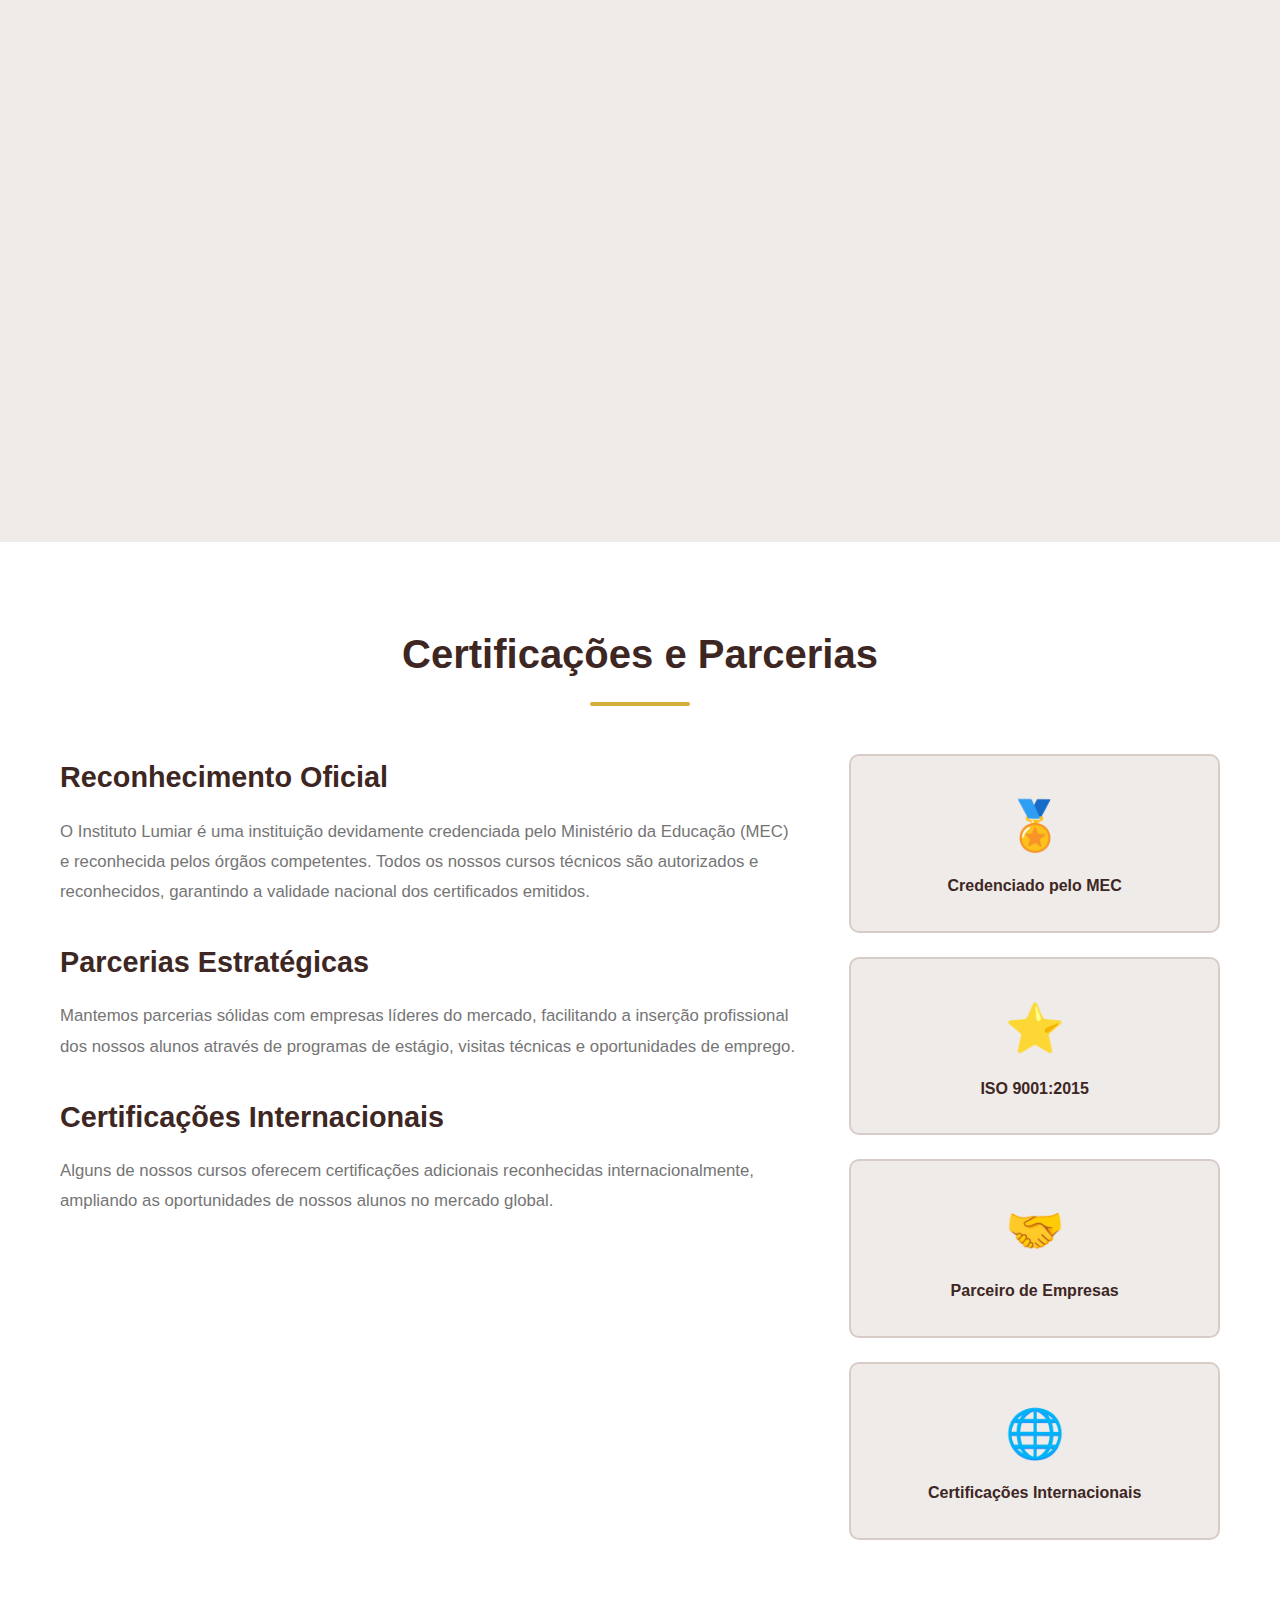
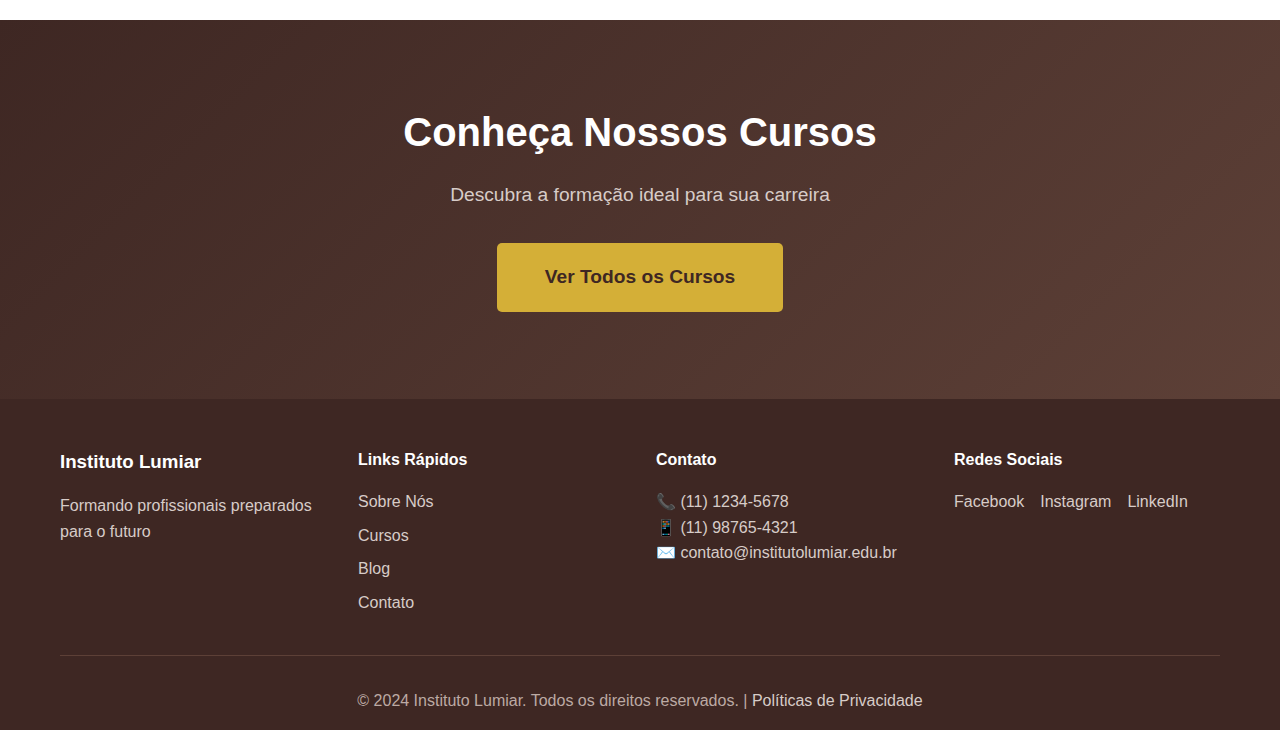
<file: sobre.html>
<!DOCTYPE html>
<html lang="pt-BR">
<head>
    <meta charset="UTF-8">
    <meta name="viewport" content="width=device-width, initial-scale=1.0">
    <title>Sobre Nós - Instituto Lumiar</title>
    <link rel="stylesheet" href="styles/sobre.css">
    <link rel="stylesheet" href="styles/animations.css">
</head>
<body>
    <!-- Page Loader -->
    <div class="page-loader"></div>
    <!-- Navegação -->
    <nav class="navbar">
        <div class="container">
            <div class="logo">
                <h1>Instituto Lumiar</h1>
            </div>
            <ul class="nav-menu">
                <li><a href="index.html">Início</a></li>
                <li><a href="sobre.html" class="active">Sobre</a></li>
                <li><a href="cursos.html">Cursos</a></li>
                <li><a href="blog.html">Blog</a></li>
                <li><a href="equipe.html">Equipe</a></li>
                <li><a href="contato.html">Contato</a></li>
                <li><a href="matricula.html" class="cta-nav">Matrícula</a></li>
            </ul>
            <div class="hamburger">
                <span></span>
                <span></span>
                <span></span>
            </div>
        </div>
    </nav>

    <!-- Hero -->
    <section class="page-hero">
        <div class="container">
            <h1>Sobre o Instituto Lumiar</h1>
            <p>Conheça nossa história, missão e valores</p>
        </div>
    </section>

    <!-- História -->
    <section class="history">
        <div class="container">
            <div class="section-header">
                <h2>Nossa História</h2>
                <div class="divider"></div>
            </div>
            <div class="history-content">
                <div class="history-text">
                    <p>Fundado em 2009, o Instituto Lumiar nasceu da visão de educadores comprometidos com a transformação social através da educação profissionalizante. O nome "Lumiar" foi escolhido para representar nossa missão de iluminar o caminho de milhares de estudantes rumo a uma carreira de sucesso.</p>
                    <p>Ao longo de mais de 15 anos, expandimos nossa atuação, sempre mantendo o compromisso com a excelência acadêmica e a formação integral dos nossos alunos. Começamos com apenas 3 cursos técnicos e hoje oferecemos mais de 20 opções de formação profissional.</p>
                    <p>Nossa trajetória é marcada por conquistas significativas: mais de 10.000 alunos formados, parcerias estratégicas com empresas líderes do mercado, e reconhecimento constante pela qualidade do ensino oferecido.</p>
                    <p>Investimos continuamente em infraestrutura, tecnologia e capacitação docente, garantindo que nossos alunos tenham acesso às melhores ferramentas e metodologias de ensino disponíveis.</p>
                </div>
                <div class="history-stats">
                    <div class="stat-item">
                        <div class="stat-number">15+</div>
                        <div class="stat-label">Anos de Experiência</div>
                    </div>
                    <div class="stat-item">
                        <div class="stat-number">10.000+</div>
                        <div class="stat-label">Alunos Formados</div>
                    </div>
                    <div class="stat-item">
                        <div class="stat-number">20+</div>
                        <div class="stat-label">Cursos Oferecidos</div>
                    </div>
                    <div class="stat-item">
                        <div class="stat-number">50+</div>
                        <div class="stat-label">Professores Especializados</div>
                    </div>
                </div>
            </div>
        </div>
    </section>

    <!-- Missão, Visão e Valores -->
    <section class="mission-vision">
        <div class="container">
            <div class="mv-grid">
                <div class="mv-card">
                    <div class="mv-icon">🎯</div>
                    <h3>Missão</h3>
                    <p>Proporcionar educação profissionalizante de excelência, formando cidadãos competentes, éticos e preparados para os desafios do mercado de trabalho, contribuindo para o desenvolvimento social e econômico da região.</p>
                </div>
                <div class="mv-card">
                    <div class="mv-icon">👁️</div>
                    <h3>Visão</h3>
                    <p>Ser reconhecida como a melhor instituição de ensino técnico e profissionalizante da região, referência em qualidade educacional, inovação pedagógica e inserção profissional dos egressos até 2030.</p>
                </div>
                <div class="mv-card">
                    <div class="mv-icon">💎</div>
                    <h3>Valores</h3>
                    <ul>
                        <li><strong>Excelência:</strong> Busca constante pela qualidade em tudo que fazemos</li>
                        <li><strong>Ética:</strong> Transparência e integridade em todas as relações</li>
                        <li><strong>Inovação:</strong> Abertura para novas metodologias e tecnologias</li>
                        <li><strong>Compromisso:</strong> Dedicação ao sucesso de cada aluno</li>
                        <li><strong>Respeito:</strong> Valorização da diversidade e inclusão</li>
                    </ul>
                </div>
            </div>
        </div>
    </section>

    <!-- Diretores e Coordenadores -->
    <section class="leadership">
        <div class="container">
            <div class="section-header">
                <h2>Nossa Liderança</h2>
                <div class="divider"></div>
            </div>
            <div class="leadership-grid">
                <div class="leader-card">
                    <div class="leader-photo">
                        <div class="photo-placeholder">👨‍💼</div>
                    </div>
                    <h3>Prof. Dr. Carlos Mendes</h3>
                    <p class="leader-role">Diretor Geral</p>
                    <p class="leader-bio">Doutor em Educação pela USP, com mais de 25 anos de experiência em gestão educacional. Especialista em políticas públicas de educação profissional.</p>
                </div>
                <div class="leader-card">
                    <div class="leader-photo">
                        <div class="photo-placeholder">👩‍💼</div>
                    </div>
                    <h3>Profa. Dra. Ana Paula Rodrigues</h3>
                    <p class="leader-role">Diretora Acadêmica</p>
                    <p class="leader-bio">Doutora em Pedagogia, mestre em Metodologias de Ensino. Coordenou projetos educacionais em diversas instituições de ensino superior.</p>
                </div>
                <div class="leader-card">
                    <div class="leader-photo">
                        <div class="photo-placeholder">👨‍🎓</div>
                    </div>
                    <h3>Prof. Roberto Silva</h3>
                    <p class="leader-role">Coordenador de Cursos Técnicos</p>
                    <p class="leader-bio">Engenheiro com especialização em Educação Profissional. Mais de 15 anos atuando na coordenação de cursos técnicos.</p>
                </div>
                <div class="leader-card">
                    <div class="leader-photo">
                        <div class="photo-placeholder">👩‍🎓</div>
                    </div>
                    <h3>Profa. Mariana Costa</h3>
                    <p class="leader-role">Coordenadora de Cursos Profissionalizantes</p>
                    <p class="leader-bio">Pedagoga especializada em Educação Profissional. Experiência em desenvolvimento curricular e gestão de projetos educacionais.</p>
                </div>
            </div>
        </div>
    </section>

    <!-- Estrutura Física -->
    <section class="facilities">
        <div class="container">
            <div class="section-header">
                <h2>Nossa Estrutura</h2>
                <div class="divider"></div>
            </div>
            <div class="facilities-grid">
                <div class="facility-card">
                    <div class="facility-icon">💻</div>
                    <h3>Laboratórios de Informática</h3>
                    <p>5 laboratórios equipados com computadores de última geração, softwares atualizados e acesso à internet de alta velocidade. Ambiente preparado para aulas práticas e projetos.</p>
                </div>
                <div class="facility-card">
                    <div class="facility-icon">📚</div>
                    <h3>Biblioteca</h3>
                    <p>Acervo com mais de 5.000 livros técnicos e acadêmicos, periódicos especializados, espaço de estudo individual e em grupo, além de acesso a bases de dados online.</p>
                </div>
                <div class="facility-card">
                    <div class="facility-icon">🎓</div>
                    <h3>Auditório</h3>
                    <p>Auditório climatizado com capacidade para 200 pessoas, equipado com sistema de som e projeção, ideal para palestras, eventos e apresentações.</p>
                </div>
                <div class="facility-card">
                    <div class="facility-icon">🔧</div>
                    <h3>Oficinas Práticas</h3>
                    <p>Espaços especializados para cursos técnicos, com equipamentos profissionais e ferramentas adequadas para cada área de formação.</p>
                </div>
                <div class="facility-card">
                    <div class="facility-icon">🏋️</div>
                    <h3>Área de Convivência</h3>
                    <p>Espaços amplos e confortáveis para descanso, alimentação e interação entre alunos, com lanchonete e áreas verdes.</p>
                </div>
                <div class="facility-card">
                    <div class="facility-icon">🚗</div>
                    <h3>Estacionamento</h3>
                    <p>Estacionamento amplo e seguro para alunos, professores e visitantes, com fácil acesso às instalações.</p>
                </div>
            </div>
        </div>
    </section>

    <!-- Certificações e Parcerias -->
    <section class="certifications">
        <div class="container">
            <div class="section-header">
                <h2>Certificações e Parcerias</h2>
                <div class="divider"></div>
            </div>
            <div class="cert-content">
                <div class="cert-text">
                    <h3>Reconhecimento Oficial</h3>
                    <p>O Instituto Lumiar é uma instituição devidamente credenciada pelo Ministério da Educação (MEC) e reconhecida pelos órgãos competentes. Todos os nossos cursos técnicos são autorizados e reconhecidos, garantindo a validade nacional dos certificados emitidos.</p>
                    <h3>Parcerias Estratégicas</h3>
                    <p>Mantemos parcerias sólidas com empresas líderes do mercado, facilitando a inserção profissional dos nossos alunos através de programas de estágio, visitas técnicas e oportunidades de emprego.</p>
                    <h3>Certificações Internacionais</h3>
                    <p>Alguns de nossos cursos oferecem certificações adicionais reconhecidas internacionalmente, ampliando as oportunidades de nossos alunos no mercado global.</p>
                </div>
                <div class="cert-badges">
                    <div class="badge-item">
                        <div class="badge-icon">🏅</div>
                        <p>Credenciado pelo MEC</p>
                    </div>
                    <div class="badge-item">
                        <div class="badge-icon">⭐</div>
                        <p>ISO 9001:2015</p>
                    </div>
                    <div class="badge-item">
                        <div class="badge-icon">🤝</div>
                        <p>Parceiro de Empresas</p>
                    </div>
                    <div class="badge-item">
                        <div class="badge-icon">🌐</div>
                        <p>Certificações Internacionais</p>
                    </div>
                </div>
            </div>
        </div>
    </section>

    <!-- CTA -->
    <section class="cta-section">
        <div class="container">
            <h2>Conheça Nossos Cursos</h2>
            <p>Descubra a formação ideal para sua carreira</p>
            <a href="cursos.html" class="btn btn-large">Ver Todos os Cursos</a>
        </div>
    </section>

    <!-- Footer -->
    <footer class="footer">
        <div class="container">
            <div class="footer-content">
                <div class="footer-section">
                    <h3>Instituto Lumiar</h3>
                    <p>Formando profissionais preparados para o futuro</p>
                </div>
                <div class="footer-section">
                    <h4>Links Rápidos</h4>
                    <ul>
                        <li><a href="sobre.html">Sobre Nós</a></li>
                        <li><a href="cursos.html">Cursos</a></li>
                        <li><a href="blog.html">Blog</a></li>
                        <li><a href="contato.html">Contato</a></li>
                    </ul>
                </div>
                <div class="footer-section">
                    <h4>Contato</h4>
                    <p>📞 (11) 1234-5678</p>
                    <p>📱 (11) 98765-4321</p>
                    <p>✉️ contato@institutolumiar.edu.br</p>
                </div>
                <div class="footer-section">
                    <h4>Redes Sociais</h4>
                    <div class="social-links">
                        <a href="#">Facebook</a>
                        <a href="#">Instagram</a>
                        <a href="#">LinkedIn</a>
                    </div>
                </div>
            </div>
            <div class="footer-bottom">
                <p>&copy; 2024 Instituto Lumiar. Todos os direitos reservados. | <a href="politicas.html">Políticas de Privacidade</a></p>
            </div>
        </div>
    </footer>

    <script src="script.js"></script>
    <script src="animations.js"></script>
</body>
</html>
</file>
<file: styles/animations.css>
/* ========== ANIMAÇÕES GLOBAIS ========== */

/* Scroll Progress Bar */
.scroll-progress {
    position: fixed;
    top: 0;
    left: 0;
    height: 4px;
    background: linear-gradient(90deg, var(--accent-gold), var(--brown-medium));
    z-index: 9999;
    transition: width 0.1s ease;
    box-shadow: 0 2px 10px rgba(212,175,55,0.5);
}

/* Page Loader */
.page-loader {
    position: fixed;
    top: 0;
    left: 0;
    width: 100%;
    height: 100%;
    background: var(--brown-dark);
    display: flex;
    align-items: center;
    justify-content: center;
    z-index: 10000;
    transition: opacity 0.3s;
}

.page-loader::after {
    content: '';
    width: 50px;
    height: 50px;
    border: 4px solid var(--brown-cream);
    border-top-color: var(--accent-gold);
    border-radius: 50%;
    animation: spin 1s linear infinite;
}

@keyframes spin {
    to { transform: rotate(360deg); }
}

/* Animate on Scroll */
.animate-on-scroll {
    opacity: 0;
    transform: translateY(30px);
    transition: all 0.6s cubic-bezier(0.4, 0, 0.2, 1);
}

.animate-on-scroll.animate-in {
    opacity: 1;
    transform: translateY(0);
}

/* Fade In */
.fade-in {
    animation: fadeIn 0.8s ease-in-out;
}

@keyframes fadeIn {
    from {
        opacity: 0;
    }
    to {
        opacity: 1;
    }
}

/* Slide In Left */
.slide-in-left {
    opacity: 0;
    transform: translateX(-50px);
    transition: all 0.6s ease;
}

.slide-in-left.animate-in {
    opacity: 1;
    transform: translateX(0);
}

/* Slide In Right */
.slide-in-right {
    opacity: 0;
    transform: translateX(50px);
    transition: all 0.6s ease;
}

.slide-in-right.animate-in {
    opacity: 1;
    transform: translateX(0);
}

/* Scale In */
.scale-in {
    opacity: 0;
    transform: scale(0.8);
    transition: all 0.6s cubic-bezier(0.34, 1.56, 0.64, 1);
}

.scale-in.animate-in {
    opacity: 1;
    transform: scale(1);
}

/* Rotate In */
.rotate-in {
    opacity: 0;
    transform: rotate(-10deg) scale(0.9);
    transition: all 0.6s ease;
}

.rotate-in.animate-in {
    opacity: 1;
    transform: rotate(0) scale(1);
}

/* ========== BUTTON RIPPLE EFFECT ========== */
.btn,
.btn-course,
.btn-submit,
.btn-enroll,
.btn-read-more {
    position: relative;
    overflow: hidden;
}

.ripple {
    position: absolute;
    border-radius: 50%;
    background: rgba(255, 255, 255, 0.6);
    transform: scale(0);
    animation: ripple-animation 0.6s ease-out;
    pointer-events: none;
}

@keyframes ripple-animation {
    to {
        transform: scale(4);
        opacity: 0;
    }
}

/* ========== NAVBAR SCROLL EFFECT ========== */
.navbar {
    transition: all 0.3s ease;
    backdrop-filter: blur(10px);
}

.navbar.scrolled {
    background: rgba(62, 39, 35, 0.95);
    box-shadow: 0 4px 20px rgba(0, 0, 0, 0.2);
    padding: 0.8rem 0;
}

/* ========== CARD HOVER ENHANCEMENTS ========== */
.course-card,
.post-card,
.team-card,
.testimonial-card,
.benefit-item,
.facility-card {
    transition: all 0.4s cubic-bezier(0.4, 0, 0.2, 1);
    will-change: transform;
}

.course-card:hover,
.post-card:hover,
.team-card:hover,
.testimonial-card:hover,
.benefit-item:hover,
.facility-card:hover {
    transform: translateY(-10px) scale(1.02);
    box-shadow: 0 15px 40px rgba(0, 0, 0, 0.2);
}

/* ========== FORM INPUT ANIMATIONS ========== */
.form-group {
    position: relative;
}

.form-group input,
.form-group textarea,
.form-group select {
    transition: all 0.3s ease;
}

.form-group.focused label {
    color: var(--brown-medium);
    transform: translateY(-5px);
    font-size: 0.85rem;
}

.form-group input:focus,
.form-group textarea:focus,
.form-group select:focus {
    border-color: var(--accent-gold);
    box-shadow: 0 0 0 3px rgba(212, 175, 55, 0.1);
    transform: translateY(-2px);
}

/* ========== FLOATING ACTION BUTTON ========== */
.fab {
    position: fixed;
    bottom: 30px;
    right: 30px;
    width: 60px;
    height: 60px;
    background: linear-gradient(135deg, var(--accent-gold), #C9A227);
    border-radius: 50%;
    display: flex;
    align-items: center;
    justify-content: center;
    font-size: 1.5rem;
    box-shadow: 0 5px 20px rgba(212, 175, 55, 0.4);
    z-index: 1000;
    text-decoration: none;
    transition: all 0.3s cubic-bezier(0.4, 0, 0.2, 1);
    animation: float 3s ease-in-out infinite;
}

.fab:hover {
    transform: scale(1.1) rotate(5deg);
    box-shadow: 0 8px 30px rgba(212, 175, 55, 0.6);
}

@keyframes float {
    0%, 100% {
        transform: translateY(0);
    }
    50% {
        transform: translateY(-10px);
    }
}

/* ========== CUSTOM CURSOR ========== */
.custom-cursor {
    width: 20px;
    height: 20px;
    border: 2px solid var(--accent-gold);
    border-radius: 50%;
    position: fixed;
    pointer-events: none;
    z-index: 9999;
    transition: transform 0.2s ease, width 0.2s ease, height 0.2s ease;
    mix-blend-mode: difference;
    display: none; /* Desabilitado por padrão - pode ser ativado se desejar */
}

.custom-cursor.hover {
    transform: scale(1.5);
    background: var(--accent-gold);
    opacity: 0.5;
}

/* Hide default cursor on desktop - DESABILITADO por padrão */
@media (min-width: 1024px) {
    /* Descomente as linhas abaixo se quiser ativar o cursor customizado
    * {
        cursor: none;
    }
    
    a, button, input, select, textarea {
        cursor: none;
    }
    
    .custom-cursor {
        display: block;
    }
    */
}

/* ========== STAGGERED ANIMATIONS ========== */
.courses-grid .course-card:nth-child(1) { transition-delay: 0.1s; }
.courses-grid .course-card:nth-child(2) { transition-delay: 0.2s; }
.courses-grid .course-card:nth-child(3) { transition-delay: 0.3s; }
.courses-grid .course-card:nth-child(4) { transition-delay: 0.4s; }
.courses-grid .course-card:nth-child(5) { transition-delay: 0.5s; }
.courses-grid .course-card:nth-child(6) { transition-delay: 0.6s; }

.benefits-grid .benefit-item:nth-child(1) { transition-delay: 0.1s; }
.benefits-grid .benefit-item:nth-child(2) { transition-delay: 0.2s; }
.benefits-grid .benefit-item:nth-child(3) { transition-delay: 0.3s; }
.benefits-grid .benefit-item:nth-child(4) { transition-delay: 0.4s; }
.benefits-grid .benefit-item:nth-child(5) { transition-delay: 0.5s; }
.benefits-grid .benefit-item:nth-child(6) { transition-delay: 0.6s; }

/* ========== HERO TYPING EFFECT ========== */
.hero-title {
    opacity: 0;
    animation: fadeIn 1s ease 0.5s forwards;
}

.hero-subtitle {
    opacity: 0;
    animation: fadeIn 1s ease 1s forwards;
}

.hero-buttons {
    opacity: 0;
    animation: fadeIn 1s ease 1.5s forwards;
}

/* ========== PULSE ANIMATION ========== */
@keyframes pulse {
    0%, 100% {
        transform: scale(1);
    }
    50% {
        transform: scale(1.05);
    }
}

.pulse {
    animation: pulse 2s ease-in-out infinite;
}

/* ========== SHAKE ANIMATION ========== */
@keyframes shake {
    0%, 100% { transform: translateX(0); }
    25% { transform: translateX(-5px); }
    75% { transform: translateX(5px); }
}

.shake {
    animation: shake 0.5s ease;
}

/* ========== BOUNCE IN ========== */
@keyframes bounceIn {
    0% {
        opacity: 0;
        transform: scale(0.3);
    }
    50% {
        opacity: 1;
        transform: scale(1.05);
    }
    70% {
        transform: scale(0.9);
    }
    100% {
        transform: scale(1);
    }
}

.bounce-in {
    animation: bounceIn 0.6s ease;
}

/* ========== SLIDE UP ========== */
@keyframes slideUp {
    from {
        opacity: 0;
        transform: translateY(50px);
    }
    to {
        opacity: 1;
        transform: translateY(0);
    }
}

.slide-up {
    animation: slideUp 0.6s ease;
}

/* ========== FILTER TRANSITION ========== */
.course-card,
.post-card,
.team-card {
    transition: all 0.4s cubic-bezier(0.4, 0, 0.2, 1);
}

.course-card.hidden,
.post-card.hidden,
.team-card.hidden {
    opacity: 0;
    transform: scale(0.8);
    max-height: 0;
    margin: 0;
    padding: 0;
    overflow: hidden;
}

/* ========== LOADING SKELETON ========== */
.skeleton {
    background: linear-gradient(90deg, 
        var(--brown-beige) 25%, 
        var(--brown-cream) 50%, 
        var(--brown-beige) 75%
    );
    background-size: 200% 100%;
    animation: loading 1.5s ease-in-out infinite;
}

@keyframes loading {
    0% {
        background-position: 200% 0;
    }
    100% {
        background-position: -200% 0;
    }
}

/* ========== SMOOTH SCROLL ========== */
html {
    scroll-behavior: smooth;
}

/* ========== RESPONSIVE ANIMATIONS ========== */
@media (max-width: 768px) {
    .custom-cursor {
        display: none;
    }
    
    * {
        cursor: auto !important;
    }
    
    .fab {
        width: 50px;
        height: 50px;
        bottom: 20px;
        right: 20px;
        font-size: 1.2rem;
    }
    
    .animate-on-scroll {
        transform: translateY(20px);
    }
}

/* ========== PERFORMANCE OPTIMIZATIONS ========== */
.animate-on-scroll,
.course-card,
.post-card,
.team-card {
    will-change: transform, opacity;
}

/* ========== GLOW EFFECT ========== */
.glow {
    box-shadow: 0 0 20px rgba(212, 175, 55, 0.5);
    animation: glow-pulse 2s ease-in-out infinite;
}

@keyframes glow-pulse {
    0%, 100% {
        box-shadow: 0 0 20px rgba(212, 175, 55, 0.5);
    }
    50% {
        box-shadow: 0 0 30px rgba(212, 175, 55, 0.8);
    }
}
</file>
<file: styles/home.css>
/* Reset e Variáveis */
* {
    margin: 0;
    padding: 0;
    box-sizing: border-box;
}

:root {
    --brown-dark: #3E2723;
    --brown-medium: #5D4037;
    --brown-light: #8D6E63;
    --brown-lighter: #BCAAA4;
    --brown-cream: #D7CCC8;
    --brown-beige: #EFEBE9;
    --accent-gold: #D4AF37;
    --text-dark: #212121;
    --text-light: #757575;
    --white: #FFFFFF;
}

body {
    font-family: 'Segoe UI', Tahoma, Geneva, Verdana, sans-serif;
    color: var(--text-dark);
    line-height: 1.6;
    overflow-x: hidden;
    word-wrap: break-word;
    overflow-wrap: break-word;
}

.container {
    max-width: 1200px;
    margin: 0 auto;
    padding: 0 20px;
    width: 100%;
    box-sizing: border-box;
}

/* Navegação */
.navbar {
    background: var(--brown-dark);
    padding: 1rem 0;
    position: sticky;
    top: 0;
    z-index: 1000;
    box-shadow: 0 2px 10px rgba(0,0,0,0.1);
}

.navbar .container {
    display: flex;
    justify-content: space-between;
    align-items: center;
}

.logo h1 {
    color: var(--white);
    font-size: 1.8rem;
    font-weight: 700;
}

.nav-menu {
    display: flex;
    list-style: none;
    gap: 2rem;
    align-items: center;
}

.nav-menu a {
    color: var(--brown-cream);
    text-decoration: none;
    font-weight: 500;
    transition: color 0.3s;
}

.nav-menu a:hover,
.nav-menu a.active {
    color: var(--accent-gold);
}

.cta-nav {
    background: var(--accent-gold);
    color: var(--brown-dark) !important;
    padding: 0.5rem 1.5rem;
    border-radius: 5px;
    font-weight: 600;
}

.cta-nav:hover {
    background: #C9A227;
    color: var(--brown-dark) !important;
}

.hamburger {
    display: none;
    flex-direction: column;
    cursor: pointer;
    gap: 5px;
}

.hamburger span {
    width: 25px;
    height: 3px;
    background: var(--white);
    border-radius: 3px;
}

/* Hero Section */
.hero {
    background: linear-gradient(135deg, var(--brown-medium) 0%, var(--brown-dark) 100%);
    height: 90vh;
    display: flex;
    align-items: center;
    justify-content: center;
    position: relative;
    overflow: hidden;
    animation: heroFadeIn 1s ease-in-out;
}

@keyframes heroFadeIn {
    from {
        opacity: 0;
        transform: scale(1.1);
    }
    to {
        opacity: 1;
        transform: scale(1);
    }
}

.hero::before {
    content: '';
    position: absolute;
    top: 0;
    left: 0;
    right: 0;
    bottom: 0;
    background: url('data:image/svg+xml,<svg xmlns="http://www.w3.org/2000/svg" viewBox="0 0 1200 600"><path d="M0,300 Q300,200 600,300 T1200,300" stroke="rgba(212,175,55,0.1)" fill="none" stroke-width="2"/></svg>');
    opacity: 0.3;
    animation: floatBackground 20s ease-in-out infinite;
}

@keyframes floatBackground {
    0%, 100% {
        transform: translateY(0);
    }
    50% {
        transform: translateY(-20px);
    }
}

.hero::after {
    content: '';
    position: absolute;
    top: -50%;
    left: -50%;
    width: 200%;
    height: 200%;
    background: radial-gradient(circle, rgba(212,175,55,0.1) 0%, transparent 70%);
    animation: rotate 20s linear infinite;
}

@keyframes rotate {
    from {
        transform: rotate(0deg);
    }
    to {
        transform: rotate(360deg);
    }
}

.hero-content {
    position: relative;
    z-index: 2;
    text-align: center;
    color: var(--white);
    max-width: 800px;
    padding: 0 20px;
}

.hero-title {
    font-size: 3.5rem;
    font-weight: 700;
    margin-bottom: 1rem;
    text-shadow: 2px 2px 4px rgba(0,0,0,0.3);
}

.hero-subtitle {
    font-size: 1.5rem;
    margin-bottom: 2rem;
    color: var(--brown-cream);
}

.hero-buttons {
    display: flex;
    gap: 1rem;
    justify-content: center;
    flex-wrap: wrap;
}

.btn {
    padding: 1rem 2.5rem;
    border-radius: 5px;
    text-decoration: none;
    font-weight: 600;
    transition: all 0.3s;
    display: inline-block;
    border: none;
    cursor: pointer;
}

.btn-primary {
    background: var(--accent-gold);
    color: var(--brown-dark);
    position: relative;
    overflow: hidden;
}

.btn-primary::before {
    content: '';
    position: absolute;
    top: 50%;
    left: 50%;
    width: 0;
    height: 0;
    border-radius: 50%;
    background: rgba(255,255,255,0.3);
    transform: translate(-50%, -50%);
    transition: width 0.6s, height 0.6s;
}

.btn-primary:hover::before {
    width: 300px;
    height: 300px;
}

.btn-primary:hover {
    background: #C9A227;
    transform: translateY(-3px) scale(1.05);
    box-shadow: 0 8px 20px rgba(212,175,55,0.5);
}

.btn-secondary {
    background: transparent;
    color: var(--white);
    border: 2px solid var(--white);
}

.btn-secondary:hover {
    background: var(--white);
    color: var(--brown-dark);
}

.btn-outline {
    background: transparent;
    color: var(--brown-medium);
    border: 2px solid var(--brown-medium);
}

.btn-outline:hover {
    background: var(--brown-medium);
    color: var(--white);
}

.btn-large {
    padding: 1.2rem 3rem;
    font-size: 1.2rem;
}

/* Cursos em Destaque */
.featured-courses {
    padding: 5rem 0;
    background: var(--brown-beige);
}

.section-title {
    text-align: center;
    font-size: 2.5rem;
    color: var(--brown-dark);
    margin-bottom: 3rem;
    font-weight: 700;
    position: relative;
    display: block;
    width: 100%;
    padding-bottom: 1rem;
}

.section-title::after {
    content: '';
    position: absolute;
    bottom: 0;
    left: 50%;
    transform: translateX(-50%);
    width: 0;
    height: 4px;
    background: linear-gradient(90deg, transparent, var(--accent-gold), transparent);
    animation: expandLine 1s ease-out 0.5s forwards;
}

@keyframes expandLine {
    from {
        width: 0;
    }
    to {
        width: 100px;
    }
}

.courses-grid {
    display: grid;
    grid-template-columns: repeat(auto-fit, minmax(300px, 1fr));
    gap: 2rem;
    margin-bottom: 3rem;
}

.course-card {
    background: var(--white);
    border-radius: 10px;
    overflow: hidden;
    box-shadow: 0 5px 15px rgba(0,0,0,0.1);
    transition: all 0.4s cubic-bezier(0.4, 0, 0.2, 1);
    position: relative;
}

.course-card::before {
    content: '';
    position: absolute;
    top: 0;
    left: 0;
    width: 100%;
    height: 100%;
    background: linear-gradient(135deg, rgba(212,175,55,0.1) 0%, transparent 100%);
    opacity: 0;
    transition: opacity 0.4s;
    z-index: 1;
    pointer-events: none;
}

.course-card:hover::before {
    opacity: 1;
}

.course-card:hover {
    transform: translateY(-5px);
    box-shadow: 0 10px 25px rgba(0,0,0,0.15);
}

.course-image {
    height: 200px;
    background: linear-gradient(135deg, var(--brown-light) 0%, var(--brown-medium) 100%);
    display: flex;
    align-items: center;
    justify-content: center;
}

.course-placeholder {
    font-size: 4rem;
}

.course-content {
    padding: 1.5rem;
}

.course-content h3 {
    color: var(--brown-dark);
    margin-bottom: 0.5rem;
    font-size: 1.3rem;
}

.course-content p {
    color: var(--text-light);
    margin-bottom: 1rem;
    font-size: 0.95rem;
    word-wrap: break-word;
    overflow-wrap: break-word;
    word-break: break-word;
    max-width: 100%;
}

.course-info {
    display: flex;
    gap: 1rem;
    margin-bottom: 1rem;
    font-size: 0.9rem;
    color: var(--brown-medium);
}

.btn-course {
    display: inline-block;
    background: var(--brown-medium);
    color: var(--white);
    padding: 0.7rem 1.5rem;
    border-radius: 5px;
    text-decoration: none;
    font-weight: 600;
    transition: background 0.3s;
}

.btn-course:hover {
    background: var(--brown-dark);
}

.text-center {
    text-align: center;
}

/* Benefícios */
.benefits {
    padding: 5rem 0;
    background: var(--white);
}

.benefits-grid {
    display: grid;
    grid-template-columns: repeat(auto-fit, minmax(250px, 1fr));
    gap: 2rem;
}

.benefit-item {
    text-align: center;
    padding: 2rem;
    background: var(--brown-beige);
    border-radius: 10px;
    transition: all 0.4s cubic-bezier(0.4, 0, 0.2, 1);
    position: relative;
    overflow: hidden;
}

.benefit-item::after {
    content: '';
    position: absolute;
    top: 50%;
    left: 50%;
    width: 0;
    height: 0;
    border-radius: 50%;
    background: rgba(212,175,55,0.2);
    transform: translate(-50%, -50%);
    transition: width 0.6s, height 0.6s;
}

.benefit-item:hover::after {
    width: 300px;
    height: 300px;
}

.benefit-item:hover {
    transform: translateY(-5px);
}

.benefit-icon {
    font-size: 3rem;
    margin-bottom: 1rem;
    display: inline-block;
    transition: transform 0.4s cubic-bezier(0.4, 0, 0.2, 1);
    position: relative;
    z-index: 1;
}

.benefit-item:hover .benefit-icon {
    transform: scale(1.2) rotate(5deg);
}

.benefit-item h3 {
    color: var(--brown-dark);
    margin-bottom: 0.5rem;
    font-size: 1.2rem;
}

.benefit-item p {
    color: var(--text-light);
    font-size: 0.95rem;
    word-wrap: break-word;
    overflow-wrap: break-word;
    word-break: break-word;
    max-width: 100%;
}

/* Depoimentos */
.testimonials {
    padding: 5rem 0;
    background: linear-gradient(135deg, var(--brown-light) 0%, var(--brown-medium) 100%);
    color: var(--white);
}

.testimonials .section-title {
    color: var(--white);
}

.testimonials-grid {
    display: grid;
    grid-template-columns: repeat(auto-fit, minmax(300px, 1fr));
    gap: 2rem;
}

.testimonial-card {
    background: var(--white);
    color: var(--text-dark);
    padding: 2rem;
    border-radius: 10px;
    box-shadow: 0 5px 15px rgba(0,0,0,0.2);
    transition: all 0.4s cubic-bezier(0.4, 0, 0.2, 1);
    position: relative;
    border-left: 4px solid transparent;
}

.testimonial-card:hover {
    border-left-color: var(--accent-gold);
    transform: translateX(10px);
}

.testimonial-stars {
    font-size: 1.2rem;
    margin-bottom: 1rem;
}

.testimonial-text {
    font-style: italic;
    margin-bottom: 1.5rem;
    color: var(--text-light);
    line-height: 1.8;
    word-wrap: break-word;
    overflow-wrap: break-word;
    word-break: break-word;
    max-width: 100%;
}

.testimonial-author {
    display: flex;
    align-items: center;
    gap: 1rem;
}

.author-avatar {
    width: 50px;
    height: 50px;
    border-radius: 50%;
    background: var(--brown-medium);
    color: var(--white);
    display: flex;
    align-items: center;
    justify-content: center;
    font-weight: 700;
    font-size: 1.2rem;
    transition: all 0.4s cubic-bezier(0.4, 0, 0.2, 1);
    position: relative;
    overflow: hidden;
}

.author-avatar::before {
    content: '';
    position: absolute;
    top: 50%;
    left: 50%;
    width: 0;
    height: 0;
    background: var(--accent-gold);
    border-radius: 50%;
    transform: translate(-50%, -50%);
    transition: width 0.4s, height 0.4s;
}

.testimonial-card:hover .author-avatar::before {
    width: 100%;
    height: 100%;
}

.testimonial-card:hover .author-avatar {
    transform: scale(1.1);
    box-shadow: 0 5px 15px rgba(212,175,55,0.4);
}

.author-info {
    display: flex;
    flex-direction: column;
}

.author-info strong {
    color: var(--brown-dark);
}

.author-info span {
    color: var(--text-light);
    font-size: 0.9rem;
}

/* Galeria */
.gallery {
    padding: 5rem 0;
    background: var(--brown-beige);
}

.gallery-grid {
    display: grid;
    grid-template-columns: repeat(auto-fit, minmax(250px, 1fr));
    gap: 2rem;
}

.gallery-item {
    text-align: center;
    background: var(--white);
    padding: 2rem;
    border-radius: 10px;
    box-shadow: 0 5px 15px rgba(0,0,0,0.1);
}

.gallery-placeholder {
    font-size: 4rem;
    margin-bottom: 1rem;
}

.gallery-item p {
    color: var(--brown-dark);
    font-weight: 600;
}

/* About Preview */
.about-preview {
    padding: 5rem 0;
    background: var(--white);
}

.about-content {
    display: grid;
    grid-template-columns: 1fr 1fr;
    gap: 3rem;
    align-items: center;
}

.about-text h2 {
    color: var(--brown-dark);
    font-size: 2.5rem;
    margin-bottom: 1.5rem;
}

.about-text p {
    color: var(--text-light);
    margin-bottom: 1rem;
    font-size: 1.1rem;
    line-height: 1.8;
    word-wrap: break-word;
    overflow-wrap: break-word;
    word-break: break-word;
    max-width: 100%;
}

.about-image {
    display: flex;
    align-items: center;
    justify-content: center;
}

.about-placeholder {
    font-size: 8rem;
    opacity: 0.3;
}

/* CTA Section */
.cta-section {
    padding: 5rem 0;
    background: linear-gradient(135deg, var(--brown-dark) 0%, var(--brown-medium) 100%);
    text-align: center;
    color: var(--white);
}

.cta-section h2 {
    font-size: 2.5rem;
    margin-bottom: 1rem;
}

.cta-section p {
    font-size: 1.2rem;
    margin-bottom: 2rem;
    color: var(--brown-cream);
}

/* Footer */
.footer {
    background: var(--brown-dark);
    color: var(--brown-cream);
    padding: 3rem 0 1rem;
}

.footer-content {
    display: grid;
    grid-template-columns: repeat(auto-fit, minmax(250px, 1fr));
    gap: 2rem;
    margin-bottom: 2rem;
}

.footer-section h3,
.footer-section h4 {
    color: var(--white);
    margin-bottom: 1rem;
}

.footer-section ul {
    list-style: none;
}

.footer-section ul li {
    margin-bottom: 0.5rem;
}

.footer-section a {
    color: var(--brown-cream);
    text-decoration: none;
    transition: color 0.3s;
}

.footer-section a:hover {
    color: var(--accent-gold);
}

.social-links {
    display: flex;
    gap: 1rem;
    flex-wrap: wrap;
}

.footer-bottom {
    text-align: center;
    padding-top: 2rem;
    border-top: 1px solid var(--brown-medium);
    color: var(--brown-lighter);
}

.footer-bottom a {
    color: var(--brown-cream);
    text-decoration: none;
}

/* Responsive */
@media (max-width: 768px) {
    .hamburger {
        display: flex;
    }

    .nav-menu {
        position: fixed;
        left: -100%;
        top: 70px;
        flex-direction: column;
        background: var(--brown-dark);
        width: 100%;
        text-align: center;
        transition: 0.3s;
        padding: 2rem 0;
        gap: 1rem;
    }

    .nav-menu.active {
        left: 0;
    }

    .hero-title {
        font-size: 2rem;
        word-wrap: break-word;
        overflow-wrap: break-word;
    }

    .hero-subtitle {
        font-size: 1.2rem;
        word-wrap: break-word;
        overflow-wrap: break-word;
    }

    .about-content {
        grid-template-columns: 1fr;
    }

    .courses-grid {
        grid-template-columns: 1fr;
    }

    .section-title {
        font-size: 2rem;
        word-wrap: break-word;
        overflow-wrap: break-word;
    }

    .about-text h2 {
        font-size: 2rem;
        word-wrap: break-word;
        overflow-wrap: break-word;
    }

    .container {
        padding: 0 15px;
    }
}
</file>
<file: styles/blog.css>
/* Reset e Variáveis */
* {
    margin: 0;
    padding: 0;
    box-sizing: border-box;
}

:root {
    --brown-dark: #3E2723;
    --brown-medium: #5D4037;
    --brown-light: #8D6E63;
    --brown-lighter: #BCAAA4;
    --brown-cream: #D7CCC8;
    --brown-beige: #EFEBE9;
    --accent-gold: #D4AF37;
    --text-dark: #212121;
    --text-light: #757575;
    --white: #FFFFFF;
}

body {
    font-family: 'Segoe UI', Tahoma, Geneva, Verdana, sans-serif;
    color: var(--text-dark);
    line-height: 1.6;
    background: var(--brown-beige);
    overflow-x: hidden;
    word-wrap: break-word;
    overflow-wrap: break-word;
}

.container {
    max-width: 1200px;
    margin: 0 auto;
    padding: 0 20px;
    width: 100%;
    box-sizing: border-box;
}

/* Navegação */
.navbar {
    background: var(--brown-dark);
    padding: 1rem 0;
    position: sticky;
    top: 0;
    z-index: 1000;
    box-shadow: 0 2px 10px rgba(0,0,0,0.1);
}

.navbar .container {
    display: flex;
    justify-content: space-between;
    align-items: center;
}

.logo h1 {
    color: var(--white);
    font-size: 1.8rem;
    font-weight: 700;
}

.nav-menu {
    display: flex;
    list-style: none;
    gap: 2rem;
    align-items: center;
}

.nav-menu a {
    color: var(--brown-cream);
    text-decoration: none;
    font-weight: 500;
    transition: color 0.3s;
}

.nav-menu a:hover,
.nav-menu a.active {
    color: var(--accent-gold);
}

.cta-nav {
    background: var(--accent-gold);
    color: var(--brown-dark) !important;
    padding: 0.5rem 1.5rem;
    border-radius: 5px;
    font-weight: 600;
}

.cta-nav:hover {
    background: #C9A227;
    color: var(--brown-dark) !important;
}

.hamburger {
    display: none;
    flex-direction: column;
    cursor: pointer;
    gap: 5px;
}

.hamburger span {
    width: 25px;
    height: 3px;
    background: var(--white);
    border-radius: 3px;
}

/* Page Hero */
.page-hero {
    background: linear-gradient(135deg, var(--brown-medium) 0%, var(--brown-dark) 100%);
    padding: 4rem 0;
    text-align: center;
    color: var(--white);
}

.page-hero h1 {
    font-size: 3rem;
    margin-bottom: 1rem;
    font-weight: 700;
}

.page-hero p {
    font-size: 1.3rem;
    color: var(--brown-cream);
}

/* Categories */
.categories-section {
    padding: 2rem 0;
    background: var(--white);
    border-bottom: 2px solid var(--brown-cream);
}

.categories {
    display: flex;
    justify-content: center;
    gap: 1rem;
    flex-wrap: wrap;
}

.category-btn {
    padding: 0.8rem 2rem;
    border: 2px solid var(--brown-medium);
    background: var(--white);
    color: var(--brown-medium);
    border-radius: 25px;
    cursor: pointer;
    font-weight: 600;
    transition: all 0.3s;
    font-size: 1rem;
}

.category-btn:hover {
    background: var(--brown-medium);
    color: var(--white);
    transform: translateY(-2px);
}

.category-btn.active {
    background: var(--brown-medium);
    color: var(--white);
    box-shadow: 0 5px 15px rgba(93,64,55,0.3);
}

/* Featured Post */
.featured-post {
    padding: 4rem 0;
    background: var(--white);
}

.featured-content {
    display: grid;
    grid-template-columns: 1fr 1fr;
    gap: 3rem;
    align-items: center;
}

.featured-image {
    height: 400px;
    background: linear-gradient(135deg, var(--brown-light) 0%, var(--brown-medium) 100%);
    border-radius: 15px;
    display: flex;
    align-items: center;
    justify-content: center;
}

.image-placeholder {
    font-size: 6rem;
    opacity: 0.5;
}

.featured-text {
    padding: 2rem;
}

.post-category {
    display: inline-block;
    background: var(--accent-gold);
    color: var(--brown-dark);
    padding: 0.4rem 1rem;
    border-radius: 20px;
    font-weight: 700;
    font-size: 0.85rem;
    margin-bottom: 1rem;
}

.featured-text h2 {
    color: var(--brown-dark);
    font-size: 2.5rem;
    margin-bottom: 1rem;
    font-weight: 700;
    line-height: 1.2;
}

.post-excerpt {
    color: var(--text-light);
    font-size: 1.1rem;
    line-height: 1.8;
    margin-bottom: 1.5rem;
    word-wrap: break-word;
    overflow-wrap: break-word;
    word-break: break-word;
    max-width: 100%;
}

.post-meta {
    display: flex;
    gap: 1.5rem;
    margin-bottom: 1.5rem;
    color: var(--text-light);
    font-size: 0.9rem;
}

.btn-read-more {
    display: inline-block;
    background: var(--brown-medium);
    color: var(--white);
    padding: 0.8rem 2rem;
    border-radius: 5px;
    text-decoration: none;
    font-weight: 600;
    transition: background 0.3s;
}

.btn-read-more:hover {
    background: var(--brown-dark);
}

/* Posts Grid */
.posts-section {
    padding: 4rem 0;
    background: var(--brown-beige);
}

.posts-grid {
    display: grid;
    grid-template-columns: repeat(auto-fill, minmax(320px, 1fr));
    gap: 2rem;
    margin-bottom: 3rem;
}

.post-card {
    background: var(--white);
    border-radius: 15px;
    overflow: hidden;
    box-shadow: 0 5px 20px rgba(0,0,0,0.1);
    transition: transform 0.3s, box-shadow 0.3s;
}

.post-card:hover {
    transform: translateY(-5px);
    box-shadow: 0 10px 30px rgba(0,0,0,0.15);
}

.post-image {
    height: 200px;
    background: linear-gradient(135deg, var(--brown-light) 0%, var(--brown-medium) 100%);
    display: flex;
    align-items: center;
    justify-content: center;
}

.post-content {
    padding: 1.5rem;
}

.post-content h3 {
    color: var(--brown-dark);
    font-size: 1.4rem;
    margin: 1rem 0;
    font-weight: 700;
    line-height: 1.3;
}

.post-content .post-excerpt {
    font-size: 0.95rem;
    margin-bottom: 1rem;
    word-wrap: break-word;
    overflow-wrap: break-word;
    word-break: break-word;
    max-width: 100%;
}

.post-content .post-meta {
    margin-bottom: 1rem;
    font-size: 0.85rem;
}

/* Pagination */
.pagination {
    display: flex;
    justify-content: center;
    gap: 0.5rem;
    margin-top: 3rem;
}

.page-btn {
    padding: 0.8rem 1.2rem;
    border: 2px solid var(--brown-medium);
    background: var(--white);
    color: var(--brown-medium);
    border-radius: 5px;
    cursor: pointer;
    font-weight: 600;
    transition: all 0.3s;
}

.page-btn:hover {
    background: var(--brown-medium);
    color: var(--white);
}

.page-btn.active {
    background: var(--brown-medium);
    color: var(--white);
}

/* Newsletter */
.newsletter-section {
    padding: 4rem 0;
    background: linear-gradient(135deg, var(--brown-dark) 0%, var(--brown-medium) 100%);
    color: var(--white);
    text-align: center;
}

.newsletter-content h2 {
    font-size: 2.5rem;
    margin-bottom: 1rem;
}

.newsletter-content p {
    font-size: 1.2rem;
    color: var(--brown-cream);
    margin-bottom: 2rem;
}

.newsletter-form {
    display: flex;
    max-width: 500px;
    margin: 0 auto;
    gap: 1rem;
}

.newsletter-form input {
    flex: 1;
    padding: 1rem;
    border: none;
    border-radius: 5px;
    font-size: 1rem;
}

.newsletter-form input:focus {
    outline: 2px solid var(--accent-gold);
}

.btn-newsletter {
    background: var(--accent-gold);
    color: var(--brown-dark);
    padding: 1rem 2rem;
    border: none;
    border-radius: 5px;
    font-weight: 700;
    cursor: pointer;
    transition: background 0.3s;
}

.btn-newsletter:hover {
    background: #C9A227;
}

/* Footer */
.footer {
    background: var(--brown-dark);
    color: var(--brown-cream);
    padding: 3rem 0 1rem;
}

.footer-content {
    display: grid;
    grid-template-columns: repeat(auto-fit, minmax(250px, 1fr));
    gap: 2rem;
    margin-bottom: 2rem;
}

.footer-section h3,
.footer-section h4 {
    color: var(--white);
    margin-bottom: 1rem;
}

.footer-section ul {
    list-style: none;
}

.footer-section ul li {
    margin-bottom: 0.5rem;
}

.footer-section a {
    color: var(--brown-cream);
    text-decoration: none;
    transition: color 0.3s;
}

.footer-section a:hover {
    color: var(--accent-gold);
}

.social-links {
    display: flex;
    gap: 1rem;
    flex-wrap: wrap;
}

.footer-bottom {
    text-align: center;
    padding-top: 2rem;
    border-top: 1px solid var(--brown-medium);
    color: var(--brown-lighter);
}

.footer-bottom a {
    color: var(--brown-cream);
    text-decoration: none;
}

/* Responsive */
@media (max-width: 768px) {
    .hamburger {
        display: flex;
    }

    .nav-menu {
        position: fixed;
        left: -100%;
        top: 70px;
        flex-direction: column;
        background: var(--brown-dark);
        width: 100%;
        text-align: center;
        transition: 0.3s;
        padding: 2rem 0;
        gap: 1rem;
    }

    .nav-menu.active {
        left: 0;
    }

    .page-hero h1 {
        font-size: 2rem;
        word-wrap: break-word;
        overflow-wrap: break-word;
    }

    .page-hero p {
        font-size: 1.1rem;
        word-wrap: break-word;
        overflow-wrap: break-word;
    }

    .featured-content {
        grid-template-columns: 1fr;
    }

    .featured-text h2 {
        font-size: 1.8rem;
        word-wrap: break-word;
        overflow-wrap: break-word;
    }

    .posts-grid {
        grid-template-columns: 1fr;
    }

    .newsletter-form {
        flex-direction: column;
    }

    .container {
        padding: 0 15px;
    }
}

/* Filtro de categorias */
.post-card.hidden {
    display: none;
}
</file>
<file: styles/contato.css>
/* Reset e Variáveis */
* {
    margin: 0;
    padding: 0;
    box-sizing: border-box;
}

:root {
    --brown-dark: #3E2723;
    --brown-medium: #5D4037;
    --brown-light: #8D6E63;
    --brown-lighter: #BCAAA4;
    --brown-cream: #D7CCC8;
    --brown-beige: #EFEBE9;
    --accent-gold: #D4AF37;
    --text-dark: #212121;
    --text-light: #757575;
    --white: #FFFFFF;
}

body {
    font-family: 'Segoe UI', Tahoma, Geneva, Verdana, sans-serif;
    color: var(--text-dark);
    line-height: 1.6;
    background: var(--brown-beige);
    overflow-x: hidden;
    word-wrap: break-word;
    overflow-wrap: break-word;
}

.container {
    max-width: 1200px;
    margin: 0 auto;
    padding: 0 20px;
    width: 100%;
    box-sizing: border-box;
}

/* Navegação */
.navbar {
    background: var(--brown-dark);
    padding: 1rem 0;
    position: sticky;
    top: 0;
    z-index: 1000;
    box-shadow: 0 2px 10px rgba(0,0,0,0.1);
}

.navbar .container {
    display: flex;
    justify-content: space-between;
    align-items: center;
}

.logo h1 {
    color: var(--white);
    font-size: 1.8rem;
    font-weight: 700;
}

.nav-menu {
    display: flex;
    list-style: none;
    gap: 2rem;
    align-items: center;
}

.nav-menu a {
    color: var(--brown-cream);
    text-decoration: none;
    font-weight: 500;
    transition: color 0.3s;
}

.nav-menu a:hover,
.nav-menu a.active {
    color: var(--accent-gold);
}

.cta-nav {
    background: var(--accent-gold);
    color: var(--brown-dark) !important;
    padding: 0.5rem 1.5rem;
    border-radius: 5px;
    font-weight: 600;
}

.cta-nav:hover {
    background: #C9A227;
    color: var(--brown-dark) !important;
}

.hamburger {
    display: none;
    flex-direction: column;
    cursor: pointer;
    gap: 5px;
}

.hamburger span {
    width: 25px;
    height: 3px;
    background: var(--white);
    border-radius: 3px;
}

/* Page Hero */
.page-hero {
    background: linear-gradient(135deg, var(--brown-medium) 0%, var(--brown-dark) 100%);
    padding: 4rem 0;
    text-align: center;
    color: var(--white);
}

.page-hero h1 {
    font-size: 3rem;
    margin-bottom: 1rem;
    font-weight: 700;
}

.page-hero p {
    font-size: 1.3rem;
    color: var(--brown-cream);
}

/* Contact Section */
.contact-section {
    padding: 4rem 0;
}

.contact-layout {
    display: grid;
    grid-template-columns: 2fr 1fr;
    gap: 3rem;
}

.contact-form-container {
    background: var(--white);
    padding: 3rem;
    border-radius: 15px;
    box-shadow: 0 5px 20px rgba(0,0,0,0.1);
}

.contact-form-container h2 {
    color: var(--brown-dark);
    font-size: 2rem;
    margin-bottom: 2rem;
    font-weight: 700;
}

.contact-form {
    display: grid;
    gap: 1.5rem;
}

.form-group {
    display: flex;
    flex-direction: column;
}

.form-group label {
    color: var(--brown-dark);
    font-weight: 600;
    margin-bottom: 0.5rem;
    font-size: 0.95rem;
}

.form-group input,
.form-group select,
.form-group textarea {
    padding: 0.8rem;
    border: 2px solid var(--brown-cream);
    border-radius: 5px;
    font-size: 1rem;
    font-family: inherit;
    transition: border-color 0.3s;
}

.form-group input:focus,
.form-group select:focus,
.form-group textarea:focus {
    outline: none;
    border-color: var(--brown-medium);
}

.form-row {
    display: grid;
    grid-template-columns: 1fr 1fr;
    gap: 1.5rem;
}

.btn-submit {
    background: var(--brown-medium);
    color: var(--white);
    padding: 1rem 2.5rem;
    border: none;
    border-radius: 5px;
    font-size: 1.1rem;
    font-weight: 700;
    cursor: pointer;
    transition: background 0.3s, transform 0.3s;
    margin-top: 1rem;
}

.btn-submit:hover {
    background: var(--brown-dark);
    transform: translateY(-2px);
    box-shadow: 0 5px 15px rgba(0,0,0,0.2);
}

/* Contact Info */
.contact-info {
    display: flex;
    flex-direction: column;
    gap: 1.5rem;
}

.info-card {
    background: var(--white);
    padding: 2rem;
    border-radius: 15px;
    box-shadow: 0 5px 20px rgba(0,0,0,0.1);
}

.info-icon {
    font-size: 2.5rem;
    margin-bottom: 1rem;
}

.info-card h3 {
    color: var(--brown-dark);
    font-size: 1.3rem;
    margin-bottom: 1rem;
    font-weight: 700;
}

.info-card p {
    color: var(--text-light);
    line-height: 1.8;
    margin-bottom: 0.5rem;
    word-wrap: break-word;
    overflow-wrap: break-word;
    word-break: break-word;
    max-width: 100%;
}

.info-card p strong {
    color: var(--brown-dark);
}

.btn-whatsapp {
    display: inline-block;
    background: #25D366;
    color: var(--white);
    padding: 0.8rem 1.5rem;
    border-radius: 5px;
    text-decoration: none;
    font-weight: 600;
    margin-top: 1rem;
    transition: background 0.3s;
}

.btn-whatsapp:hover {
    background: #20BA5A;
}

.cta-card {
    background: linear-gradient(135deg, var(--brown-medium) 0%, var(--brown-dark) 100%);
    color: var(--white);
    text-align: center;
}

.cta-card h3 {
    color: var(--white);
}

.cta-card p {
    color: var(--brown-cream);
    margin-bottom: 1.5rem;
}

.btn-enroll {
    display: inline-block;
    background: var(--accent-gold);
    color: var(--brown-dark);
    padding: 1rem 2rem;
    border-radius: 5px;
    text-decoration: none;
    font-weight: 700;
    transition: background 0.3s;
}

.btn-enroll:hover {
    background: #C9A227;
}

/* Map Section */
.map-section {
    padding: 4rem 0;
    background: var(--white);
}

.section-title {
    text-align: center;
    font-size: 2.5rem;
    color: var(--brown-dark);
    margin-bottom: 2rem;
    font-weight: 700;
}

.map-container {
    border-radius: 15px;
    overflow: hidden;
    box-shadow: 0 5px 20px rgba(0,0,0,0.1);
}

.map-placeholder {
    height: 400px;
    background: var(--brown-beige);
    display: flex;
    flex-direction: column;
    align-items: center;
    justify-content: center;
    color: var(--text-light);
}

.map-placeholder p:first-child {
    font-size: 4rem;
    margin-bottom: 1rem;
}

.map-placeholder p:nth-child(2) {
    font-size: 1.5rem;
    font-weight: 700;
    color: var(--brown-dark);
    margin-bottom: 0.5rem;
}

.map-note {
    font-size: 0.9rem;
    text-align: center;
    padding: 0 2rem;
}

/* Footer */
.footer {
    background: var(--brown-dark);
    color: var(--brown-cream);
    padding: 3rem 0 1rem;
}

.footer-content {
    display: grid;
    grid-template-columns: repeat(auto-fit, minmax(250px, 1fr));
    gap: 2rem;
    margin-bottom: 2rem;
}

.footer-section h3,
.footer-section h4 {
    color: var(--white);
    margin-bottom: 1rem;
}

.footer-section ul {
    list-style: none;
}

.footer-section ul li {
    margin-bottom: 0.5rem;
}

.footer-section a {
    color: var(--brown-cream);
    text-decoration: none;
    transition: color 0.3s;
}

.footer-section a:hover {
    color: var(--accent-gold);
}

.social-links {
    display: flex;
    gap: 1rem;
    flex-wrap: wrap;
}

.footer-bottom {
    text-align: center;
    padding-top: 2rem;
    border-top: 1px solid var(--brown-medium);
    color: var(--brown-lighter);
}

.footer-bottom a {
    color: var(--brown-cream);
    text-decoration: none;
}

/* Responsive */
@media (max-width: 968px) {
    .contact-layout {
        grid-template-columns: 1fr;
    }
}

@media (max-width: 768px) {
    .hamburger {
        display: flex;
    }

    .nav-menu {
        position: fixed;
        left: -100%;
        top: 70px;
        flex-direction: column;
        background: var(--brown-dark);
        width: 100%;
        text-align: center;
        transition: 0.3s;
        padding: 2rem 0;
        gap: 1rem;
    }

    .nav-menu.active {
        left: 0;
    }

    .page-hero h1 {
        font-size: 2rem;
        word-wrap: break-word;
        overflow-wrap: break-word;
    }

    .page-hero p {
        font-size: 1.1rem;
        word-wrap: break-word;
        overflow-wrap: break-word;
    }

    .form-row {
        grid-template-columns: 1fr;
    }

    .contact-form-container {
        padding: 2rem 1.5rem;
    }

    .section-title {
        font-size: 2rem;
        word-wrap: break-word;
        overflow-wrap: break-word;
    }

    .container {
        padding: 0 15px;
    }
}
</file>
<file: styles/curso-detalhe.css>
/* Reset e Variáveis */
* {
    margin: 0;
    padding: 0;
    box-sizing: border-box;
}

:root {
    --brown-dark: #3E2723;
    --brown-medium: #5D4037;
    --brown-light: #8D6E63;
    --brown-lighter: #BCAAA4;
    --brown-cream: #D7CCC8;
    --brown-beige: #EFEBE9;
    --accent-gold: #D4AF37;
    --text-dark: #212121;
    --text-light: #757575;
    --white: #FFFFFF;
}

body {
    font-family: 'Segoe UI', Tahoma, Geneva, Verdana, sans-serif;
    color: var(--text-dark);
    line-height: 1.6;
    background: var(--brown-beige);
    overflow-x: hidden;
    word-wrap: break-word;
    overflow-wrap: break-word;
}

.container {
    max-width: 1200px;
    margin: 0 auto;
    padding: 0 20px;
    width: 100%;
    box-sizing: border-box;
}

/* Navegação */
.navbar {
    background: var(--brown-dark);
    padding: 1rem 0;
    position: sticky;
    top: 0;
    z-index: 1000;
    box-shadow: 0 2px 10px rgba(0,0,0,0.1);
}

.navbar .container {
    display: flex;
    justify-content: space-between;
    align-items: center;
}

.logo h1 {
    color: var(--white);
    font-size: 1.8rem;
    font-weight: 700;
}

.nav-menu {
    display: flex;
    list-style: none;
    gap: 2rem;
    align-items: center;
}

.nav-menu a {
    color: var(--brown-cream);
    text-decoration: none;
    font-weight: 500;
    transition: color 0.3s;
}

.nav-menu a:hover {
    color: var(--accent-gold);
}

.cta-nav {
    background: var(--accent-gold);
    color: var(--brown-dark) !important;
    padding: 0.5rem 1.5rem;
    border-radius: 5px;
    font-weight: 600;
}

.cta-nav:hover {
    background: #C9A227;
    color: var(--brown-dark) !important;
}

.hamburger {
    display: none;
    flex-direction: column;
    cursor: pointer;
    gap: 5px;
}

.hamburger span {
    width: 25px;
    height: 3px;
    background: var(--white);
    border-radius: 3px;
}

/* Course Hero */
.course-hero {
    background: linear-gradient(135deg, var(--brown-medium) 0%, var(--brown-dark) 100%);
    padding: 3rem 0;
    color: var(--white);
}

.breadcrumb {
    margin-bottom: 2rem;
    color: var(--brown-cream);
}

.breadcrumb a {
    color: var(--brown-cream);
    text-decoration: none;
}

.breadcrumb a:hover {
    color: var(--accent-gold);
}

.course-hero-content {
    display: grid;
    grid-template-columns: 2fr 1fr;
    gap: 3rem;
    align-items: start;
}

.course-category {
    display: inline-block;
    background: var(--accent-gold);
    color: var(--brown-dark);
    padding: 0.5rem 1.5rem;
    border-radius: 20px;
    font-weight: 700;
    font-size: 0.9rem;
    margin-bottom: 1rem;
}

.course-title-section h1 {
    font-size: 3rem;
    margin-bottom: 1rem;
    font-weight: 700;
}

.course-subtitle {
    font-size: 1.3rem;
    color: var(--brown-cream);
    line-height: 1.6;
    word-wrap: break-word;
    overflow-wrap: break-word;
    word-break: break-word;
    max-width: 100%;
}

.course-quick-info {
    display: grid;
    gap: 1.5rem;
}

.info-item {
    background: rgba(255,255,255,0.1);
    padding: 1.5rem;
    border-radius: 10px;
    display: flex;
    gap: 1rem;
    align-items: center;
    backdrop-filter: blur(10px);
}

.info-icon {
    font-size: 2rem;
}

.info-content {
    display: flex;
    flex-direction: column;
}

.info-content strong {
    font-size: 0.9rem;
    color: var(--brown-cream);
    margin-bottom: 0.3rem;
}

.info-content span {
    font-size: 1.1rem;
    font-weight: 600;
}

/* Content Layout */
.course-content {
    padding: 3rem 0;
}

.content-layout {
    display: grid;
    grid-template-columns: 2fr 1fr;
    gap: 3rem;
}

.main-content {
    background: var(--white);
    padding: 2.5rem;
    border-radius: 15px;
    box-shadow: 0 5px 20px rgba(0,0,0,0.1);
}

.content-block {
    margin-bottom: 3rem;
}

.content-block:last-child {
    margin-bottom: 0;
}

.content-block h2 {
    color: var(--brown-dark);
    font-size: 2rem;
    margin-bottom: 1.5rem;
    font-weight: 700;
    padding-bottom: 1rem;
    border-bottom: 3px solid var(--accent-gold);
}

.content-block p {
    color: var(--text-light);
    line-height: 1.8;
    font-size: 1.05rem;
    margin-bottom: 1rem;
    word-wrap: break-word;
    overflow-wrap: break-word;
    word-break: break-word;
    max-width: 100%;
}

.learning-list {
    list-style: none;
    display: grid;
    gap: 1rem;
}

.learning-list li {
    padding: 1rem;
    background: var(--brown-beige);
    border-left: 4px solid var(--accent-gold);
    border-radius: 5px;
    color: var(--text-dark);
    font-size: 1.05rem;
}

/* Curriculum */
.curriculum {
    display: grid;
    gap: 1.5rem;
}

.curriculum-module {
    background: var(--brown-beige);
    padding: 1.5rem;
    border-radius: 10px;
    border: 2px solid var(--brown-cream);
}

.curriculum-module h3 {
    color: var(--brown-dark);
    font-size: 1.3rem;
    margin-bottom: 1rem;
    font-weight: 700;
}

.curriculum-module ul {
    list-style: none;
    padding-left: 0;
}

.curriculum-module ul li {
    padding: 0.5rem 0;
    padding-left: 1.5rem;
    position: relative;
    color: var(--text-light);
}

.curriculum-module ul li::before {
    content: "→";
    position: absolute;
    left: 0;
    color: var(--brown-medium);
    font-weight: 700;
}

/* Reasons */
.reasons-grid {
    display: grid;
    grid-template-columns: repeat(2, 1fr);
    gap: 1.5rem;
}

.reason-item {
    background: var(--brown-beige);
    padding: 1.5rem;
    border-radius: 10px;
    text-align: center;
}

.reason-icon {
    font-size: 2rem;
    margin-bottom: 0.5rem;
}

.reason-item h4 {
    color: var(--brown-dark);
    margin-bottom: 0.5rem;
    font-size: 1.1rem;
}

.reason-item p {
    color: var(--text-light);
    font-size: 0.95rem;
    margin: 0;
}

/* Testimonials */
.testimonials-grid {
    display: grid;
    gap: 1.5rem;
}

.testimonial-item {
    background: var(--brown-beige);
    padding: 1.5rem;
    border-radius: 10px;
    border-left: 4px solid var(--accent-gold);
}

.testimonial-stars {
    font-size: 1.2rem;
    margin-bottom: 1rem;
}

.testimonial-item p {
    color: var(--text-light);
    font-style: italic;
    margin-bottom: 1rem;
    line-height: 1.8;
    word-wrap: break-word;
    overflow-wrap: break-word;
    word-break: break-word;
    max-width: 100%;
}

.testimonial-author {
    display: flex;
    flex-direction: column;
}

.testimonial-author strong {
    color: var(--brown-dark);
}

.testimonial-author span {
    color: var(--text-light);
    font-size: 0.9rem;
}

/* Sidebar */
.sidebar {
    display: flex;
    flex-direction: column;
    gap: 2rem;
}

.sidebar-card {
    background: var(--white);
    padding: 2rem;
    border-radius: 15px;
    box-shadow: 0 5px 20px rgba(0,0,0,0.1);
}

.sidebar-card h3 {
    color: var(--brown-dark);
    font-size: 1.5rem;
    margin-bottom: 1rem;
    font-weight: 700;
}

.cta-card {
    background: linear-gradient(135deg, var(--brown-medium) 0%, var(--brown-dark) 100%);
    color: var(--white);
    text-align: center;
}

.cta-card h3 {
    color: var(--white);
}

.cta-card p {
    color: var(--brown-cream);
    margin-bottom: 1.5rem;
}

.btn-enroll {
    display: block;
    background: var(--accent-gold);
    color: var(--brown-dark);
    padding: 1rem 2rem;
    border-radius: 5px;
    text-decoration: none;
    font-weight: 700;
    font-size: 1.1rem;
    margin-bottom: 1.5rem;
    transition: background 0.3s;
}

.btn-enroll:hover {
    background: #C9A227;
}

.cta-info {
    border-top: 1px solid rgba(255,255,255,0.2);
    padding-top: 1.5rem;
    margin-top: 1.5rem;
}

.cta-info p {
    margin: 0.5rem 0;
    font-size: 0.95rem;
}

.info-list {
    display: grid;
    gap: 1rem;
}

.info-row {
    display: flex;
    justify-content: space-between;
    padding: 0.8rem 0;
    border-bottom: 1px solid var(--brown-cream);
}

.info-row:last-child {
    border-bottom: none;
}

.info-row strong {
    color: var(--brown-dark);
}

.info-row span {
    color: var(--text-light);
}

.related-courses {
    list-style: none;
}

.related-courses li {
    margin-bottom: 0.8rem;
}

.related-courses a {
    color: var(--brown-medium);
    text-decoration: none;
    transition: color 0.3s;
    display: block;
    padding: 0.5rem;
    border-radius: 5px;
}

.related-courses a:hover {
    color: var(--accent-gold);
    background: var(--brown-beige);
}

/* Final CTA */
.final-cta {
    padding: 4rem 0;
    background: linear-gradient(135deg, var(--brown-dark) 0%, var(--brown-medium) 100%);
    text-align: center;
    color: var(--white);
}

.final-cta h2 {
    font-size: 2.5rem;
    margin-bottom: 1rem;
}

.final-cta p {
    font-size: 1.2rem;
    margin-bottom: 2rem;
    color: var(--brown-cream);
}

.btn {
    padding: 1rem 2.5rem;
    border-radius: 5px;
    text-decoration: none;
    font-weight: 600;
    transition: all 0.3s;
    display: inline-block;
    border: none;
    cursor: pointer;
}

.btn-large {
    padding: 1.2rem 3rem;
    font-size: 1.2rem;
    background: var(--accent-gold);
    color: var(--brown-dark);
}

.btn-large:hover {
    background: #C9A227;
    transform: translateY(-2px);
    box-shadow: 0 5px 15px rgba(212,175,55,0.4);
}

/* Footer */
.footer {
    background: var(--brown-dark);
    color: var(--brown-cream);
    padding: 3rem 0 1rem;
}

.footer-content {
    display: grid;
    grid-template-columns: repeat(auto-fit, minmax(250px, 1fr));
    gap: 2rem;
    margin-bottom: 2rem;
}

.footer-section h3,
.footer-section h4 {
    color: var(--white);
    margin-bottom: 1rem;
}

.footer-section ul {
    list-style: none;
}

.footer-section ul li {
    margin-bottom: 0.5rem;
}

.footer-section a {
    color: var(--brown-cream);
    text-decoration: none;
    transition: color 0.3s;
}

.footer-section a:hover {
    color: var(--accent-gold);
}

.social-links {
    display: flex;
    gap: 1rem;
    flex-wrap: wrap;
}

.footer-bottom {
    text-align: center;
    padding-top: 2rem;
    border-top: 1px solid var(--brown-medium);
    color: var(--brown-lighter);
}

.footer-bottom a {
    color: var(--brown-cream);
    text-decoration: none;
}

/* Responsive */
@media (max-width: 968px) {
    .course-hero-content,
    .content-layout {
        grid-template-columns: 1fr;
    }

    .reasons-grid {
        grid-template-columns: 1fr;
    }
}

@media (max-width: 768px) {
    .hamburger {
        display: flex;
    }

    .nav-menu {
        position: fixed;
        left: -100%;
        top: 70px;
        flex-direction: column;
        background: var(--brown-dark);
        width: 100%;
        text-align: center;
        transition: 0.3s;
        padding: 2rem 0;
        gap: 1rem;
    }

    .nav-menu.active {
        left: 0;
    }

    .course-title-section h1 {
        font-size: 2rem;
        word-wrap: break-word;
        overflow-wrap: break-word;
    }

    .main-content {
        padding: 1.5rem;
    }

    .course-subtitle {
        font-size: 1.1rem;
    }

    .container {
        padding: 0 15px;
    }
}
</file>
<file: styles/cursos.css>
/* Reset e Variáveis */
* {
    margin: 0;
    padding: 0;
    box-sizing: border-box;
}

:root {
    --brown-dark: #3E2723;
    --brown-medium: #5D4037;
    --brown-light: #8D6E63;
    --brown-lighter: #BCAAA4;
    --brown-cream: #D7CCC8;
    --brown-beige: #EFEBE9;
    --accent-gold: #D4AF37;
    --text-dark: #212121;
    --text-light: #757575;
    --white: #FFFFFF;
}

body {
    font-family: 'Segoe UI', Tahoma, Geneva, Verdana, sans-serif;
    color: var(--text-dark);
    line-height: 1.6;
    background: var(--brown-beige);
}

.container {
    max-width: 1200px;
    margin: 0 auto;
    padding: 0 20px;
}

/* Navegação */
.navbar {
    background: var(--brown-dark);
    padding: 1rem 0;
    position: sticky;
    top: 0;
    z-index: 1000;
    box-shadow: 0 2px 10px rgba(0,0,0,0.1);
}

.navbar .container {
    display: flex;
    justify-content: space-between;
    align-items: center;
}

.logo h1 {
    color: var(--white);
    font-size: 1.8rem;
    font-weight: 700;
}

.nav-menu {
    display: flex;
    list-style: none;
    gap: 2rem;
    align-items: center;
}

.nav-menu a {
    color: var(--brown-cream);
    text-decoration: none;
    font-weight: 500;
    transition: color 0.3s;
}

.nav-menu a:hover,
.nav-menu a.active {
    color: var(--accent-gold);
}

.cta-nav {
    background: var(--accent-gold);
    color: var(--brown-dark) !important;
    padding: 0.5rem 1.5rem;
    border-radius: 5px;
    font-weight: 600;
}

.cta-nav:hover {
    background: #C9A227;
    color: var(--brown-dark) !important;
}

.hamburger {
    display: none;
    flex-direction: column;
    cursor: pointer;
    gap: 5px;
}

.hamburger span {
    width: 25px;
    height: 3px;
    background: var(--white);
    border-radius: 3px;
}

/* Page Hero */
.page-hero {
    background: linear-gradient(135deg, var(--brown-medium) 0%, var(--brown-dark) 100%);
    padding: 4rem 0;
    text-align: center;
    color: var(--white);
}

.page-hero h1 {
    font-size: 3rem;
    margin-bottom: 1rem;
    font-weight: 700;
}

.page-hero p {
    font-size: 1.3rem;
    color: var(--brown-cream);
}

/* Filtros */
.filters-section {
    padding: 2rem 0;
    background: var(--white);
    border-bottom: 2px solid var(--brown-cream);
}

.filters {
    display: flex;
    justify-content: center;
    gap: 1rem;
    flex-wrap: wrap;
}

.filter-btn {
    padding: 0.8rem 2rem;
    border: 2px solid var(--brown-medium);
    background: var(--white);
    color: var(--brown-medium);
    border-radius: 25px;
    cursor: pointer;
    font-weight: 600;
    transition: all 0.3s;
    font-size: 1rem;
}

.filter-btn:hover {
    background: var(--brown-medium);
    color: var(--white);
    transform: translateY(-2px);
}

.filter-btn.active {
    background: var(--brown-medium);
    color: var(--white);
    box-shadow: 0 5px 15px rgba(93,64,55,0.3);
}

/* Lista de Cursos */
.courses-list {
    padding: 3rem 0;
    background: var(--brown-beige);
}

.courses-grid {
    display: grid;
    grid-template-columns: repeat(auto-fill, minmax(320px, 1fr));
    gap: 2rem;
}

.course-card {
    background: var(--white);
    border-radius: 15px;
    overflow: hidden;
    box-shadow: 0 5px 20px rgba(0,0,0,0.1);
    transition: transform 0.3s, box-shadow 0.3s;
    display: flex;
    flex-direction: column;
}

.course-card:hover {
    transform: translateY(-8px);
    box-shadow: 0 10px 30px rgba(0,0,0,0.15);
}

.course-header {
    background: linear-gradient(135deg, var(--brown-light) 0%, var(--brown-medium) 100%);
    padding: 2rem;
    text-align: center;
    position: relative;
}

.course-icon {
    font-size: 4rem;
    margin-bottom: 1rem;
}

.course-badge {
    position: absolute;
    top: 1rem;
    right: 1rem;
    padding: 0.4rem 1rem;
    border-radius: 20px;
    font-size: 0.8rem;
    font-weight: 700;
    text-transform: uppercase;
}

.course-badge.tecnico {
    background: var(--accent-gold);
    color: var(--brown-dark);
}

.course-badge.profissionalizante {
    background: var(--brown-dark);
    color: var(--white);
}

.course-badge.livre {
    background: var(--brown-light);
    color: var(--white);
}

.course-body {
    padding: 1.5rem;
    flex-grow: 1;
}

.course-body h3 {
    color: var(--brown-dark);
    font-size: 1.5rem;
    margin-bottom: 1rem;
    font-weight: 700;
}

.course-body p {
    color: var(--text-light);
    line-height: 1.7;
    margin-bottom: 1.5rem;
    font-size: 0.95rem;
}

.course-meta {
    display: flex;
    flex-wrap: wrap;
    gap: 1rem;
    margin-bottom: 1rem;
}

.meta-item {
    font-size: 0.9rem;
    color: var(--brown-medium);
    font-weight: 500;
}

.course-footer {
    padding: 1rem 1.5rem;
    background: var(--brown-beige);
    border-top: 1px solid var(--brown-cream);
}

.btn-course {
    display: block;
    text-align: center;
    background: var(--brown-medium);
    color: var(--white);
    padding: 0.8rem 1.5rem;
    border-radius: 5px;
    text-decoration: none;
    font-weight: 600;
    transition: background 0.3s;
}

.btn-course:hover {
    background: var(--brown-dark);
}

/* CTA Section */
.cta-section {
    padding: 4rem 0;
    background: linear-gradient(135deg, var(--brown-dark) 0%, var(--brown-medium) 100%);
    text-align: center;
    color: var(--white);
}

.cta-section h2 {
    font-size: 2.5rem;
    margin-bottom: 1rem;
}

.cta-section p {
    font-size: 1.2rem;
    margin-bottom: 2rem;
    color: var(--brown-cream);
}

.btn {
    padding: 1rem 2.5rem;
    border-radius: 5px;
    text-decoration: none;
    font-weight: 600;
    transition: all 0.3s;
    display: inline-block;
    border: none;
    cursor: pointer;
}

.btn-large {
    padding: 1.2rem 3rem;
    font-size: 1.2rem;
    background: var(--accent-gold);
    color: var(--brown-dark);
}

.btn-large:hover {
    background: #C9A227;
    transform: translateY(-2px);
    box-shadow: 0 5px 15px rgba(212,175,55,0.4);
}

/* Footer */
.footer {
    background: var(--brown-dark);
    color: var(--brown-cream);
    padding: 3rem 0 1rem;
}

.footer-content {
    display: grid;
    grid-template-columns: repeat(auto-fit, minmax(250px, 1fr));
    gap: 2rem;
    margin-bottom: 2rem;
}

.footer-section h3,
.footer-section h4 {
    color: var(--white);
    margin-bottom: 1rem;
}

.footer-section ul {
    list-style: none;
}

.footer-section ul li {
    margin-bottom: 0.5rem;
}

.footer-section a {
    color: var(--brown-cream);
    text-decoration: none;
    transition: color 0.3s;
}

.footer-section a:hover {
    color: var(--accent-gold);
}

.social-links {
    display: flex;
    gap: 1rem;
    flex-wrap: wrap;
}

.footer-bottom {
    text-align: center;
    padding-top: 2rem;
    border-top: 1px solid var(--brown-medium);
    color: var(--brown-lighter);
}

.footer-bottom a {
    color: var(--brown-cream);
    text-decoration: none;
}

/* Responsive */
@media (max-width: 768px) {
    .hamburger {
        display: flex;
    }

    .nav-menu {
        position: fixed;
        left: -100%;
        top: 70px;
        flex-direction: column;
        background: var(--brown-dark);
        width: 100%;
        text-align: center;
        transition: 0.3s;
        padding: 2rem 0;
        gap: 1rem;
    }

    .nav-menu.active {
        left: 0;
    }

    .page-hero h1 {
        font-size: 2rem;
    }

    .courses-grid {
        grid-template-columns: 1fr;
    }

    .filters {
        justify-content: flex-start;
        overflow-x: auto;
        padding-bottom: 0.5rem;
    }

    .filter-btn {
        white-space: nowrap;
    }
}

/* Animação de fade para filtros */
.course-card.hidden {
    display: none;
}
</file>
<file: styles/equipe.css>
/* Reset e Variáveis */
* {
    margin: 0;
    padding: 0;
    box-sizing: border-box;
}

:root {
    --brown-dark: #3E2723;
    --brown-medium: #5D4037;
    --brown-light: #8D6E63;
    --brown-lighter: #BCAAA4;
    --brown-cream: #D7CCC8;
    --brown-beige: #EFEBE9;
    --accent-gold: #D4AF37;
    --text-dark: #212121;
    --text-light: #757575;
    --white: #FFFFFF;
}

body {
    font-family: 'Segoe UI', Tahoma, Geneva, Verdana, sans-serif;
    color: var(--text-dark);
    line-height: 1.6;
    background: var(--brown-beige);
}

.container {
    max-width: 1200px;
    margin: 0 auto;
    padding: 0 20px;
}

/* Navegação */
.navbar {
    background: var(--brown-dark);
    padding: 1rem 0;
    position: sticky;
    top: 0;
    z-index: 1000;
    box-shadow: 0 2px 10px rgba(0,0,0,0.1);
}

.navbar .container {
    display: flex;
    justify-content: space-between;
    align-items: center;
}

.logo h1 {
    color: var(--white);
    font-size: 1.8rem;
    font-weight: 700;
}

.nav-menu {
    display: flex;
    list-style: none;
    gap: 2rem;
    align-items: center;
}

.nav-menu a {
    color: var(--brown-cream);
    text-decoration: none;
    font-weight: 500;
    transition: color 0.3s;
}

.nav-menu a:hover,
.nav-menu a.active {
    color: var(--accent-gold);
}

.cta-nav {
    background: var(--accent-gold);
    color: var(--brown-dark) !important;
    padding: 0.5rem 1.5rem;
    border-radius: 5px;
    font-weight: 600;
}

.cta-nav:hover {
    background: #C9A227;
    color: var(--brown-dark) !important;
}

.hamburger {
    display: none;
    flex-direction: column;
    cursor: pointer;
    gap: 5px;
}

.hamburger span {
    width: 25px;
    height: 3px;
    background: var(--white);
    border-radius: 3px;
}

/* Page Hero */
.page-hero {
    background: linear-gradient(135deg, var(--brown-medium) 0%, var(--brown-dark) 100%);
    padding: 4rem 0;
    text-align: center;
    color: var(--white);
}

.page-hero h1 {
    font-size: 3rem;
    margin-bottom: 1rem;
    font-weight: 700;
}

.page-hero p {
    font-size: 1.3rem;
    color: var(--brown-cream);
}

/* Filtros */
.filters-section {
    padding: 2rem 0;
    background: var(--white);
    border-bottom: 2px solid var(--brown-cream);
}

.filters {
    display: flex;
    justify-content: center;
    gap: 1rem;
    flex-wrap: wrap;
}

.filter-btn {
    padding: 0.8rem 2rem;
    border: 2px solid var(--brown-medium);
    background: var(--white);
    color: var(--brown-medium);
    border-radius: 25px;
    cursor: pointer;
    font-weight: 600;
    transition: all 0.3s;
    font-size: 1rem;
}

.filter-btn:hover {
    background: var(--brown-medium);
    color: var(--white);
    transform: translateY(-2px);
}

.filter-btn.active {
    background: var(--brown-medium);
    color: var(--white);
    box-shadow: 0 5px 15px rgba(93,64,55,0.3);
}

/* Team Section */
.team-section {
    padding: 4rem 0;
}

.team-category {
    margin-bottom: 4rem;
}

.category-title {
    font-size: 2.5rem;
    color: var(--brown-dark);
    margin-bottom: 2rem;
    font-weight: 700;
    text-align: center;
    padding-bottom: 1rem;
    border-bottom: 3px solid var(--accent-gold);
}

.team-grid {
    display: grid;
    grid-template-columns: repeat(auto-fill, minmax(300px, 1fr));
    gap: 2rem;
}

.team-card {
    background: var(--white);
    border-radius: 15px;
    padding: 2rem;
    text-align: center;
    box-shadow: 0 5px 20px rgba(0,0,0,0.1);
    transition: transform 0.3s, box-shadow 0.3s;
}

.team-card:hover {
    transform: translateY(-5px);
    box-shadow: 0 10px 30px rgba(0,0,0,0.15);
}

.team-photo {
    width: 150px;
    height: 150px;
    margin: 0 auto 1.5rem;
    border-radius: 50%;
    background: linear-gradient(135deg, var(--brown-medium) 0%, var(--brown-light) 100%);
    display: flex;
    align-items: center;
    justify-content: center;
    border: 4px solid var(--brown-cream);
    box-shadow: 0 5px 15px rgba(0,0,0,0.2);
}

.photo-placeholder {
    font-size: 4rem;
}

.team-info h3 {
    color: var(--brown-dark);
    font-size: 1.4rem;
    margin-bottom: 0.5rem;
    font-weight: 700;
}

.team-role {
    color: var(--accent-gold);
    font-weight: 600;
    margin-bottom: 1rem;
    font-size: 1rem;
}

.team-bio {
    color: var(--text-light);
    font-size: 0.95rem;
    line-height: 1.7;
    margin-bottom: 1rem;
}

.team-contact {
    margin-top: 1rem;
    padding-top: 1rem;
    border-top: 1px solid var(--brown-cream);
}

.team-contact span {
    color: var(--brown-medium);
    font-size: 0.9rem;
}

/* Footer */
.footer {
    background: var(--brown-dark);
    color: var(--brown-cream);
    padding: 3rem 0 1rem;
}

.footer-content {
    display: grid;
    grid-template-columns: repeat(auto-fit, minmax(250px, 1fr));
    gap: 2rem;
    margin-bottom: 2rem;
}

.footer-section h3,
.footer-section h4 {
    color: var(--white);
    margin-bottom: 1rem;
}

.footer-section ul {
    list-style: none;
}

.footer-section ul li {
    margin-bottom: 0.5rem;
}

.footer-section a {
    color: var(--brown-cream);
    text-decoration: none;
    transition: color 0.3s;
}

.footer-section a:hover {
    color: var(--accent-gold);
}

.social-links {
    display: flex;
    gap: 1rem;
    flex-wrap: wrap;
}

.footer-bottom {
    text-align: center;
    padding-top: 2rem;
    border-top: 1px solid var(--brown-medium);
    color: var(--brown-lighter);
}

.footer-bottom a {
    color: var(--brown-cream);
    text-decoration: none;
}

/* Responsive */
@media (max-width: 768px) {
    .hamburger {
        display: flex;
    }

    .nav-menu {
        position: fixed;
        left: -100%;
        top: 70px;
        flex-direction: column;
        background: var(--brown-dark);
        width: 100%;
        text-align: center;
        transition: 0.3s;
        padding: 2rem 0;
        gap: 1rem;
    }

    .nav-menu.active {
        left: 0;
    }

    .page-hero h1 {
        font-size: 2rem;
    }

    .team-grid {
        grid-template-columns: 1fr;
    }
}

/* Filtro */
.team-card.hidden {
    display: none;
}
</file>
<file: styles/matricula.css>
/* Reset e Variáveis */
* {
    margin: 0;
    padding: 0;
    box-sizing: border-box;
}

:root {
    --brown-dark: #3E2723;
    --brown-medium: #5D4037;
    --brown-light: #8D6E63;
    --brown-lighter: #BCAAA4;
    --brown-cream: #D7CCC8;
    --brown-beige: #EFEBE9;
    --accent-gold: #D4AF37;
    --text-dark: #212121;
    --text-light: #757575;
    --white: #FFFFFF;
}

body {
    font-family: 'Segoe UI', Tahoma, Geneva, Verdana, sans-serif;
    color: var(--text-dark);
    line-height: 1.6;
    background: var(--brown-beige);
    overflow-x: hidden;
    word-wrap: break-word;
    overflow-wrap: break-word;
}

.container {
    max-width: 1200px;
    margin: 0 auto;
    padding: 0 20px;
    width: 100%;
    box-sizing: border-box;
}

/* Navegação */
.navbar {
    background: var(--brown-dark);
    padding: 1rem 0;
    position: sticky;
    top: 0;
    z-index: 1000;
    box-shadow: 0 2px 10px rgba(0,0,0,0.1);
}

.navbar .container {
    display: flex;
    justify-content: space-between;
    align-items: center;
}

.logo h1 {
    color: var(--white);
    font-size: 1.8rem;
    font-weight: 700;
}

.nav-menu {
    display: flex;
    list-style: none;
    gap: 2rem;
    align-items: center;
}

.nav-menu a {
    color: var(--brown-cream);
    text-decoration: none;
    font-weight: 500;
    transition: color 0.3s;
}

.nav-menu a:hover,
.nav-menu a.active {
    color: var(--accent-gold);
}

.cta-nav {
    background: var(--accent-gold);
    color: var(--brown-dark) !important;
    padding: 0.5rem 1.5rem;
    border-radius: 5px;
    font-weight: 600;
}

.cta-nav:hover {
    background: #C9A227;
    color: var(--brown-dark) !important;
}

.hamburger {
    display: none;
    flex-direction: column;
    cursor: pointer;
    gap: 5px;
}

.hamburger span {
    width: 25px;
    height: 3px;
    background: var(--white);
    border-radius: 3px;
}

/* Page Hero */
.page-hero {
    background: linear-gradient(135deg, var(--brown-medium) 0%, var(--brown-dark) 100%);
    padding: 4rem 0;
    text-align: center;
    color: var(--white);
}

.page-hero h1 {
    font-size: 3rem;
    margin-bottom: 1rem;
    font-weight: 700;
}

.page-hero p {
    font-size: 1.3rem;
    color: var(--brown-cream);
}

/* Steps Section */
.steps-section {
    padding: 4rem 0;
    background: var(--white);
}

.section-title {
    text-align: center;
    font-size: 2.5rem;
    color: var(--brown-dark);
    margin-bottom: 3rem;
    font-weight: 700;
}

.steps-grid {
    display: grid;
    grid-template-columns: repeat(auto-fit, minmax(250px, 1fr));
    gap: 2rem;
}

.step-item {
    text-align: center;
    padding: 2rem;
    background: var(--brown-beige);
    border-radius: 15px;
    position: relative;
}

.step-number {
    width: 60px;
    height: 60px;
    background: var(--accent-gold);
    color: var(--brown-dark);
    border-radius: 50%;
    display: flex;
    align-items: center;
    justify-content: center;
    font-size: 2rem;
    font-weight: 700;
    margin: 0 auto 1.5rem;
}

.step-item h3 {
    color: var(--brown-dark);
    font-size: 1.3rem;
    margin-bottom: 0.5rem;
    font-weight: 700;
}

.step-item p {
    color: var(--text-light);
    font-size: 0.95rem;
    word-wrap: break-word;
    overflow-wrap: break-word;
    word-break: break-word;
    max-width: 100%;
}

/* Form Section */
.form-section {
    padding: 3rem 0 5rem;
    background: var(--brown-beige);
}

.form-layout {
    display: grid;
    grid-template-columns: 2fr 1fr;
    gap: 3rem;
}

.form-container {
    background: var(--white);
    padding: 3rem;
    border-radius: 15px;
    box-shadow: 0 5px 20px rgba(0,0,0,0.1);
}

.form-container h2 {
    color: var(--brown-dark);
    font-size: 2rem;
    margin-bottom: 2rem;
    font-weight: 700;
}

.enrollment-form {
    display: grid;
    gap: 1.5rem;
}

.form-group {
    display: flex;
    flex-direction: column;
}

.form-group label {
    color: var(--brown-dark);
    font-weight: 600;
    margin-bottom: 0.5rem;
    font-size: 0.95rem;
}

.form-group input,
.form-group select,
.form-group textarea {
    padding: 0.8rem;
    border: 2px solid var(--brown-cream);
    border-radius: 5px;
    font-size: 1rem;
    font-family: inherit;
    transition: border-color 0.3s;
}

.form-group input:focus,
.form-group select:focus,
.form-group textarea:focus {
    outline: none;
    border-color: var(--brown-medium);
}

.form-row {
    display: grid;
    grid-template-columns: 1fr 1fr;
    gap: 1.5rem;
}

.checkbox-group {
    flex-direction: row;
    align-items: flex-start;
}

.checkbox-label {
    display: flex;
    align-items: flex-start;
    gap: 0.5rem;
    cursor: pointer;
    font-weight: normal;
}

.checkbox-label input[type="checkbox"] {
    margin-top: 0.3rem;
    cursor: pointer;
}

.checkbox-label a {
    color: var(--brown-medium);
    text-decoration: underline;
}

.btn-submit {
    background: var(--brown-medium);
    color: var(--white);
    padding: 1rem 2.5rem;
    border: none;
    border-radius: 5px;
    font-size: 1.1rem;
    font-weight: 700;
    cursor: pointer;
    transition: background 0.3s, transform 0.3s;
    margin-top: 1rem;
}

.btn-submit:hover {
    background: var(--brown-dark);
    transform: translateY(-2px);
    box-shadow: 0 5px 15px rgba(0,0,0,0.2);
}

/* Info Sidebar */
.info-sidebar {
    display: flex;
    flex-direction: column;
    gap: 2rem;
}

.info-card {
    background: var(--white);
    padding: 2rem;
    border-radius: 15px;
    box-shadow: 0 5px 20px rgba(0,0,0,0.1);
}

.info-card h3 {
    color: var(--brown-dark);
    font-size: 1.3rem;
    margin-bottom: 1rem;
    font-weight: 700;
}

.info-card ul {
    list-style: none;
}

.info-card ul li {
    padding: 0.5rem 0;
    padding-left: 1.5rem;
    position: relative;
    color: var(--text-light);
}

.info-card ul li::before {
    content: "✓";
    position: absolute;
    left: 0;
    color: var(--accent-gold);
    font-weight: 700;
}

.info-card p {
    color: var(--text-light);
    margin-bottom: 1rem;
    line-height: 1.8;
    word-wrap: break-word;
    overflow-wrap: break-word;
    word-break: break-word;
    max-width: 100%;
}

.info-card p strong {
    color: var(--brown-dark);
}

.contact-card {
    background: linear-gradient(135deg, var(--brown-medium) 0%, var(--brown-dark) 100%);
    color: var(--white);
}

.contact-card h3 {
    color: var(--white);
}

.contact-card p {
    color: var(--brown-cream);
}

.contact-card p strong {
    color: var(--white);
}

.btn-whatsapp {
    display: block;
    background: #25D366;
    color: var(--white);
    padding: 0.8rem 1.5rem;
    border-radius: 5px;
    text-decoration: none;
    text-align: center;
    font-weight: 600;
    margin-top: 1rem;
    transition: background 0.3s;
}

.btn-whatsapp:hover {
    background: #20BA5A;
}

/* Footer */
.footer {
    background: var(--brown-dark);
    color: var(--brown-cream);
    padding: 3rem 0 1rem;
}

.footer-content {
    display: grid;
    grid-template-columns: repeat(auto-fit, minmax(250px, 1fr));
    gap: 2rem;
    margin-bottom: 2rem;
}

.footer-section h3,
.footer-section h4 {
    color: var(--white);
    margin-bottom: 1rem;
}

.footer-section ul {
    list-style: none;
}

.footer-section ul li {
    margin-bottom: 0.5rem;
}

.footer-section a {
    color: var(--brown-cream);
    text-decoration: none;
    transition: color 0.3s;
}

.footer-section a:hover {
    color: var(--accent-gold);
}

.social-links {
    display: flex;
    gap: 1rem;
    flex-wrap: wrap;
}

.footer-bottom {
    text-align: center;
    padding-top: 2rem;
    border-top: 1px solid var(--brown-medium);
    color: var(--brown-lighter);
}

.footer-bottom a {
    color: var(--brown-cream);
    text-decoration: none;
}

/* Responsive */
@media (max-width: 968px) {
    .form-layout {
        grid-template-columns: 1fr;
    }
}

@media (max-width: 768px) {
    .hamburger {
        display: flex;
    }

    .nav-menu {
        position: fixed;
        left: -100%;
        top: 70px;
        flex-direction: column;
        background: var(--brown-dark);
        width: 100%;
        text-align: center;
        transition: 0.3s;
        padding: 2rem 0;
        gap: 1rem;
    }

    .nav-menu.active {
        left: 0;
    }

    .page-hero h1 {
        font-size: 2rem;
        word-wrap: break-word;
        overflow-wrap: break-word;
    }

    .page-hero p {
        font-size: 1.1rem;
        word-wrap: break-word;
        overflow-wrap: break-word;
    }

    .form-row {
        grid-template-columns: 1fr;
    }

    .form-container {
        padding: 2rem 1.5rem;
    }

    .steps-grid {
        grid-template-columns: 1fr;
    }

    .section-title {
        font-size: 2rem;
        word-wrap: break-word;
        overflow-wrap: break-word;
    }

    .container {
        padding: 0 15px;
    }
}
</file>
<file: styles/politicas.css>
/* Reset e Variáveis */
* {
    margin: 0;
    padding: 0;
    box-sizing: border-box;
}

:root {
    --brown-dark: #3E2723;
    --brown-medium: #5D4037;
    --brown-light: #8D6E63;
    --brown-lighter: #BCAAA4;
    --brown-cream: #D7CCC8;
    --brown-beige: #EFEBE9;
    --accent-gold: #D4AF37;
    --text-dark: #212121;
    --text-light: #757575;
    --white: #FFFFFF;
}

body {
    font-family: 'Segoe UI', Tahoma, Geneva, Verdana, sans-serif;
    color: var(--text-dark);
    line-height: 1.6;
    background: var(--brown-beige);
    overflow-x: hidden;
    word-wrap: break-word;
    overflow-wrap: break-word;
}

.container {
    max-width: 1200px;
    margin: 0 auto;
    padding: 0 20px;
    width: 100%;
    box-sizing: border-box;
}

/* Navegação */
.navbar {
    background: var(--brown-dark);
    padding: 1rem 0;
    position: sticky;
    top: 0;
    z-index: 1000;
    box-shadow: 0 2px 10px rgba(0,0,0,0.1);
}

.navbar .container {
    display: flex;
    justify-content: space-between;
    align-items: center;
}

.logo h1 {
    color: var(--white);
    font-size: 1.8rem;
    font-weight: 700;
}

.nav-menu {
    display: flex;
    list-style: none;
    gap: 2rem;
    align-items: center;
}

.nav-menu a {
    color: var(--brown-cream);
    text-decoration: none;
    font-weight: 500;
    transition: color 0.3s;
}

.nav-menu a:hover {
    color: var(--accent-gold);
}

.cta-nav {
    background: var(--accent-gold);
    color: var(--brown-dark) !important;
    padding: 0.5rem 1.5rem;
    border-radius: 5px;
    font-weight: 600;
}

.cta-nav:hover {
    background: #C9A227;
    color: var(--brown-dark) !important;
}

.hamburger {
    display: none;
    flex-direction: column;
    cursor: pointer;
    gap: 5px;
}

.hamburger span {
    width: 25px;
    height: 3px;
    background: var(--white);
    border-radius: 3px;
}

/* Page Hero */
.page-hero {
    background: linear-gradient(135deg, var(--brown-medium) 0%, var(--brown-dark) 100%);
    padding: 4rem 0;
    text-align: center;
    color: var(--white);
}

.page-hero h1 {
    font-size: 3rem;
    margin-bottom: 1rem;
    font-weight: 700;
}

.page-hero p {
    font-size: 1.3rem;
    color: var(--brown-cream);
}

/* Policies Section */
.policies-section {
    padding: 4rem 0;
}

.policies-nav {
    display: flex;
    justify-content: center;
    gap: 1rem;
    margin-bottom: 3rem;
    flex-wrap: wrap;
    position: sticky;
    top: 80px;
    background: var(--white);
    padding: 1.5rem;
    border-radius: 10px;
    box-shadow: 0 5px 15px rgba(0,0,0,0.1);
    z-index: 100;
}

.nav-link {
    padding: 0.8rem 1.5rem;
    background: var(--brown-beige);
    color: var(--brown-dark);
    text-decoration: none;
    border-radius: 5px;
    font-weight: 600;
    transition: all 0.3s;
}

.nav-link:hover,
.nav-link.active {
    background: var(--brown-medium);
    color: var(--white);
}

.policy-content {
    background: var(--white);
    padding: 3rem;
    border-radius: 15px;
    box-shadow: 0 5px 20px rgba(0,0,0,0.1);
    margin-bottom: 3rem;
    scroll-margin-top: 150px;
}

.policy-content h2 {
    color: var(--brown-dark);
    font-size: 2.5rem;
    margin-bottom: 2rem;
    font-weight: 700;
    padding-bottom: 1rem;
    border-bottom: 3px solid var(--accent-gold);
}

.policy-text {
    color: var(--text-dark);
    line-height: 1.8;
    word-wrap: break-word;
    overflow-wrap: break-word;
    word-break: break-word;
    max-width: 100%;
}

.policy-text h3 {
    color: var(--brown-dark);
    font-size: 1.5rem;
    margin: 2rem 0 1rem;
    font-weight: 700;
}

.policy-text h3:first-of-type {
    margin-top: 0;
}

.policy-text p {
    margin-bottom: 1rem;
    font-size: 1.05rem;
    word-wrap: break-word;
    overflow-wrap: break-word;
    word-break: break-word;
    max-width: 100%;
}

.policy-text ul {
    margin: 1rem 0 1rem 2rem;
    list-style-type: disc;
}

.policy-text ul li {
    margin-bottom: 0.5rem;
    line-height: 1.8;
    word-wrap: break-word;
    overflow-wrap: break-word;
    word-break: break-word;
    max-width: 100%;
}

.policy-text strong {
    color: var(--brown-dark);
}

/* Footer */
.footer {
    background: var(--brown-dark);
    color: var(--brown-cream);
    padding: 3rem 0 1rem;
}

.footer-content {
    display: grid;
    grid-template-columns: repeat(auto-fit, minmax(250px, 1fr));
    gap: 2rem;
    margin-bottom: 2rem;
}

.footer-section h3,
.footer-section h4 {
    color: var(--white);
    margin-bottom: 1rem;
}

.footer-section ul {
    list-style: none;
}

.footer-section ul li {
    margin-bottom: 0.5rem;
}

.footer-section a {
    color: var(--brown-cream);
    text-decoration: none;
    transition: color 0.3s;
}

.footer-section a:hover {
    color: var(--accent-gold);
}

.social-links {
    display: flex;
    gap: 1rem;
    flex-wrap: wrap;
}

.footer-bottom {
    text-align: center;
    padding-top: 2rem;
    border-top: 1px solid var(--brown-medium);
    color: var(--brown-lighter);
}

.footer-bottom a {
    color: var(--brown-cream);
    text-decoration: none;
}

/* Responsive */
@media (max-width: 768px) {
    .hamburger {
        display: flex;
    }

    .nav-menu {
        position: fixed;
        left: -100%;
        top: 70px;
        flex-direction: column;
        background: var(--brown-dark);
        width: 100%;
        text-align: center;
        transition: 0.3s;
        padding: 2rem 0;
        gap: 1rem;
    }

    .nav-menu.active {
        left: 0;
    }

    .page-hero h1 {
        font-size: 2rem;
        word-wrap: break-word;
        overflow-wrap: break-word;
    }

    .page-hero p {
        font-size: 1.1rem;
        word-wrap: break-word;
        overflow-wrap: break-word;
    }

    .policy-content {
        padding: 2rem 1.5rem;
    }

    .policy-content h2 {
        font-size: 2rem;
        word-wrap: break-word;
        overflow-wrap: break-word;
    }

    .policies-nav {
        position: relative;
        top: 0;
    }

    .container {
        padding: 0 15px;
    }
}
</file>
<file: styles/sobre.css>
/* Reset e Variáveis */
* {
    margin: 0;
    padding: 0;
    box-sizing: border-box;
}

:root {
    --brown-dark: #3E2723;
    --brown-medium: #5D4037;
    --brown-light: #8D6E63;
    --brown-lighter: #BCAAA4;
    --brown-cream: #D7CCC8;
    --brown-beige: #EFEBE9;
    --accent-gold: #D4AF37;
    --text-dark: #212121;
    --text-light: #757575;
    --white: #FFFFFF;
}

body {
    font-family: 'Segoe UI', Tahoma, Geneva, Verdana, sans-serif;
    color: var(--text-dark);
    line-height: 1.6;
    background: var(--brown-beige);
}

.container {
    max-width: 1200px;
    margin: 0 auto;
    padding: 0 20px;
}

/* Navegação */
.navbar {
    background: var(--brown-dark);
    padding: 1rem 0;
    position: sticky;
    top: 0;
    z-index: 1000;
    box-shadow: 0 2px 10px rgba(0,0,0,0.1);
}

.navbar .container {
    display: flex;
    justify-content: space-between;
    align-items: center;
}

.logo h1 {
    color: var(--white);
    font-size: 1.8rem;
    font-weight: 700;
}

.nav-menu {
    display: flex;
    list-style: none;
    gap: 2rem;
    align-items: center;
}

.nav-menu a {
    color: var(--brown-cream);
    text-decoration: none;
    font-weight: 500;
    transition: color 0.3s;
}

.nav-menu a:hover,
.nav-menu a.active {
    color: var(--accent-gold);
}

.cta-nav {
    background: var(--accent-gold);
    color: var(--brown-dark) !important;
    padding: 0.5rem 1.5rem;
    border-radius: 5px;
    font-weight: 600;
}

.cta-nav:hover {
    background: #C9A227;
    color: var(--brown-dark) !important;
}

.hamburger {
    display: none;
    flex-direction: column;
    cursor: pointer;
    gap: 5px;
}

.hamburger span {
    width: 25px;
    height: 3px;
    background: var(--white);
    border-radius: 3px;
}

/* Page Hero */
.page-hero {
    background: linear-gradient(135deg, var(--brown-medium) 0%, var(--brown-dark) 100%);
    padding: 5rem 0;
    text-align: center;
    color: var(--white);
}

.page-hero h1 {
    font-size: 3rem;
    margin-bottom: 1rem;
    font-weight: 700;
}

.page-hero p {
    font-size: 1.3rem;
    color: var(--brown-cream);
}

/* Section Header */
.section-header {
    text-align: center;
    margin-bottom: 3rem;
}

.section-header h2 {
    font-size: 2.5rem;
    color: var(--brown-dark);
    margin-bottom: 1rem;
    font-weight: 700;
}

.divider {
    width: 100px;
    height: 4px;
    background: var(--accent-gold);
    margin: 0 auto;
    border-radius: 2px;
}

/* História */
.history {
    padding: 5rem 0;
    background: var(--white);
}

.history-content {
    display: grid;
    grid-template-columns: 2fr 1fr;
    gap: 3rem;
    align-items: start;
}

.history-text p {
    font-size: 1.1rem;
    color: var(--text-light);
    margin-bottom: 1.5rem;
    line-height: 1.8;
}

.history-stats {
    display: grid;
    grid-template-columns: 1fr 1fr;
    gap: 1.5rem;
}

.stat-item {
    background: var(--brown-beige);
    padding: 2rem;
    border-radius: 10px;
    text-align: center;
    border: 2px solid var(--brown-cream);
}

.stat-number {
    font-size: 3rem;
    font-weight: 700;
    color: var(--brown-dark);
    margin-bottom: 0.5rem;
}

.stat-label {
    color: var(--brown-medium);
    font-weight: 600;
    font-size: 0.95rem;
}

/* Missão, Visão e Valores */
.mission-vision {
    padding: 5rem 0;
    background: linear-gradient(135deg, var(--brown-light) 0%, var(--brown-medium) 100%);
}

.mv-grid {
    display: grid;
    grid-template-columns: repeat(auto-fit, minmax(300px, 1fr));
    gap: 2rem;
}

.mv-card {
    background: var(--white);
    padding: 2.5rem;
    border-radius: 15px;
    box-shadow: 0 10px 30px rgba(0,0,0,0.2);
    transition: transform 0.3s;
}

.mv-card:hover {
    transform: translateY(-5px);
}

.mv-icon {
    font-size: 3rem;
    margin-bottom: 1rem;
}

.mv-card h3 {
    color: var(--brown-dark);
    font-size: 1.8rem;
    margin-bottom: 1rem;
    font-weight: 700;
}

.mv-card p {
    color: var(--text-light);
    line-height: 1.8;
    font-size: 1.05rem;
}

.mv-card ul {
    list-style: none;
    color: var(--text-light);
}

.mv-card ul li {
    margin-bottom: 1rem;
    padding-left: 1.5rem;
    position: relative;
    line-height: 1.8;
}

.mv-card ul li::before {
    content: "✓";
    position: absolute;
    left: 0;
    color: var(--accent-gold);
    font-weight: 700;
}

.mv-card ul li strong {
    color: var(--brown-dark);
}

/* Liderança */
.leadership {
    padding: 5rem 0;
    background: var(--white);
}

.leadership-grid {
    display: grid;
    grid-template-columns: repeat(auto-fit, minmax(250px, 1fr));
    gap: 2rem;
}

.leader-card {
    background: var(--brown-beige);
    padding: 2rem;
    border-radius: 15px;
    text-align: center;
    transition: transform 0.3s, box-shadow 0.3s;
    border: 2px solid transparent;
}

.leader-card:hover {
    transform: translateY(-5px);
    box-shadow: 0 10px 25px rgba(0,0,0,0.15);
    border-color: var(--accent-gold);
}

.leader-photo {
    width: 150px;
    height: 150px;
    margin: 0 auto 1.5rem;
    border-radius: 50%;
    background: linear-gradient(135deg, var(--brown-medium) 0%, var(--brown-light) 100%);
    display: flex;
    align-items: center;
    justify-content: center;
    border: 4px solid var(--white);
    box-shadow: 0 5px 15px rgba(0,0,0,0.2);
}

.photo-placeholder {
    font-size: 4rem;
}

.leader-card h3 {
    color: var(--brown-dark);
    font-size: 1.3rem;
    margin-bottom: 0.5rem;
    font-weight: 700;
}

.leader-role {
    color: var(--accent-gold);
    font-weight: 600;
    margin-bottom: 1rem;
    font-size: 1rem;
}

.leader-bio {
    color: var(--text-light);
    font-size: 0.95rem;
    line-height: 1.6;
}

/* Estrutura Física */
.facilities {
    padding: 5rem 0;
    background: var(--brown-beige);
}

.facilities-grid {
    display: grid;
    grid-template-columns: repeat(auto-fit, minmax(300px, 1fr));
    gap: 2rem;
}

.facility-card {
    background: var(--white);
    padding: 2rem;
    border-radius: 10px;
    box-shadow: 0 5px 15px rgba(0,0,0,0.1);
    transition: transform 0.3s;
    text-align: center;
}

.facility-card:hover {
    transform: translateY(-5px);
}

.facility-icon {
    font-size: 3.5rem;
    margin-bottom: 1rem;
}

.facility-card h3 {
    color: var(--brown-dark);
    font-size: 1.4rem;
    margin-bottom: 1rem;
    font-weight: 700;
}

.facility-card p {
    color: var(--text-light);
    line-height: 1.8;
}

/* Certificações */
.certifications {
    padding: 5rem 0;
    background: var(--white);
}

.cert-content {
    display: grid;
    grid-template-columns: 2fr 1fr;
    gap: 3rem;
    align-items: start;
}

.cert-text h3 {
    color: var(--brown-dark);
    font-size: 1.8rem;
    margin: 2rem 0 1rem;
    font-weight: 700;
}

.cert-text h3:first-child {
    margin-top: 0;
}

.cert-text p {
    color: var(--text-light);
    line-height: 1.8;
    font-size: 1.05rem;
    margin-bottom: 1.5rem;
}

.cert-badges {
    display: grid;
    gap: 1.5rem;
}

.badge-item {
    background: var(--brown-beige);
    padding: 2rem;
    border-radius: 10px;
    text-align: center;
    border: 2px solid var(--brown-cream);
    transition: transform 0.3s;
}

.badge-item:hover {
    transform: scale(1.05);
    border-color: var(--accent-gold);
}

.badge-icon {
    font-size: 3rem;
    margin-bottom: 0.5rem;
}

.badge-item p {
    color: var(--brown-dark);
    font-weight: 600;
    font-size: 1rem;
}

/* CTA Section */
.cta-section {
    padding: 5rem 0;
    background: linear-gradient(135deg, var(--brown-dark) 0%, var(--brown-medium) 100%);
    text-align: center;
    color: var(--white);
}

.cta-section h2 {
    font-size: 2.5rem;
    margin-bottom: 1rem;
}

.cta-section p {
    font-size: 1.2rem;
    margin-bottom: 2rem;
    color: var(--brown-cream);
}

.btn {
    padding: 1rem 2.5rem;
    border-radius: 5px;
    text-decoration: none;
    font-weight: 600;
    transition: all 0.3s;
    display: inline-block;
    border: none;
    cursor: pointer;
}

.btn-large {
    padding: 1.2rem 3rem;
    font-size: 1.2rem;
    background: var(--accent-gold);
    color: var(--brown-dark);
}

.btn-large:hover {
    background: #C9A227;
    transform: translateY(-2px);
    box-shadow: 0 5px 15px rgba(212,175,55,0.4);
}

/* Footer */
.footer {
    background: var(--brown-dark);
    color: var(--brown-cream);
    padding: 3rem 0 1rem;
}

.footer-content {
    display: grid;
    grid-template-columns: repeat(auto-fit, minmax(250px, 1fr));
    gap: 2rem;
    margin-bottom: 2rem;
}

.footer-section h3,
.footer-section h4 {
    color: var(--white);
    margin-bottom: 1rem;
}

.footer-section ul {
    list-style: none;
}

.footer-section ul li {
    margin-bottom: 0.5rem;
}

.footer-section a {
    color: var(--brown-cream);
    text-decoration: none;
    transition: color 0.3s;
}

.footer-section a:hover {
    color: var(--accent-gold);
}

.social-links {
    display: flex;
    gap: 1rem;
    flex-wrap: wrap;
}

.footer-bottom {
    text-align: center;
    padding-top: 2rem;
    border-top: 1px solid var(--brown-medium);
    color: var(--brown-lighter);
}

.footer-bottom a {
    color: var(--brown-cream);
    text-decoration: none;
}

/* Responsive */
@media (max-width: 768px) {
    .hamburger {
        display: flex;
    }

    .nav-menu {
        position: fixed;
        left: -100%;
        top: 70px;
        flex-direction: column;
        background: var(--brown-dark);
        width: 100%;
        text-align: center;
        transition: 0.3s;
        padding: 2rem 0;
        gap: 1rem;
    }

    .nav-menu.active {
        left: 0;
    }

    .page-hero h1 {
        font-size: 2rem;
    }

    .history-content,
    .cert-content {
        grid-template-columns: 1fr;
    }

    .history-stats {
        grid-template-columns: 1fr 1fr;
    }

    .mv-grid,
    .leadership-grid,
    .facilities-grid {
        grid-template-columns: 1fr;
    }
}
</file>
